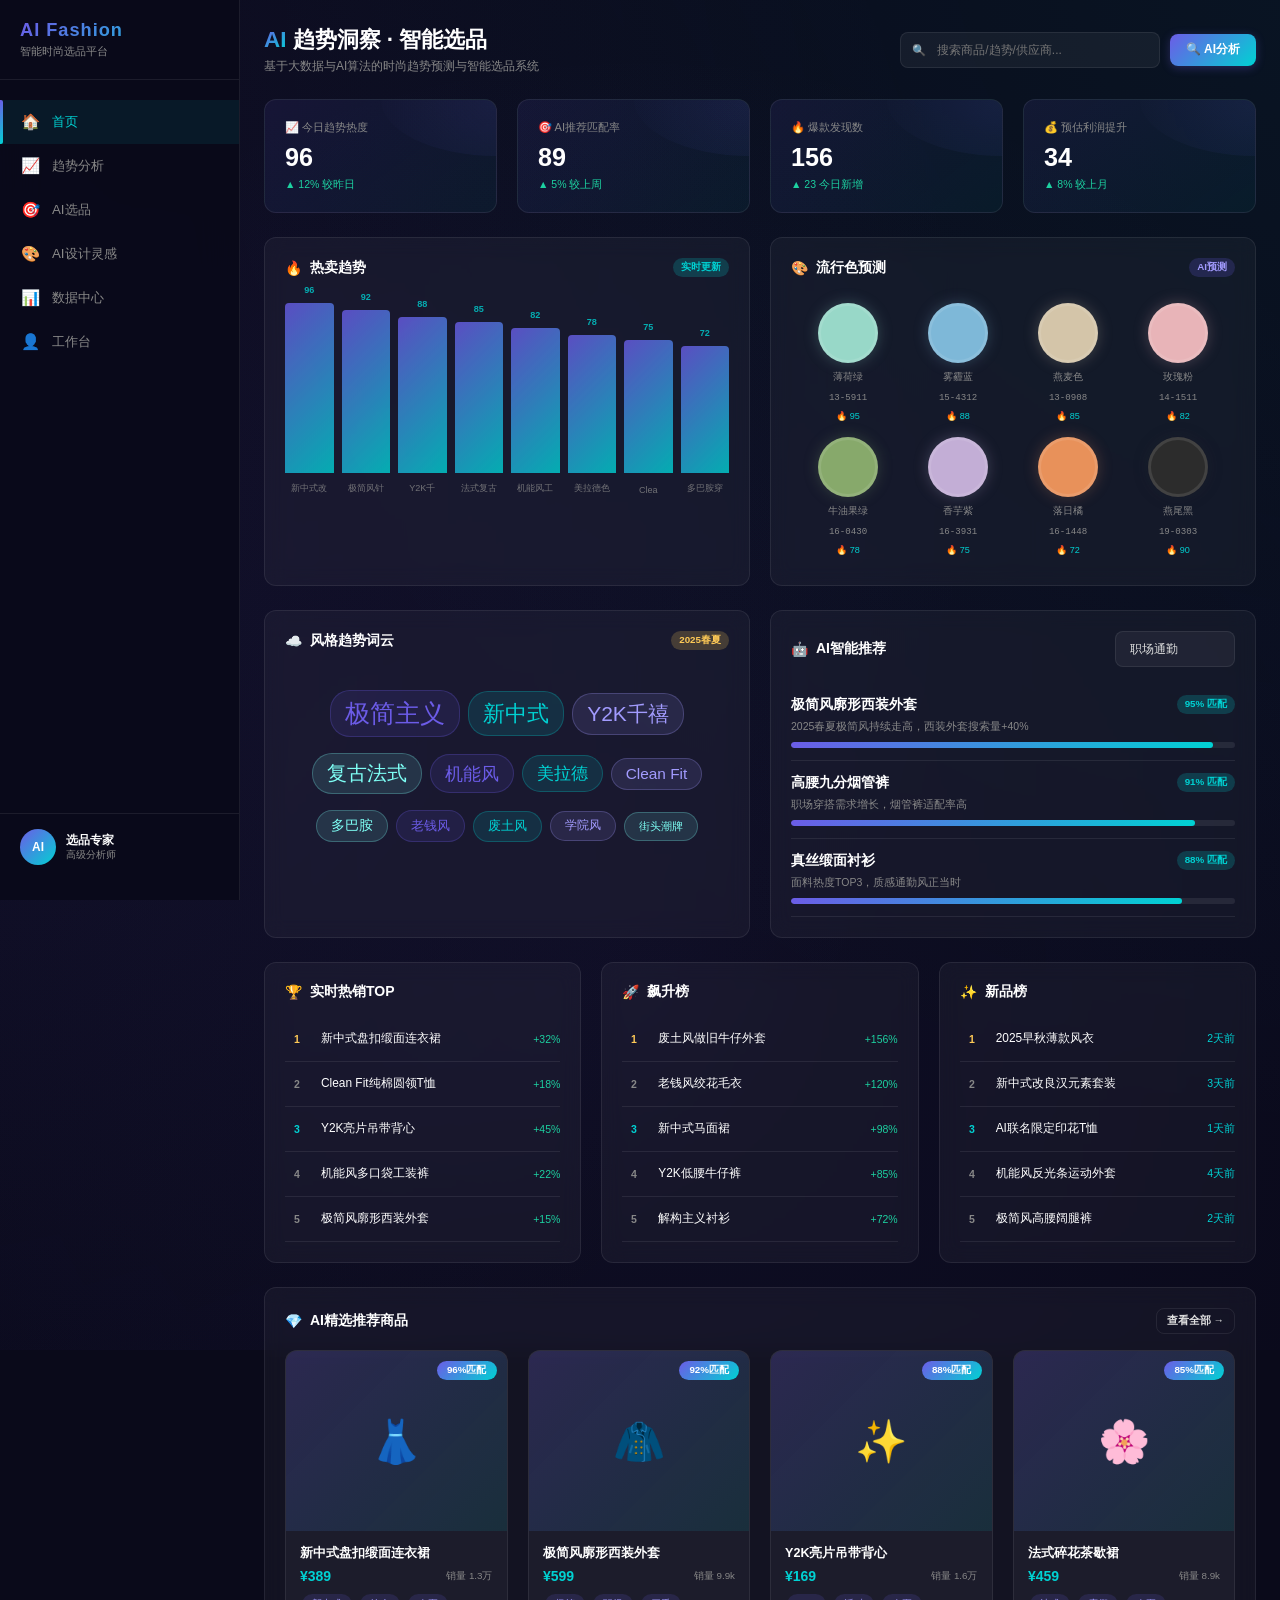
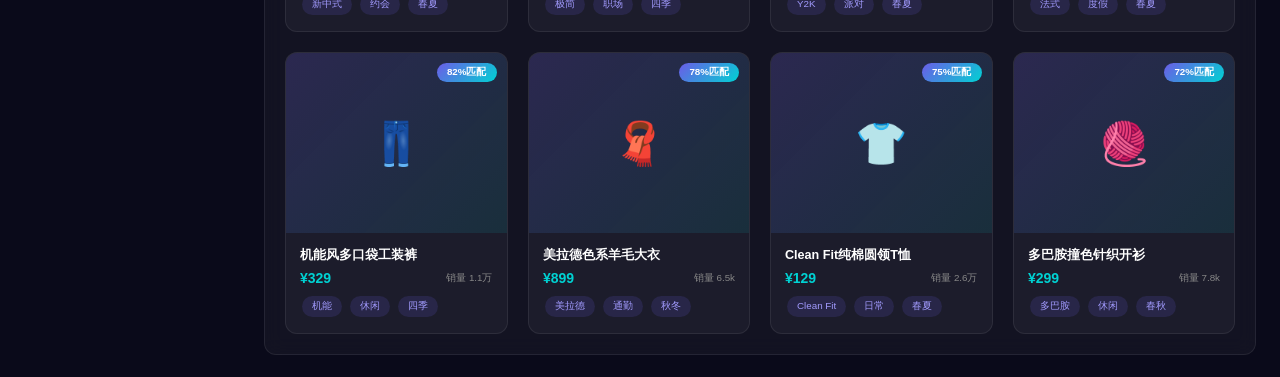
<file: ai-fashion/index.html>
<!DOCTYPE html>
<html lang="zh-CN">
<head>
  <meta charset="UTF-8">
  <meta name="viewport" content="width=device-width, initial-scale=1.0">
  <title>AI Fashion - 智能时尚选品平台</title>
  <link rel="stylesheet" href="css/style.css">
</head>
<body>
  <button class="mobile-toggle">☰</button>
  <div class="overlay"></div>
  <div class="app-layout">
    <aside class="sidebar">
      <div class="sidebar-logo">
        <h1>AI Fashion</h1>
        <p>智能时尚选品平台</p>
      </div>
      <nav class="sidebar-nav" id="nav"></nav>
      <div class="sidebar-footer">
        <div class="avatar">AI</div>
        <div class="user-info">
          <div class="name">选品专家</div>
          <div class="role">高级分析师</div>
        </div>
      </div>
    </aside>

    <main class="main-content">
      <div class="page-header">
        <div>
          <div class="page-title"><span>AI</span> 趋势洞察 · 智能选品</div>
          <div class="page-subtitle">基于大数据与AI算法的时尚趋势预测与智能选品系统</div>
        </div>
        <div class="header-actions">
          <div class="search-box">
            <input class="input" placeholder="搜索商品/趋势/供应商..." style="width:260px">
          </div>
          <button class="btn btn-primary">🔍 AI分析</button>
        </div>
      </div>

      <!-- Stat Cards -->
      <div class="grid grid-4" style="margin-bottom:24px">
        <div class="stat-card fade-in">
          <div class="stat-label">📈 今日趋势热度</div>
          <div class="stat-value" data-count="96">0</div>
          <div class="stat-change up">▲ 12% 较昨日</div>
        </div>
        <div class="stat-card fade-in" style="animation-delay:0.1s">
          <div class="stat-label">🎯 AI推荐匹配率</div>
          <div class="stat-value" data-count="89">0</div>
          <div class="stat-change up">▲ 5% 较上周</div>
        </div>
        <div class="stat-card fade-in" style="animation-delay:0.2s">
          <div class="stat-label">🔥 爆款发现数</div>
          <div class="stat-value" data-count="156">0</div>
          <div class="stat-change up">▲ 23 今日新增</div>
        </div>
        <div class="stat-card fade-in" style="animation-delay:0.3s">
          <div class="stat-label">💰 预估利润提升</div>
          <div class="stat-value" data-count="34">0</div>
          <div class="stat-change up">▲ 8% 较上月</div>
        </div>
      </div>

      <!-- Trend Charts Row -->
      <div class="grid grid-2" style="margin-bottom:24px">
        <!-- Hot Selling Trend -->
        <div class="card">
          <div class="card-header">
            <div class="card-title"><span class="icon">🔥</span> 热卖趋势</div>
            <span class="badge badge-accent">实时更新</span>
          </div>
          <div id="hotTrendChart" class="bar-chart" style="height:180px;margin-bottom:30px"></div>
        </div>

        <!-- Color Prediction -->
        <div class="card">
          <div class="card-header">
            <div class="card-title"><span class="icon">🎨</span> 流行色预测</div>
            <span class="badge badge-primary">AI预测</span>
          </div>
          <div id="colorGrid" style="display:grid;grid-template-columns:repeat(4,1fr);gap:16px;padding:10px"></div>
        </div>
      </div>

      <!-- Style Cloud + Recommendations -->
      <div class="grid grid-2" style="margin-bottom:24px">
        <!-- Style Word Cloud -->
        <div class="card">
          <div class="card-header">
            <div class="card-title"><span class="icon">☁️</span> 风格趋势词云</div>
            <span class="badge badge-warning">2025春夏</span>
          </div>
          <div id="styleCloud" class="tag-cloud" style="min-height:200px"></div>
        </div>

        <!-- AI Recommendations -->
        <div class="card">
          <div class="card-header">
            <div class="card-title"><span class="icon">🤖</span> AI智能推荐</div>
            <select class="select" style="width:120px" id="sceneSelect">
              <option>职场通勤</option>
              <option>度假出游</option>
              <option>日常休闲</option>
            </select>
          </div>
          <div id="recommendations"></div>
        </div>
      </div>

      <!-- Rankings -->
      <div class="grid grid-3" style="margin-bottom:24px">
        <!-- Hot Sales -->
        <div class="card">
          <div class="card-header">
            <div class="card-title"><span class="icon">🏆</span> 实时热销TOP</div>
          </div>
          <div id="hotRanking"></div>
        </div>

        <!-- Rising -->
        <div class="card">
          <div class="card-header">
            <div class="card-title"><span class="icon">🚀</span> 飙升榜</div>
          </div>
          <div id="risingRanking"></div>
        </div>

        <!-- New Arrivals -->
        <div class="card">
          <div class="card-header">
            <div class="card-title"><span class="icon">✨</span> 新品榜</div>
          </div>
          <div id="newArrivalRanking"></div>
        </div>
      </div>

      <!-- Products Grid -->
      <div class="card">
        <div class="card-header">
          <div class="card-title"><span class="icon">💎</span> AI精选推荐商品</div>
          <button class="btn btn-outline btn-sm">查看全部 →</button>
        </div>
        <div class="grid grid-4" id="productGrid"></div>
      </div>
    </main>
  </div>

  <script src="js/common.js"></script>
  <script>
    // Nav
    document.getElementById('nav').innerHTML = getNavHTML('index.html');

    // Animate stat numbers
    document.querySelectorAll('[data-count]').forEach(el => {
      const target = parseInt(el.dataset.count);
      setTimeout(() => Utils.animateNum(el, target), 500);
    });

    // Hot Trend Bar Chart
    (function() {
      const container = document.getElementById('hotTrendChart');
      const data = MOCK_DATA.trends.hotSelling;
      const max = Math.max(...data.map(d => d.score));
      data.forEach(d => {
        const item = document.createElement('div');
        item.className = 'bar-chart-item';
        item.style.height = (d.score / max * 100) + '%';
        item.innerHTML = `<span class="value">${d.score}</span><span class="label">${d.name.slice(0,4)}</span>`;
        container.appendChild(item);
      });
    })();

    // Color Grid
    (function() {
      const grid = document.getElementById('colorGrid');
      MOCK_DATA.trends.colors.slice(0, 8).forEach(c => {
        const swatch = document.createElement('div');
        swatch.className = 'color-swatch';
        swatch.innerHTML = `
          <div class="circle" style="background:${c.hex};box-shadow:0 0 15px ${c.hex}40"></div>
          <div class="name">${c.name}</div>
          <div class="code">${c.pantone}</div>
          <div style="font-size:0.65rem;color:var(--accent)">🔥 ${c.hot}</div>
        `;
        grid.appendChild(swatch);
      });
    })();

    // Style Cloud
    (function() {
      const cloud = document.getElementById('styleCloud');
      MOCK_DATA.trends.styles.forEach(s => {
        const tag = document.createElement('span');
        tag.className = 'tag-cloud-item';
        tag.style.fontSize = s.size + 'rem';
        tag.style.background = s.color + '20';
        tag.style.color = s.color;
        tag.style.borderColor = s.color + '40';
        tag.textContent = s.name;
        cloud.appendChild(tag);
      });
    })();

    // Recommendations
    (function() {
      const container = document.getElementById('recommendations');
      const rec = MOCK_DATA.recommendations[0];
      rec.items.forEach(item => {
        const div = document.createElement('div');
        div.style.cssText = 'padding:12px 0;border-bottom:1px solid var(--border)';
        div.innerHTML = `
          <div style="display:flex;justify-content:space-between;align-items:center;margin-bottom:6px">
            <span style="font-weight:600;color:var(--text-bright)">${item.name}</span>
            <span class="badge badge-accent">${item.match}% 匹配</span>
          </div>
          <div style="font-size:0.75rem;color:var(--text-secondary)">${item.reason}</div>
          <div class="progress-bar" style="margin-top:8px">
            <div class="progress-fill" style="width:${item.match}%"></div>
          </div>
        `;
        container.appendChild(div);
      });
    })();

    // Rankings
    function renderRanking(containerId, data, type) {
      const container = document.getElementById(containerId);
      data.forEach(item => {
        const row = document.createElement('div');
        row.style.cssText = 'display:flex;align-items:center;padding:10px 0;border-bottom:1px solid var(--border);gap:12px';
        const rankColor = item.rank <= 3 ? ['var(--warning)','var(--text-secondary)','var(--accent)'][item.rank-1] : 'var(--text-secondary)';
        row.innerHTML = `
          <span style="width:24px;height:24px;border-radius:50%;background:${rankColor}20;color:${rankColor};display:flex;align-items:center;justify-content:center;font-size:0.75rem;font-weight:700">${item.rank}</span>
          <span style="flex:1;font-size:0.85rem;color:var(--text-bright)">${item.name}</span>
          ${type === 'new' ? `<span style="font-size:0.75rem;color:var(--accent)">${item.days}天前</span>` : `<span style="font-size:0.75rem;color:${item.change.startsWith('+') ? 'var(--success)' : 'var(--danger)'}">${item.change}</span>`}
        `;
        container.appendChild(row);
      });
    }
    renderRanking('hotRanking', MOCK_DATA.rankings.hot);
    renderRanking('risingRanking', MOCK_DATA.rankings.rising);
    renderRanking('newArrivalRanking', MOCK_DATA.rankings.newArrival, 'new');

    // Product Grid
    (function() {
      const grid = document.getElementById('productGrid');
      MOCK_DATA.products.forEach(p => {
        const card = document.createElement('div');
        card.className = 'product-card fade-in';
        card.innerHTML = `
          <div class="image">${p.emoji}<span class="match-badge">${p.match}%匹配</span></div>
          <div class="info">
            <div class="name">${p.name}</div>
            <div class="meta">
              <span class="price">¥${p.price}</span>
              <span style="font-size:0.7rem;color:var(--text-secondary)">销量 ${Utils.formatNum(p.sales)}</span>
            </div>
            <div class="tags">
              <span class="tag">${p.style}</span>
              <span class="tag">${p.scene}</span>
              <span class="tag">${p.season}</span>
            </div>
          </div>
        `;
        grid.appendChild(card);
      });
    })();

    Utils.initSidebar();
  </script>
</body>
</html>
</file>
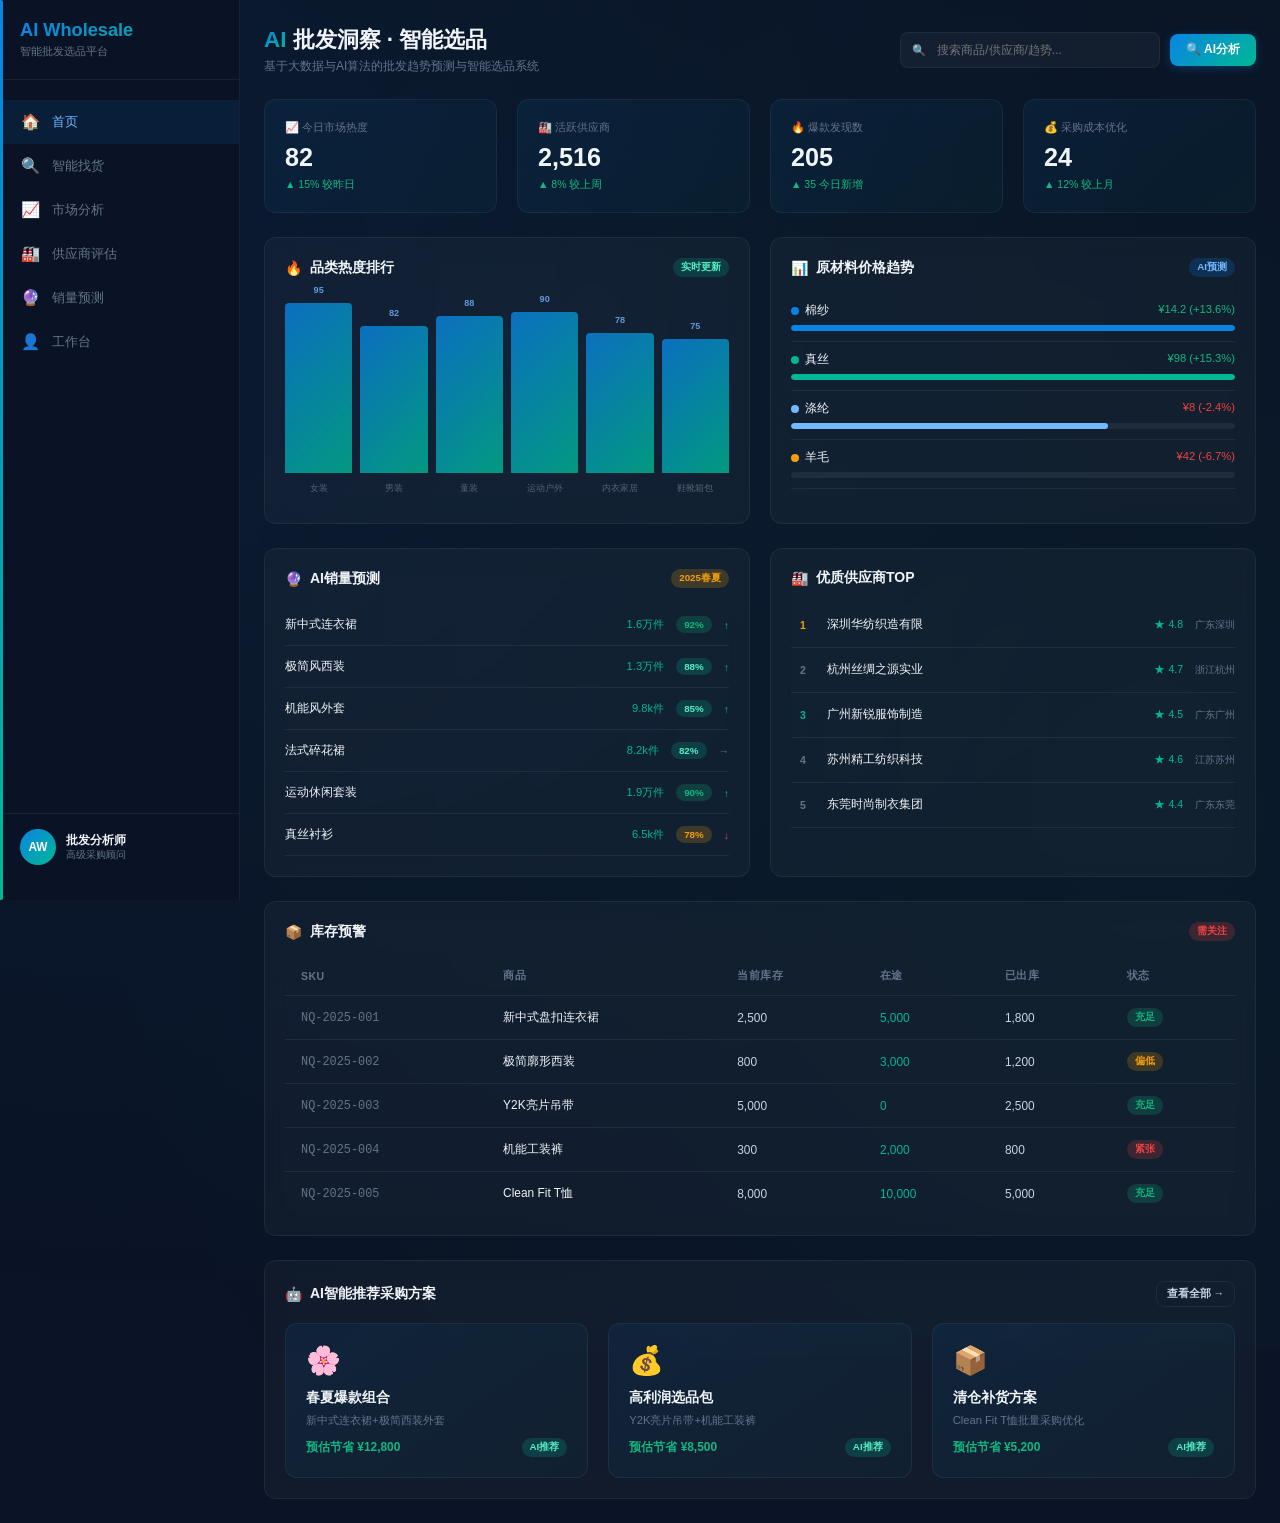
<file: ai-wholesale/index.html>
<!DOCTYPE html>
<html lang="zh-CN">
<head>
  <meta charset="UTF-8">
  <meta name="viewport" content="width=device-width, initial-scale=1.0">
  <title>AI Wholesale - 智能批发选品平台</title>
  <link rel="stylesheet" href="css/style.css">
</head>
<body>
  <button class="mobile-toggle">☰</button>
  <div class="overlay"></div>
  <div class="app-layout">
    <aside class="sidebar">
      <div class="sidebar-logo">
        <h1>AI Wholesale</h1>
        <p>智能批发选品平台</p>
      </div>
      <nav class="sidebar-nav" id="nav"></nav>
      <div class="sidebar-footer">
        <div class="avatar">AW</div>
        <div class="user-info">
          <div class="name">批发分析师</div>
          <div class="role">高级采购顾问</div>
        </div>
      </div>
    </aside>

    <main class="main-content">
      <div class="page-header">
        <div>
          <div class="page-title"><span>AI</span> 批发洞察 · 智能选品</div>
          <div class="page-subtitle">基于大数据与AI算法的批发趋势预测与智能选品系统</div>
        </div>
        <div class="header-actions">
          <div class="search-box">
            <input class="input" placeholder="搜索商品/供应商/趋势..." style="width:260px">
          </div>
          <button class="btn btn-primary">🔍 AI分析</button>
        </div>
      </div>

      <!-- Stat Cards -->
      <div class="grid grid-4" style="margin-bottom:24px">
        <div class="stat-card fade-in">
          <div class="stat-label">📈 今日市场热度</div>
          <div class="stat-value" data-count="94">0</div>
          <div class="stat-change up">▲ 15% 较昨日</div>
        </div>
        <div class="stat-card fade-in" style="animation-delay:0.1s">
          <div class="stat-label">🏭 活跃供应商</div>
          <div class="stat-value" data-count="2860">0</div>
          <div class="stat-change up">▲ 8% 较上周</div>
        </div>
        <div class="stat-card fade-in" style="animation-delay:0.2s">
          <div class="stat-label">🔥 爆款发现数</div>
          <div class="stat-value" data-count="234">0</div>
          <div class="stat-change up">▲ 35 今日新增</div>
        </div>
        <div class="stat-card fade-in" style="animation-delay:0.3s">
          <div class="stat-label">💰 采购成本优化</div>
          <div class="stat-value" data-count="28">0</div>
          <div class="stat-change up">▲ 12% 较上月</div>
        </div>
      </div>

      <!-- Category Heat + Price Trends -->
      <div class="grid grid-2" style="margin-bottom:24px">
        <div class="card">
          <div class="card-header">
            <div class="card-title"><span class="icon">🔥</span> 品类热度排行</div>
            <span class="badge badge-accent">实时更新</span>
          </div>
          <div id="categoryChart" class="bar-chart" style="height:180px;margin-bottom:30px"></div>
        </div>
        <div class="card">
          <div class="card-header">
            <div class="card-title"><span class="icon">📊</span> 原材料价格趋势</div>
            <span class="badge badge-primary">AI预测</span>
          </div>
          <div id="priceTrend"></div>
        </div>
      </div>

      <!-- Forecasts + Supplier Rankings -->
      <div class="grid grid-2" style="margin-bottom:24px">
        <div class="card">
          <div class="card-header">
            <div class="card-title"><span class="icon">🔮</span> AI销量预测</div>
            <span class="badge badge-warning">2025春夏</span>
          </div>
          <div id="forecastList"></div>
        </div>
        <div class="card">
          <div class="card-header">
            <div class="card-title"><span class="icon">🏭</span> 优质供应商TOP</div>
          </div>
          <div id="supplierRanking"></div>
        </div>
      </div>

      <!-- Inventory Alerts -->
      <div class="card" style="margin-bottom:24px">
        <div class="card-header">
          <div class="card-title"><span class="icon">📦</span> 库存预警</div>
          <span class="badge badge-danger">需关注</span>
        </div>
        <div style="overflow-x:auto">
          <table class="data-table" id="inventoryTable">
            <thead><tr><th>SKU</th><th>商品</th><th>当前库存</th><th>在途</th><th>已出库</th><th>状态</th></tr></thead>
            <tbody></tbody>
          </table>
        </div>
      </div>

      <!-- AI Recommendations -->
      <div class="card">
        <div class="card-header">
          <div class="card-title"><span class="icon">🤖</span> AI智能推荐采购方案</div>
          <button class="btn btn-outline btn-sm">查看全部 →</button>
        </div>
        <div class="grid grid-3" id="recommendGrid"></div>
      </div>
    </main>
  </div>

  <script src="js/common.js"></script>
  <script>
    document.getElementById('nav').innerHTML = getNavHTML('index.html');

    // Animate stat numbers
    document.querySelectorAll('[data-count]').forEach(el => {
      const target = parseInt(el.dataset.count);
      setTimeout(() => Utils.animateNum(el, target), 500);
    });

    // Category Chart
    (function() {
      const container = document.getElementById('categoryChart');
      const data = MOCK.categories;
      const max = Math.max(...data.map(d => d.heat));
      data.forEach(d => {
        const item = document.createElement('div');
        item.className = 'bar-chart-item';
        item.style.height = (d.heat / max * 100) + '%';
        item.innerHTML = `<span class="value">${d.heat}</span><span class="label">${d.name.slice(0,4)}</span>`;
        container.appendChild(item);
      });
    })();

    // Price Trend
    (function() {
      const container = document.getElementById('priceTrend');
      const data = MOCK.priceTrends;
      const items = ['cotton', 'silk', 'polyester', 'wool'];
      const labels = { cotton: '棉纱', silk: '真丝', polyester: '涤纶', wool: '羊毛' };
      const colors = ['#0984E3', '#00B894', '#74B9FF', '#F59E0B'];
      items.forEach((key, idx) => {
        const values = data.map(d => d[key]);
        const max = Math.max(...values);
        const min = Math.min(...values);
        const latest = values[values.length - 1];
        const change = ((latest - values[0]) / values[0] * 100).toFixed(1);
        const row = document.createElement('div');
        row.style.cssText = 'padding:10px 0;border-bottom:1px solid var(--border)';
        row.innerHTML = `
          <div style="display:flex;justify-content:space-between;margin-bottom:6px">
            <span style="font-size:0.85rem;color:var(--text-bright);display:flex;align-items:center;gap:6px">
              <span style="width:8px;height:8px;border-radius:50%;background:${colors[idx]}"></span>
              ${labels[key]}
            </span>
            <span style="font-size:0.8rem;color:${change >= 0 ? 'var(--success)' : 'var(--danger)'}">¥${latest} (${change >= 0 ? '+' : ''}${change}%)</span>
          </div>
          <div class="progress-bar"><div class="progress-fill" style="width:${(latest - min) / (max - min) * 100}%;background:${colors[idx]}"></div></div>
        `;
        container.appendChild(row);
      });
    })();

    // Forecasts
    (function() {
      const container = document.getElementById('forecastList');
      MOCK.forecasts.forEach(f => {
        const row = document.createElement('div');
        row.style.cssText = 'display:flex;align-items:center;padding:12px 0;border-bottom:1px solid var(--border);gap:12px';
        row.innerHTML = `
          <span style="flex:1;font-size:0.85rem;color:var(--text-bright)">${f.category}</span>
          <span style="font-size:0.8rem;color:var(--accent)">${Utils.formatNum(f.predicted)}件</span>
          <span class="badge ${f.confidence >= 90 ? 'badge-success' : f.confidence >= 80 ? 'badge-accent' : 'badge-warning'}">${f.confidence}%</span>
          <span style="font-size:0.75rem;color:${f.trend === 'up' ? 'var(--success)' : f.trend === 'down' ? 'var(--danger)' : 'var(--text-secondary)'}">${f.trend === 'up' ? '↑' : f.trend === 'down' ? '↓' : '→'}</span>
        `;
        container.appendChild(row);
      });
    })();

    // Supplier Ranking
    (function() {
      const container = document.getElementById('supplierRanking');
      MOCK.suppliers.slice(0, 5).forEach((s, i) => {
        const row = document.createElement('div');
        row.style.cssText = 'display:flex;align-items:center;padding:10px 0;border-bottom:1px solid var(--border);gap:12px';
        const rankColor = i < 3 ? ['var(--warning)', 'var(--text-secondary)', 'var(--accent)'][i] : 'var(--text-secondary)';
        row.innerHTML = `
          <span style="width:24px;height:24px;border-radius:50%;background:${rankColor}20;color:${rankColor};display:flex;align-items:center;justify-content:center;font-size:0.75rem;font-weight:700">${i+1}</span>
          <span style="flex:1;font-size:0.85rem;color:var(--text-bright)">${s.name.slice(0,8)}</span>
          <span style="font-size:0.75rem;color:var(--accent)">★ ${s.rating}</span>
          <span style="font-size:0.7rem;color:var(--text-secondary)">${s.location}</span>
        `;
        container.appendChild(row);
      });
    })();

    // Inventory Table
    (function() {
      const tbody = document.querySelector('#inventoryTable tbody');
      MOCK.inventory.forEach(item => {
        const statusColor = item.status === '充足' ? 'badge-success' : item.status === '偏低' ? 'badge-warning' : 'badge-danger';
        const tr = document.createElement('tr');
        tr.innerHTML = `
          <td style="font-family:monospace;color:var(--text-secondary)">${item.sku}</td>
          <td style="color:var(--text-bright)">${item.name}</td>
          <td>${item.stock.toLocaleString()}</td>
          <td style="color:var(--accent)">${item.inbound.toLocaleString()}</td>
          <td>${item.outbound.toLocaleString()}</td>
          <td><span class="badge ${statusColor}">${item.status}</span></td>
        `;
        tbody.appendChild(tr);
      });
    })();

    // Recommendations
    (function() {
      const grid = document.getElementById('recommendGrid');
      const recs = [
        { title: '春夏爆款组合', desc: '新中式连衣裙+极简西装外套', saving: '¥12,800', emoji: '🌸' },
        { title: '高利润选品包', desc: 'Y2K亮片吊带+机能工装裤', saving: '¥8,500', emoji: '💰' },
        { title: '清仓补货方案', desc: 'Clean Fit T恤批量采购优化', saving: '¥5,200', emoji: '📦' }
      ];
      recs.forEach(r => {
        const card = document.createElement('div');
        card.style.cssText = 'background:var(--gradient-card);border:1px solid var(--border);border-radius:var(--radius);padding:20px;cursor:pointer;transition:var(--transition)';
        card.innerHTML = `
          <div style="font-size:2rem;margin-bottom:12px">${r.emoji}</div>
          <div style="font-weight:700;color:var(--text-bright);margin-bottom:6px">${r.title}</div>
          <div style="font-size:0.8rem;color:var(--text-secondary);margin-bottom:10px">${r.desc}</div>
          <div style="display:flex;justify-content:space-between;align-items:center">
            <span style="font-size:0.85rem;font-weight:700;color:var(--success)">预估节省 ${r.saving}</span>
            <span class="badge badge-accent">AI推荐</span>
          </div>
        `;
        grid.appendChild(card);
      });
    })();

    Utils.initSidebar();
  </script>
</body>
</html>
</file>
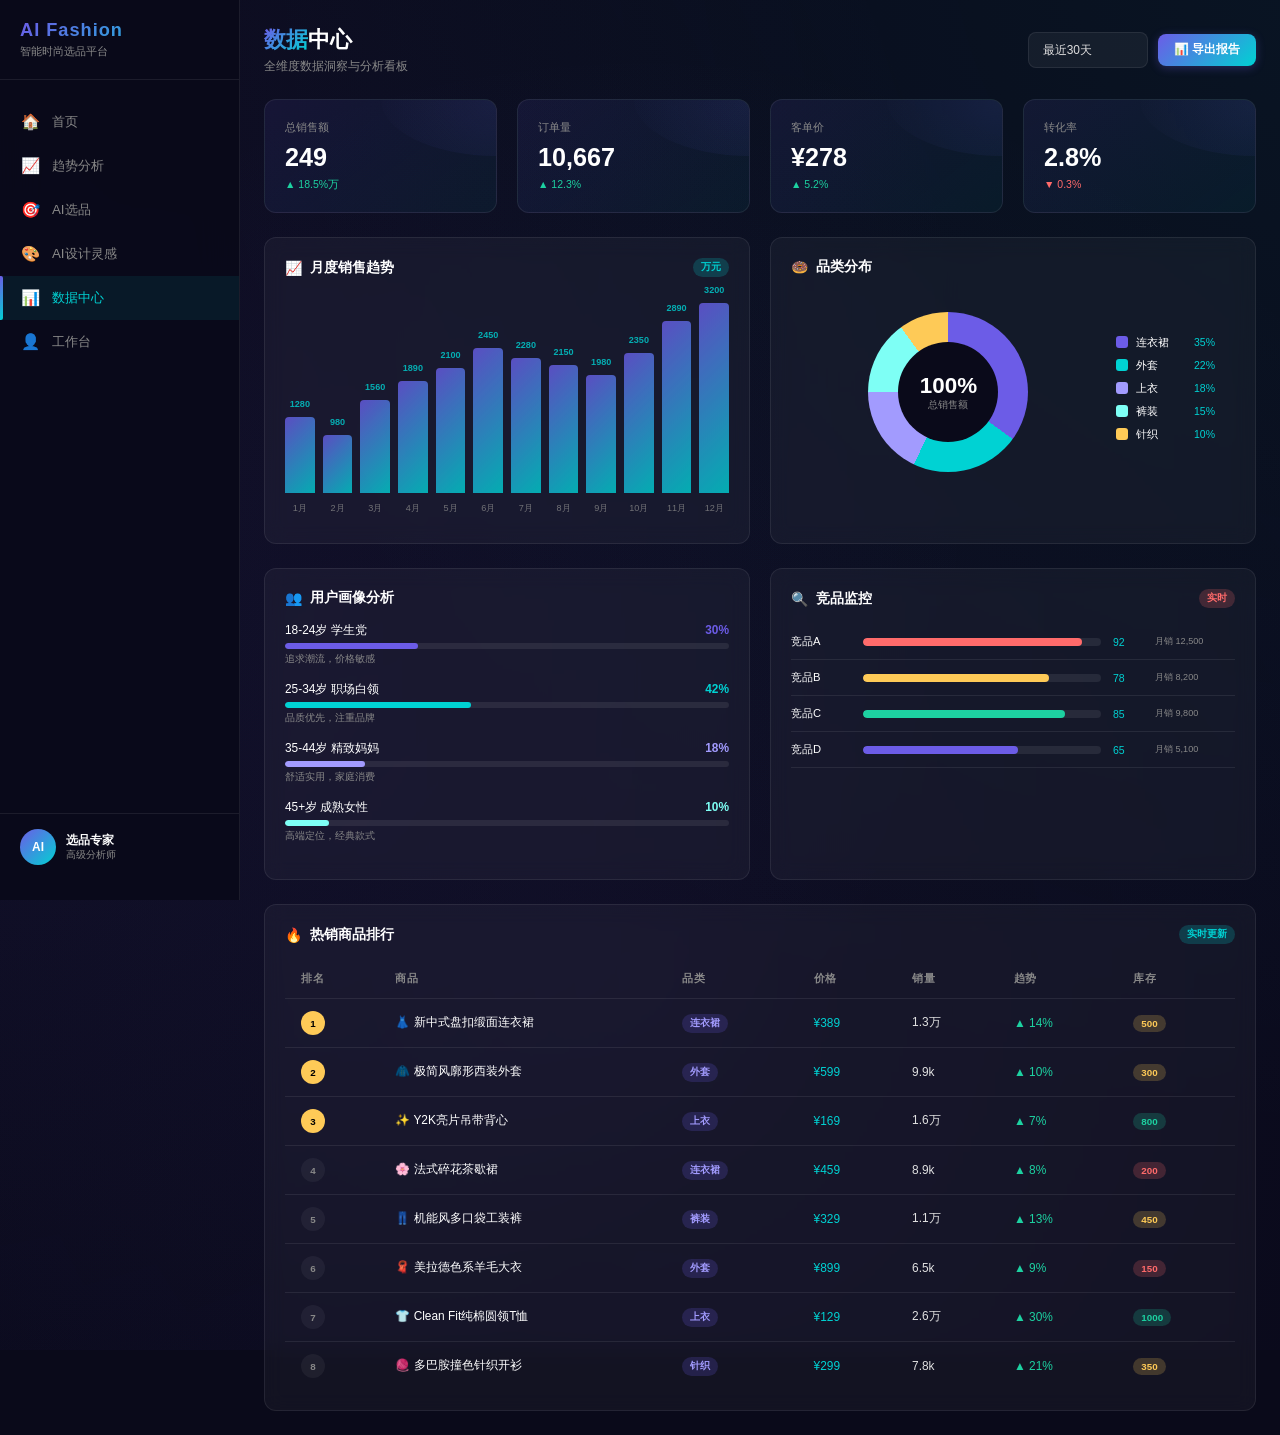
<file: ai-fashion/data.html>
<!DOCTYPE html>
<html lang="zh-CN">
<head>
  <meta charset="UTF-8">
  <meta name="viewport" content="width=device-width, initial-scale=1.0">
  <title>数据中心 - AI Fashion</title>
  <link rel="stylesheet" href="css/style.css">
  <style>
    .chart-container { position:relative; }
    .donut { width:160px;height:160px;border-radius:50%;position:relative;margin:0 auto; }
    .donut-center { position:absolute;inset:30px;background:var(--bg-dark);border-radius:50%;display:flex;align-items:center;justify-content:center;flex-direction:column; }
    .donut-center .val { font-size:1.6rem;font-weight:800;color:var(--text-bright); }
    .donut-center .lbl { font-size:0.7rem;color:var(--text-secondary); }
    .competitor-bar { display:flex;align-items:center;gap:12px;padding:10px 0;border-bottom:1px solid var(--border); }
    .competitor-bar .bar-bg { flex:1;height:8px;background:rgba(255,255,255,0.08);border-radius:4px;overflow:hidden; }
    .competitor-bar .bar-fill { height:100%;border-radius:4px;transition:width 1s ease; }
  </style>
</head>
<body>
  <button class="mobile-toggle">☰</button>
  <div class="overlay"></div>
  <div class="app-layout">
    <aside class="sidebar">
      <div class="sidebar-logo"><h1>AI Fashion</h1><p>智能时尚选品平台</p></div>
      <nav class="sidebar-nav" id="nav"></nav>
      <div class="sidebar-footer">
        <div class="avatar">AI</div>
        <div class="user-info"><div class="name">选品专家</div><div class="role">高级分析师</div></div>
      </div>
    </aside>

    <main class="main-content">
      <div class="page-header">
        <div>
          <div class="page-title"><span>数据</span>中心</div>
          <div class="page-subtitle">全维度数据洞察与分析看板</div>
        </div>
        <div class="header-actions">
          <select class="select" style="width:120px">
            <option>最近7天</option>
            <option selected>最近30天</option>
            <option>最近90天</option>
          </select>
          <button class="btn btn-primary">📊 导出报告</button>
        </div>
      </div>

      <!-- Stats Row -->
      <div class="grid grid-4" style="margin-bottom:24px">
        <div class="stat-card"><div class="stat-label">总销售额</div><div class="stat-value" data-count="289">0</div><div class="stat-change up">▲ 18.5%万</div></div>
        <div class="stat-card"><div class="stat-label">订单量</div><div class="stat-value" data-count="12580">0</div><div class="stat-change up">▲ 12.3%</div></div>
        <div class="stat-card"><div class="stat-label">客单价</div><div class="stat-value">¥<span data-count="328">0</span></div><div class="stat-change up">▲ 5.2%</div></div>
        <div class="stat-card"><div class="stat-label">转化率</div><div class="stat-value"><span data-count="3">0</span>.8%</div><div class="stat-change down">▼ 0.3%</div></div>
      </div>

      <!-- Charts Row -->
      <div class="grid grid-2" style="margin-bottom:24px">
        <!-- Monthly Sales Chart -->
        <div class="card">
          <div class="card-header">
            <div class="card-title"><span class="icon">📈</span> 月度销售趋势</div>
            <span class="badge badge-accent">万元</span>
          </div>
          <div id="monthlyChart" class="bar-chart" style="height:200px;margin-bottom:30px"></div>
        </div>

        <!-- Category Donut -->
        <div class="card">
          <div class="card-header">
            <div class="card-title"><span class="icon">🍩</span> 品类分布</div>
          </div>
          <div style="display:flex;align-items:center;gap:30px;justify-content:center;padding:20px">
            <div id="categoryDonut" class="donut" style="background:conic-gradient(#6C5CE7 0% 35%, #00D2D3 35% 57%, #a29bfe 57% 75%, #7efff5 75% 90%, #feca57 90% 100%)">
              <div class="donut-center">
                <div class="val">100%</div>
                <div class="lbl">总销售额</div>
              </div>
            </div>
            <div id="categoryLegend"></div>
          </div>
        </div>
      </div>

      <!-- User Profile + Competitor -->
      <div class="grid grid-2" style="margin-bottom:24px">
        <!-- User Profile -->
        <div class="card">
          <div class="card-header">
            <div class="card-title"><span class="icon">👥</span> 用户画像分析</div>
          </div>
          <div id="userProfile"></div>
        </div>

        <!-- Competitor Monitor -->
        <div class="card">
          <div class="card-header">
            <div class="card-title"><span class="icon">🔍</span> 竞品监控</div>
            <span class="badge badge-danger">实时</span>
          </div>
          <div id="competitorMonitor"></div>
        </div>
      </div>

      <!-- Hot Products Table -->
      <div class="card">
        <div class="card-header">
          <div class="card-title"><span class="icon">🔥</span> 热销商品排行</div>
          <div style="display:flex;gap:6px">
            <span class="badge badge-accent">实时更新</span>
          </div>
        </div>
        <div style="overflow-x:auto">
          <table class="data-table" id="hotTable">
            <thead>
              <tr><th>排名</th><th>商品</th><th>品类</th><th>价格</th><th>销量</th><th>趋势</th><th>库存</th></tr>
            </thead>
            <tbody></tbody>
          </table>
        </div>
      </div>
    </main>
  </div>

  <script src="js/common.js"></script>
  <script>
    document.getElementById('nav').innerHTML = getNavHTML('data.html');

    // Animate numbers
    document.querySelectorAll('[data-count]').forEach(el => {
      const target = parseInt(el.dataset.count);
      setTimeout(() => Utils.animateNum(el, target), 500);
    });

    // Monthly Chart
    (function() {
      const container = document.getElementById('monthlyChart');
      const data = MOCK_DATA.salesData.monthly;
      const max = Math.max(...data.map(d => d.value));
      data.forEach(d => {
        const item = document.createElement('div');
        item.className = 'bar-chart-item';
        item.style.height = (d.value / max * 100) + '%';
        item.innerHTML = `<span class="value">${d.value}</span><span class="label">${d.month}</span>`;
        container.appendChild(item);
      });
    })();

    // Category Legend
    (function() {
      const container = document.getElementById('categoryLegend');
      const colors = ['#6C5CE7','#00D2D3','#a29bfe','#7efff5','#feca57'];
      MOCK_DATA.salesData.categories.forEach((c, i) => {
        const row = document.createElement('div');
        row.style.cssText = 'display:flex;align-items:center;gap:8px;margin-bottom:8px';
        row.innerHTML = `
          <div style="width:12px;height:12px;border-radius:3px;background:${colors[i]}"></div>
          <span style="font-size:0.8rem;color:var(--text-bright);min-width:50px">${c.name}</span>
          <span style="font-size:0.75rem;color:var(--accent)">${c.value}%</span>
        `;
        container.appendChild(row);
      });
    })();

    // User Profile
    (function() {
      const container = document.getElementById('userProfile');
      const profiles = [
        { label: '18-24岁 学生党', value: 30, color: '#6C5CE7', desc: '追求潮流，价格敏感' },
        { label: '25-34岁 职场白领', value: 42, color: '#00D2D3', desc: '品质优先，注重品牌' },
        { label: '35-44岁 精致妈妈', value: 18, color: '#a29bfe', desc: '舒适实用，家庭消费' },
        { label: '45+岁 成熟女性', value: 10, color: '#7efff5', desc: '高端定位，经典款式' }
      ];
      profiles.forEach(p => {
        const row = document.createElement('div');
        row.style.cssText = 'margin-bottom:16px';
        row.innerHTML = `
          <div style="display:flex;justify-content:space-between;margin-bottom:4px">
            <span style="font-size:0.85rem;color:var(--text-bright)">${p.label}</span>
            <span style="font-size:0.85rem;font-weight:700;color:${p.color}">${p.value}%</span>
          </div>
          <div class="progress-bar" style="margin-bottom:4px">
            <div class="progress-fill" style="width:${p.value}%;background:${p.color}"></div>
          </div>
          <div style="font-size:0.7rem;color:var(--text-secondary)">${p.desc}</div>
        `;
        container.appendChild(row);
      });
    })();

    // Competitor Monitor
    (function() {
      const container = document.getElementById('competitorMonitor');
      const comps = [
        { name: '竞品A', score: 92, color: '#ff6b6b', metric: '月销 12,500' },
        { name: '竞品B', score: 78, color: '#feca57', metric: '月销 8,200' },
        { name: '竞品C', score: 85, color: '#1dd1a1', metric: '月销 9,800' },
        { name: '竞品D', score: 65, color: '#6C5CE7', metric: '月销 5,100' }
      ];
      comps.forEach(c => {
        const row = document.createElement('div');
        row.className = 'competitor-bar';
        row.innerHTML = `
          <span style="min-width:60px;font-size:0.8rem;color:var(--text-bright)">${c.name}</span>
          <div class="bar-bg"><div class="bar-fill" style="width:${c.score}%;background:${c.color}"></div></div>
          <span style="font-size:0.75rem;color:var(--accent);min-width:30px">${c.score}</span>
          <span style="font-size:0.65rem;color:var(--text-secondary);min-width:80px">${c.metric}</span>
        `;
        container.appendChild(row);
      });
    })();

    // Hot Table
    (function() {
      const tbody = document.querySelector('#hotTable tbody');
      MOCK_DATA.products.forEach((p, i) => {
        const tr = document.createElement('tr');
        tr.innerHTML = `
          <td><span style="width:24px;height:24px;border-radius:50%;background:${i<3?'var(--warning)':'rgba(255,255,255,0.05)'};color:${i<3?'#000':'var(--text-secondary)'};display:inline-flex;align-items:center;justify-content:center;font-size:0.7rem;font-weight:700">${i+1}</span></td>
          <td style="color:var(--text-bright)">${p.emoji} ${p.name}</td>
          <td><span class="badge badge-primary">${p.category}</span></td>
          <td style="color:var(--accent)">¥${p.price}</td>
          <td>${Utils.formatNum(p.sales)}</td>
          <td><span style="color:var(--success)">▲ ${Utils.rand(5,30)}%</span></td>
          <td><span class="badge ${p.stock>500?'badge-success':p.stock>200?'badge-warning':'badge-danger'}">${p.stock}</span></td>
        `;
        tbody.appendChild(tr);
      });
    })();

    Utils.initSidebar();
  </script>
</body>
</html>
</file>
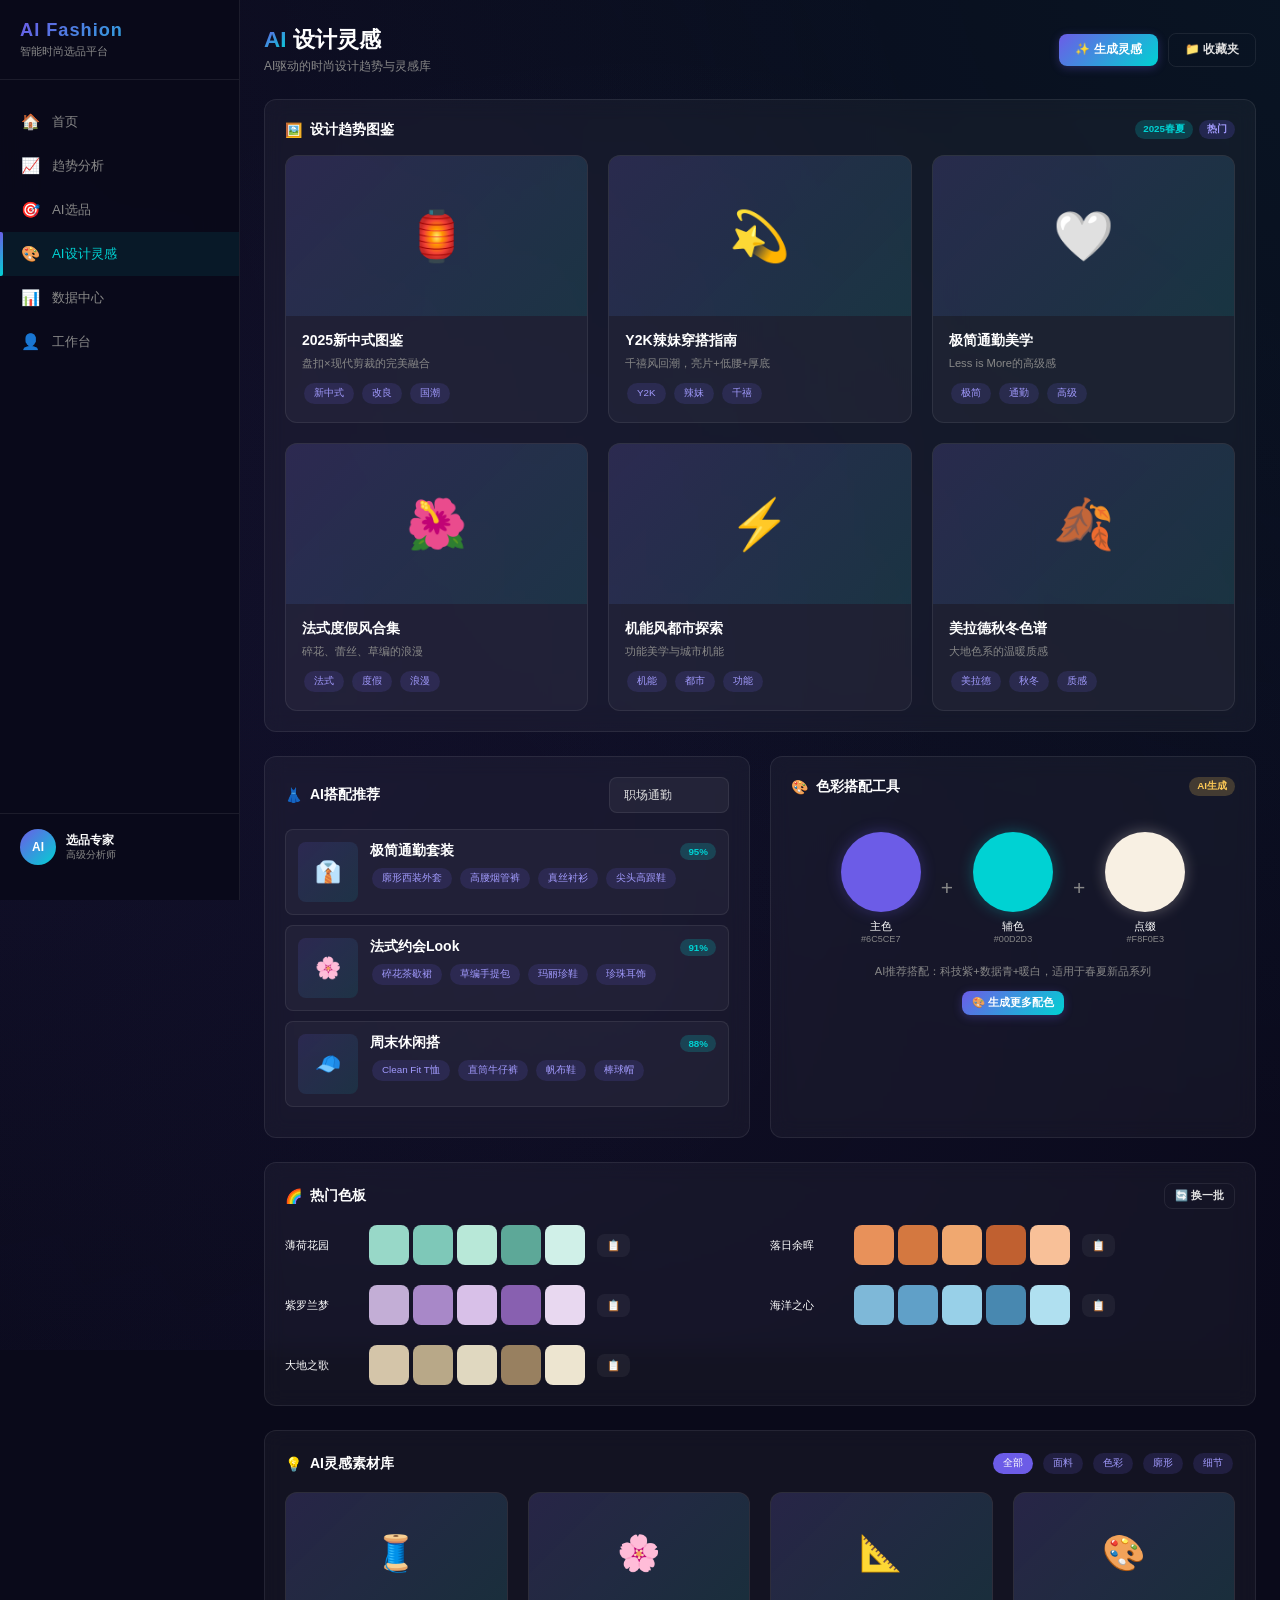
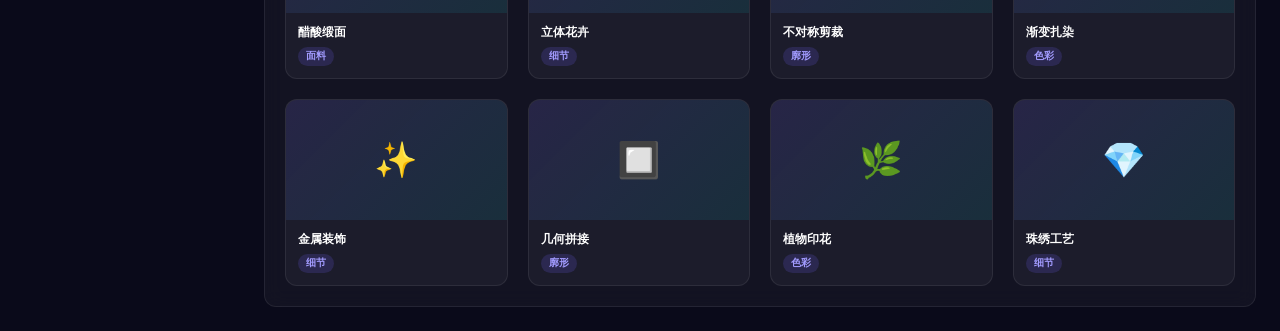
<file: ai-fashion/design.html>
<!DOCTYPE html>
<html lang="zh-CN">
<head>
  <meta charset="UTF-8">
  <meta name="viewport" content="width=device-width, initial-scale=1.0">
  <title>AI设计灵感 - AI Fashion</title>
  <link rel="stylesheet" href="css/style.css">
  <style>
    .design-card { background:var(--bg-card);border:1px solid var(--border);border-radius:var(--radius);overflow:hidden;transition:var(--transition);cursor:pointer; }
    .design-card:hover { transform:translateY(-4px);box-shadow:var(--shadow);border-color:rgba(108,92,231,0.3); }
    .design-card .visual { height:160px;background:linear-gradient(135deg,rgba(108,92,231,0.15),rgba(0,210,211,0.1));display:flex;align-items:center;justify-content:center;font-size:3.5rem;position:relative; }
    .design-card .body { padding:16px; }
    .design-card .title { font-weight:700;color:var(--text-bright);margin-bottom:6px; }
    .design-card .desc { font-size:0.8rem;color:var(--text-secondary);margin-bottom:10px; }
    .color-wheel { width:200px;height:200px;border-radius:50%;background:conic-gradient(#ff6b6b,#feca57,#1dd1a1,#00D2D3,#6C5CE7,#a29bfe,#ff6b6b);position:relative;margin:0 auto;cursor:pointer; }
    .color-wheel-inner { position:absolute;inset:40px;background:var(--bg-dark);border-radius:50%;display:flex;align-items:center;justify-content:center;flex-direction:column; }
    .palette-row { display:flex;gap:4px;margin-bottom:12px;align-items:center; }
    .palette-swatch { width:40px;height:40px;border-radius:8px;cursor:pointer;transition:var(--transition);border:2px solid transparent; }
    .palette-swatch:hover { transform:scale(1.15);border-color:#fff; }
    .match-item { display:flex;gap:12px;padding:12px;background:var(--bg-card);border:1px solid var(--border);border-radius:var(--radius-sm);margin-bottom:10px; }
    .match-item .preview { width:60px;height:60px;border-radius:8px;display:flex;align-items:center;justify-content:center;font-size:1.5rem;flex-shrink:0; }
  </style>
</head>
<body>
  <button class="mobile-toggle">☰</button>
  <div class="overlay"></div>
  <div class="app-layout">
    <aside class="sidebar">
      <div class="sidebar-logo"><h1>AI Fashion</h1><p>智能时尚选品平台</p></div>
      <nav class="sidebar-nav" id="nav"></nav>
      <div class="sidebar-footer">
        <div class="avatar">AI</div>
        <div class="user-info"><div class="name">选品专家</div><div class="role">高级分析师</div></div>
      </div>
    </aside>

    <main class="main-content">
      <div class="page-header">
        <div>
          <div class="page-title"><span>AI</span> 设计灵感</div>
          <div class="page-subtitle">AI驱动的时尚设计趋势与灵感库</div>
        </div>
        <div class="header-actions">
          <button class="btn btn-primary">✨ 生成灵感</button>
          <button class="btn btn-outline">📁 收藏夹</button>
        </div>
      </div>

      <!-- Design Trend Cards -->
      <div class="card" style="margin-bottom:24px">
        <div class="card-header">
          <div class="card-title"><span class="icon">🖼️</span> 设计趋势图鉴</div>
          <div style="display:flex;gap:6px">
            <span class="badge badge-accent">2025春夏</span>
            <span class="badge badge-primary">热门</span>
          </div>
        </div>
        <div class="grid grid-3" id="designGrid"></div>
      </div>

      <!-- AI Mix & Match -->
      <div class="grid grid-2" style="margin-bottom:24px">
        <div class="card">
          <div class="card-header">
            <div class="card-title"><span class="icon">👗</span> AI搭配推荐</div>
            <select class="select" style="width:120px">
              <option>职场通勤</option>
              <option>约会出行</option>
              <option>休闲日常</option>
              <option>度假旅游</option>
            </select>
          </div>
          <div id="mixMatch"></div>
        </div>

        <div class="card">
          <div class="card-header">
            <div class="card-title"><span class="icon">🎨</span> 色彩搭配工具</div>
            <span class="badge badge-warning">AI生成</span>
          </div>
          <div id="colorTool"></div>
        </div>
      </div>

      <!-- Color Palettes -->
      <div class="card" style="margin-bottom:24px">
        <div class="card-header">
          <div class="card-title"><span class="icon">🌈</span> 热门色板</div>
          <button class="btn btn-outline btn-sm">🔄 换一批</button>
        </div>
        <div class="grid grid-2" id="paletteGrid"></div>
      </div>

      <!-- Inspiration Gallery -->
      <div class="card">
        <div class="card-header">
          <div class="card-title"><span class="icon">💡</span> AI灵感素材库</div>
          <div style="display:flex;gap:6px">
            <span class="tag active">全部</span>
            <span class="tag">面料</span>
            <span class="tag">色彩</span>
            <span class="tag">廓形</span>
            <span class="tag">细节</span>
          </div>
        </div>
        <div class="grid grid-4" id="inspirationGrid"></div>
      </div>
    </main>
  </div>

  <script src="js/common.js"></script>
  <script>
    document.getElementById('nav').innerHTML = getNavHTML('design.html');

    // Design Cards
    (function() {
      const grid = document.getElementById('designGrid');
      MOCK_DATA.designs.forEach(d => {
        const card = document.createElement('div');
        card.className = 'design-card fade-in';
        card.innerHTML = `
          <div class="visual">${d.emoji}</div>
          <div class="body">
            <div class="title">${d.title}</div>
            <div class="desc">${d.desc}</div>
            <div style="display:flex;gap:4px;flex-wrap:wrap">
              ${d.tags.map(t => `<span class="tag">${t}</span>`).join('')}
            </div>
          </div>
        `;
        grid.appendChild(card);
      });
    })();

    // Mix & Match
    (function() {
      const container = document.getElementById('mixMatch');
      const outfits = [
        { name: '极简通勤套装', items: ['廓形西装外套','高腰烟管裤','真丝衬衫','尖头高跟鞋'], emoji: '👔', match: 95 },
        { name: '法式约会Look', items: ['碎花茶歇裙','草编手提包','玛丽珍鞋','珍珠耳饰'], emoji: '🌸', match: 91 },
        { name: '周末休闲搭', items: ['Clean Fit T恤','直筒牛仔裤','帆布鞋','棒球帽'], emoji: '🧢', match: 88 }
      ];
      outfits.forEach(o => {
        const div = document.createElement('div');
        div.className = 'match-item';
        div.innerHTML = `
          <div class="preview" style="background:linear-gradient(135deg,rgba(108,92,231,0.15),rgba(0,210,211,0.1))">${o.emoji}</div>
          <div style="flex:1">
            <div style="display:flex;justify-content:space-between;align-items:center;margin-bottom:6px">
              <span style="font-weight:600;color:var(--text-bright)">${o.name}</span>
              <span class="badge badge-accent">${o.match}%</span>
            </div>
            <div style="display:flex;gap:4px;flex-wrap:wrap">
              ${o.items.map(i => `<span class="tag">${i}</span>`).join('')}
            </div>
          </div>
        `;
        container.appendChild(div);
      });
    })();

    // Color Tool
    (function() {
      const container = document.getElementById('colorTool');
      container.innerHTML = `
        <div style="display:flex;gap:20px;align-items:center;flex-wrap:wrap;justify-content:center;padding:20px">
          <div style="text-align:center">
            <div style="width:80px;height:80px;border-radius:50%;background:#6C5CE7;margin:0 auto 8px;box-shadow:0 0 15px #6C5CE750"></div>
            <div style="font-size:0.75rem;color:var(--text-bright)">主色</div>
            <div style="font-size:0.65rem;color:var(--text-secondary)">#6C5CE7</div>
          </div>
          <div style="font-size:1.5rem;color:var(--text-secondary)">+</div>
          <div style="text-align:center">
            <div style="width:80px;height:80px;border-radius:50%;background:#00D2D3;margin:0 auto 8px;box-shadow:0 0 15px #00D2D350"></div>
            <div style="font-size:0.75rem;color:var(--text-bright)">辅色</div>
            <div style="font-size:0.65rem;color:var(--text-secondary)">#00D2D3</div>
          </div>
          <div style="font-size:1.5rem;color:var(--text-secondary)">+</div>
          <div style="text-align:center">
            <div style="width:80px;height:80px;border-radius:50%;background:#F8F0E3;margin:0 auto 8px;box-shadow:0 0 15px #F8F0E350"></div>
            <div style="font-size:0.75rem;color:var(--text-bright)">点缀</div>
            <div style="font-size:0.65rem;color:var(--text-secondary)">#F8F0E3</div>
          </div>
        </div>
        <div style="text-align:center;padding:0 20px 10px">
          <p style="font-size:0.8rem;color:var(--text-secondary);margin-bottom:12px">AI推荐搭配：科技紫+数据青+暖白，适用于春夏新品系列</p>
          <button class="btn btn-primary btn-sm">🎨 生成更多配色</button>
        </div>
      `;
    })();

    // Color Palettes
    (function() {
      const grid = document.getElementById('paletteGrid');
      MOCK_DATA.palettes.forEach(p => {
        const row = document.createElement('div');
        row.className = 'palette-row';
        row.style.marginBottom = '0';
        row.innerHTML = `
          <span style="min-width:80px;font-size:0.8rem;color:var(--text-bright)">${p.name}</span>
          ${p.colors.map(c => `<div class="palette-swatch" style="background:${c}" title="${c}"></div>`).join('')}
          <button class="btn btn-ghost btn-sm" style="margin-left:8px">📋</button>
        `;
        grid.appendChild(row);
      });
    })();

    // Inspiration Grid
    (function() {
      const grid = document.getElementById('inspirationGrid');
      const items = [
        { emoji: '🧵', label: '醋酸缎面', category: '面料' },
        { emoji: '🌸', label: '立体花卉', category: '细节' },
        { emoji: '📐', label: '不对称剪裁', category: '廓形' },
        { emoji: '🎨', label: '渐变扎染', category: '色彩' },
        { emoji: '✨', label: '金属装饰', category: '细节' },
        { emoji: '🔲', label: '几何拼接', category: '廓形' },
        { emoji: '🌿', label: '植物印花', category: '色彩' },
        { emoji: '💎', label: '珠绣工艺', category: '细节' }
      ];
      items.forEach(item => {
        const card = document.createElement('div');
        card.className = 'design-card';
        card.innerHTML = `
          <div class="visual" style="height:120px;font-size:2.5rem">${item.emoji}</div>
          <div class="body" style="padding:12px">
            <div style="font-weight:600;color:var(--text-bright);font-size:0.85rem">${item.label}</div>
            <span class="badge badge-primary" style="margin-top:6px">${item.category}</span>
          </div>
        `;
        grid.appendChild(card);
      });
    })();

    // Tag toggle
    document.querySelectorAll('.tag').forEach(tag => {
      tag.addEventListener('click', function() {
        const siblings = this.parentElement.querySelectorAll('.tag');
        siblings.forEach(t => t.classList.remove('active'));
        this.classList.add('active');
      });
    });

    Utils.initSidebar();
  </script>
</body>
</html>
</file>
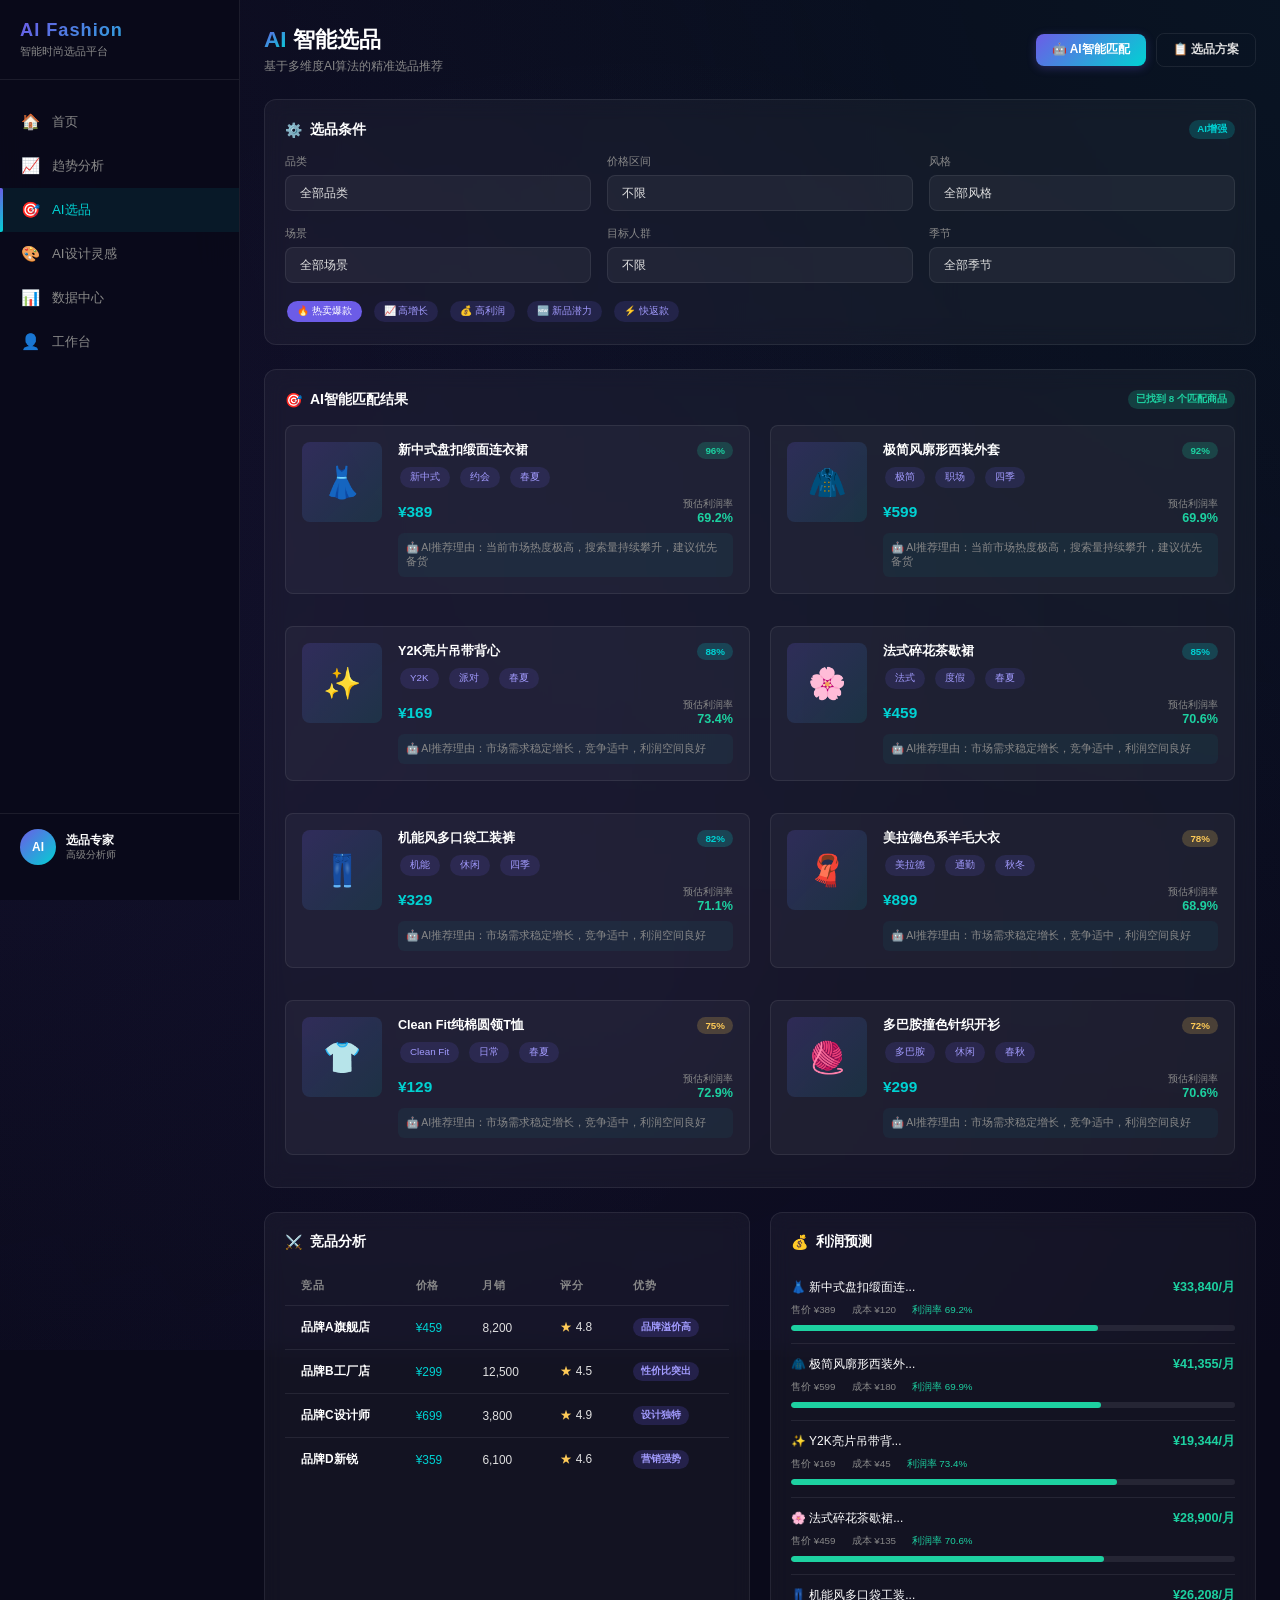
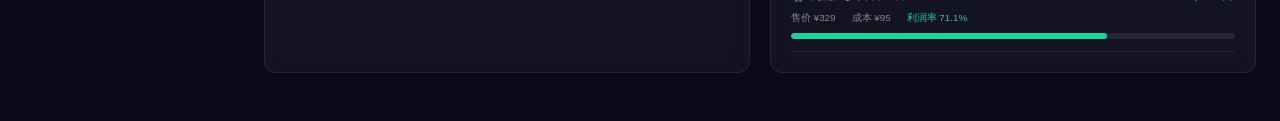
<file: ai-fashion/selection.html>
<!DOCTYPE html>
<html lang="zh-CN">
<head>
  <meta charset="UTF-8">
  <meta name="viewport" content="width=device-width, initial-scale=1.0">
  <title>AI选品 - AI Fashion</title>
  <link rel="stylesheet" href="css/style.css">
</head>
<body>
  <button class="mobile-toggle">☰</button>
  <div class="overlay"></div>
  <div class="app-layout">
    <aside class="sidebar">
      <div class="sidebar-logo"><h1>AI Fashion</h1><p>智能时尚选品平台</p></div>
      <nav class="sidebar-nav" id="nav"></nav>
      <div class="sidebar-footer">
        <div class="avatar">AI</div>
        <div class="user-info"><div class="name">选品专家</div><div class="role">高级分析师</div></div>
      </div>
    </aside>

    <main class="main-content">
      <div class="page-header">
        <div>
          <div class="page-title"><span>AI</span> 智能选品</div>
          <div class="page-subtitle">基于多维度AI算法的精准选品推荐</div>
        </div>
        <div class="header-actions">
          <button class="btn btn-primary" onclick="runAISelection()">🤖 AI智能匹配</button>
          <button class="btn btn-outline">📋 选品方案</button>
        </div>
      </div>

      <!-- Selection Filters -->
      <div class="card" style="margin-bottom:24px">
        <div class="card-header">
          <div class="card-title"><span class="icon">⚙️</span> 选品条件</div>
          <span class="badge badge-accent">AI增强</span>
        </div>
        <div class="grid grid-3" style="gap:16px">
          <div>
            <label style="font-size:0.75rem;color:var(--text-secondary);display:block;margin-bottom:6px">品类</label>
            <select class="select" id="filterCategory">
              <option value="">全部品类</option>
              <option>连衣裙</option>
              <option>外套</option>
              <option>上衣</option>
              <option>裤装</option>
              <option>针织</option>
            </select>
          </div>
          <div>
            <label style="font-size:0.75rem;color:var(--text-secondary);display:block;margin-bottom:6px">价格区间</label>
            <select class="select" id="filterPrice">
              <option value="">不限</option>
              <option value="0-200">¥0-200</option>
              <option value="200-500">¥200-500</option>
              <option value="500-1000">¥500-1000</option>
              <option value="1000+">¥1000+</option>
            </select>
          </div>
          <div>
            <label style="font-size:0.75rem;color:var(--text-secondary);display:block;margin-bottom:6px">风格</label>
            <select class="select" id="filterStyle">
              <option value="">全部风格</option>
              <option>新中式</option>
              <option>极简</option>
              <option>Y2K</option>
              <option>法式</option>
              <option>机能</option>
              <option>Clean Fit</option>
            </select>
          </div>
          <div>
            <label style="font-size:0.75rem;color:var(--text-secondary);display:block;margin-bottom:6px">场景</label>
            <select class="select" id="filterScene">
              <option value="">全部场景</option>
              <option>职场</option>
              <option>约会</option>
              <option>度假</option>
              <option>休闲</option>
              <option>派对</option>
            </select>
          </div>
          <div>
            <label style="font-size:0.75rem;color:var(--text-secondary);display:block;margin-bottom:6px">目标人群</label>
            <select class="select" id="filterAge">
              <option value="">不限</option>
              <option>18-24岁</option>
              <option>25-34岁</option>
              <option>35-44岁</option>
              <option>45+</option>
            </select>
          </div>
          <div>
            <label style="font-size:0.75rem;color:var(--text-secondary);display:block;margin-bottom:6px">季节</label>
            <select class="select" id="filterSeason">
              <option value="">全部季节</option>
              <option>春夏</option>
              <option>秋冬</option>
              <option>四季</option>
            </select>
          </div>
        </div>
        <div style="margin-top:16px;display:flex;gap:8px;flex-wrap:wrap">
          <span class="tag active">🔥 热卖爆款</span>
          <span class="tag">📈 高增长</span>
          <span class="tag">💰 高利润</span>
          <span class="tag">🆕 新品潜力</span>
          <span class="tag">⚡ 快返款</span>
        </div>
      </div>

      <!-- AI Results -->
      <div id="aiResults">
        <!-- AI Match Results -->
        <div class="card" style="margin-bottom:24px">
          <div class="card-header">
            <div class="card-title"><span class="icon">🎯</span> AI智能匹配结果</div>
            <span class="badge badge-success">已找到 8 个匹配商品</span>
          </div>
          <div class="grid grid-2" id="matchResults"></div>
        </div>

        <!-- Competitor Analysis -->
        <div class="grid grid-2" style="margin-bottom:24px">
          <div class="card">
            <div class="card-header">
              <div class="card-title"><span class="icon">⚔️</span> 竞品分析</div>
            </div>
            <div id="competitorAnalysis"></div>
          </div>

          <!-- Profit Prediction -->
          <div class="card">
            <div class="card-header">
              <div class="card-title"><span class="icon">💰</span> 利润预测</div>
            </div>
            <div id="profitPrediction"></div>
          </div>
        </div>
      </div>
    </main>
  </div>

  <script src="js/common.js"></script>
  <script>
    document.getElementById('nav').innerHTML = getNavHTML('selection.html');

    // Render match results
    function renderMatchResults() {
      const container = document.getElementById('matchResults');
      container.innerHTML = '';
      const products = MOCK_DATA.products;
      products.forEach(p => {
        const profit = ((p.price - p.cost) / p.price * 100).toFixed(1);
        const card = document.createElement('div');
        card.style.cssText = 'display:flex;gap:16px;padding:16px;background:var(--bg-card);border:1px solid var(--border);border-radius:var(--radius-sm);margin-bottom:12px;transition:var(--transition)';
        card.innerHTML = `
          <div style="width:80px;height:80px;border-radius:var(--radius-sm);background:linear-gradient(135deg,rgba(108,92,231,0.2),rgba(0,210,211,0.1));display:flex;align-items:center;justify-content:center;font-size:2.2rem;flex-shrink:0">${p.emoji}</div>
          <div style="flex:1;min-width:0">
            <div style="display:flex;justify-content:space-between;align-items:flex-start;margin-bottom:6px">
              <div style="font-weight:600;color:var(--text-bright);font-size:0.9rem">${p.name}</div>
              <span class="badge ${p.match>=90?'badge-success':p.match>=80?'badge-accent':'badge-warning'}">${p.match}%</span>
            </div>
            <div style="display:flex;gap:6px;margin-bottom:8px;flex-wrap:wrap">
              <span class="tag">${p.style}</span>
              <span class="tag">${p.scene}</span>
              <span class="tag">${p.season}</span>
            </div>
            <div style="display:flex;justify-content:space-between;align-items:center">
              <span style="color:var(--accent);font-weight:700;font-size:1.1rem">¥${p.price}</span>
              <div style="text-align:right">
                <div style="font-size:0.7rem;color:var(--text-secondary)">预估利润率</div>
                <div style="font-size:0.9rem;font-weight:700;color:${profit>60?'var(--success)':profit>40?'var(--warning)':'var(--danger)'}">${profit}%</div>
              </div>
            </div>
            <div style="margin-top:8px;font-size:0.75rem;color:var(--text-secondary);background:rgba(0,210,211,0.05);padding:8px;border-radius:6px">
              🤖 AI推荐理由：${p.match>=90?'当前市场热度极高，搜索量持续攀升，建议优先备货':'市场需求稳定增长，竞争适中，利润空间良好'}
            </div>
          </div>
        `;
        card.addEventListener('mouseenter', () => card.style.borderColor = 'rgba(108,92,231,0.3)');
        card.addEventListener('mouseleave', () => card.style.borderColor = 'var(--border)');
        container.appendChild(card);
      });
    }
    renderMatchResults();

    // Competitor Analysis
    (function() {
      const container = document.getElementById('competitorAnalysis');
      const competitors = [
        { name: '品牌A旗舰店', price: 459, sales: '8,200', rating: 4.8, advantage: '品牌溢价高' },
        { name: '品牌B工厂店', price: 299, sales: '12,500', rating: 4.5, advantage: '性价比突出' },
        { name: '品牌C设计师', price: 699, sales: '3,800', rating: 4.9, advantage: '设计独特' },
        { name: '品牌D新锐', price: 359, sales: '6,100', rating: 4.6, advantage: '营销强势' }
      ];
      container.innerHTML = `
        <table class="data-table">
          <thead><tr><th>竞品</th><th>价格</th><th>月销</th><th>评分</th><th>优势</th></tr></thead>
          <tbody>${competitors.map(c => `
            <tr>
              <td style="font-weight:600;color:var(--text-bright)">${c.name}</td>
              <td style="color:var(--accent)">¥${c.price}</td>
              <td>${c.sales}</td>
              <td><span style="color:var(--warning)">★</span> ${c.rating}</td>
              <td><span class="badge badge-primary">${c.advantage}</span></td>
            </tr>
          `).join('')}</tbody>
        </table>
      `;
    })();

    // Profit Prediction
    (function() {
      const container = document.getElementById('profitPrediction');
      const items = MOCK_DATA.products.slice(0, 5);
      items.forEach(p => {
        const profit = ((p.price - p.cost) / p.price * 100).toFixed(1);
        const monthlyProfit = Math.floor((p.price - p.cost) * p.sales * 0.01);
        const row = document.createElement('div');
        row.style.cssText = 'padding:12px 0;border-bottom:1px solid var(--border)';
        row.innerHTML = `
          <div style="display:flex;justify-content:space-between;align-items:center;margin-bottom:8px">
            <span style="font-size:0.85rem;color:var(--text-bright)">${p.emoji} ${p.name.slice(0,8)}...</span>
            <span style="font-size:0.9rem;font-weight:700;color:var(--success)">¥${monthlyProfit.toLocaleString()}/月</span>
          </div>
          <div style="display:flex;gap:16px;font-size:0.7rem;color:var(--text-secondary)">
            <span>售价 ¥${p.price}</span>
            <span>成本 ¥${p.cost}</span>
            <span style="color:${profit>60?'var(--success)':profit>40?'var(--warning)':'var(--danger)'}">利润率 ${profit}%</span>
          </div>
          <div class="progress-bar" style="margin-top:8px">
            <div class="progress-fill" style="width:${profit}%;background:${profit>60?'var(--success)':profit>40?'var(--warning)':'var(--danger)'}"></div>
          </div>
        `;
        container.appendChild(row);
      });
    })();

    // AI Selection button
    function runAISelection() {
      const btn = event.target;
      btn.textContent = '⏳ AI分析中...';
      btn.disabled = true;
      setTimeout(() => {
        btn.textContent = '🤖 AI智能匹配';
        btn.disabled = false;
        document.getElementById('aiResults').style.opacity = '0';
        setTimeout(() => {
          document.getElementById('aiResults').style.opacity = '1';
          document.getElementById('aiResults').style.transition = 'opacity 0.5s';
        }, 100);
      }, 1500);
    }

    // Tag toggle
    document.querySelectorAll('.card .tag').forEach(tag => {
      tag.addEventListener('click', () => {
        document.querySelectorAll('.card .tag').forEach(t => t.classList.remove('active'));
        tag.classList.add('active');
      });
    });

    Utils.initSidebar();
  </script>
</body>
</html>
</file>
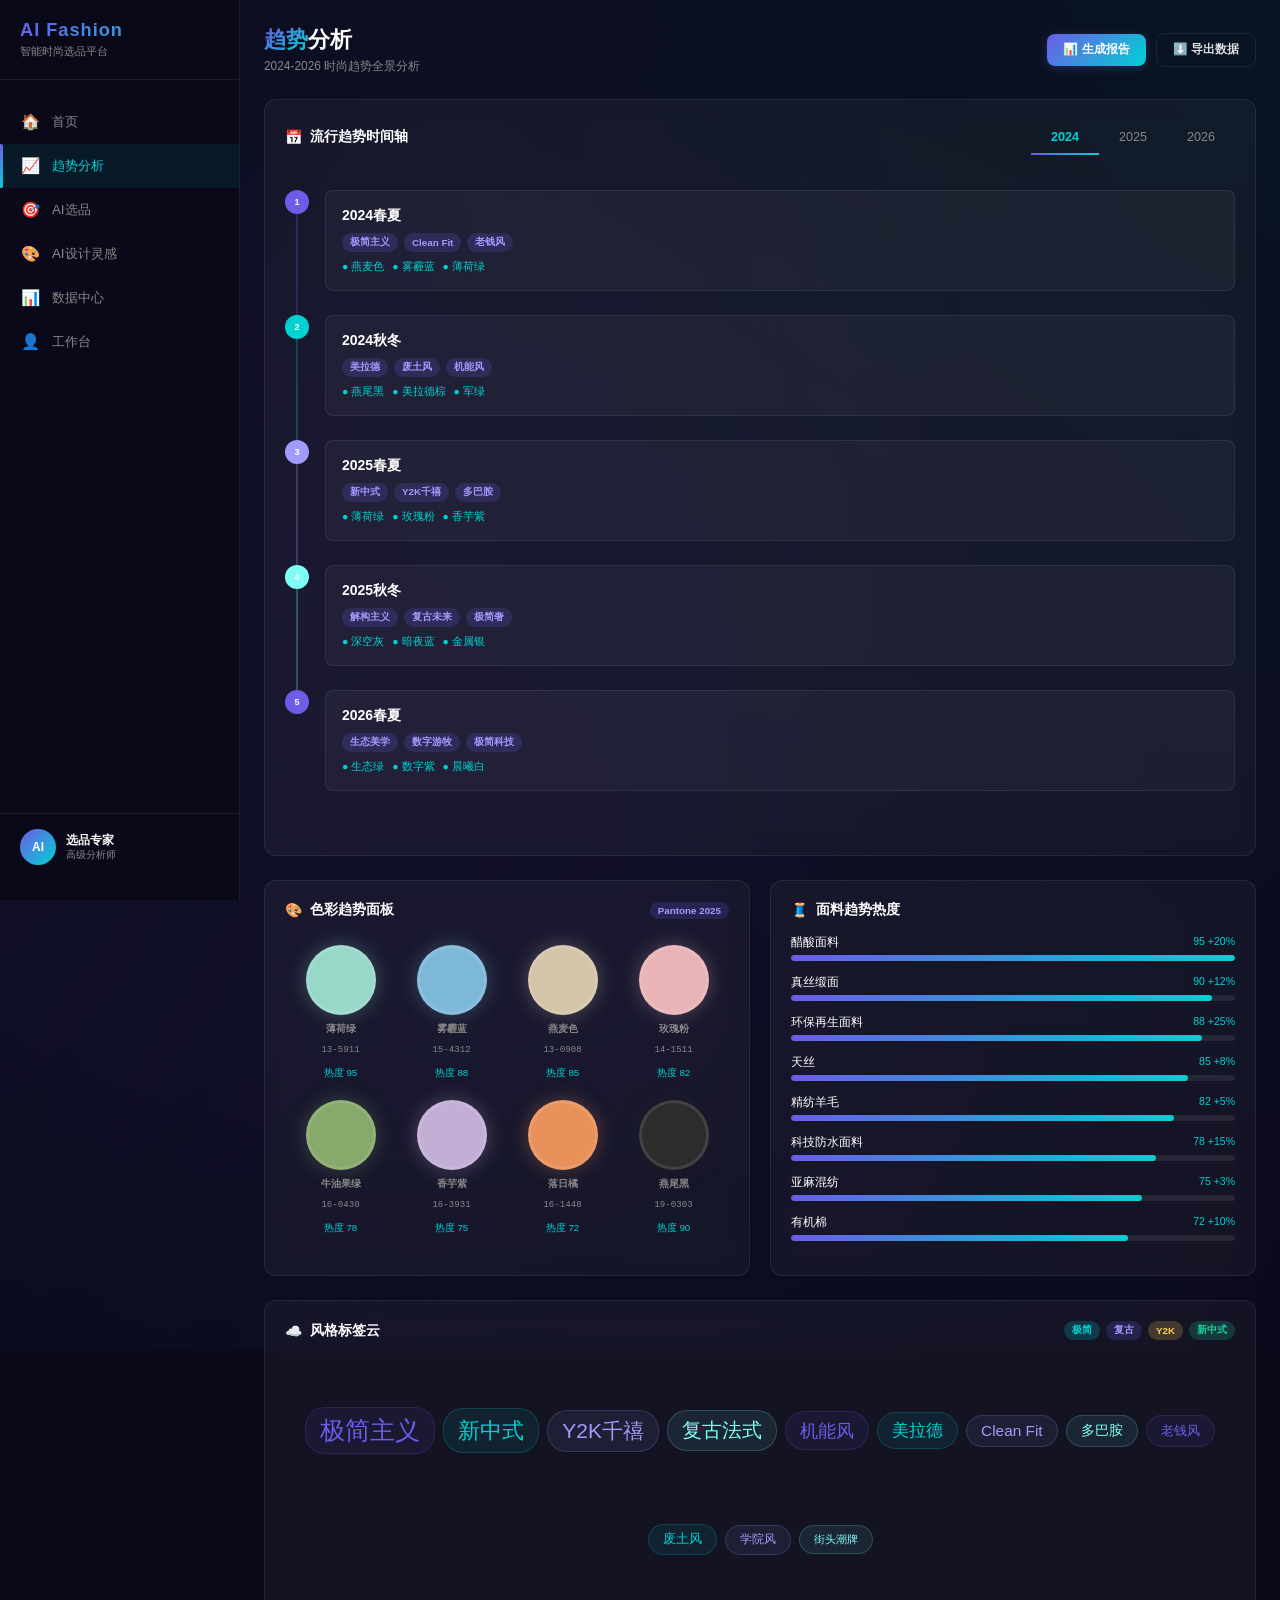
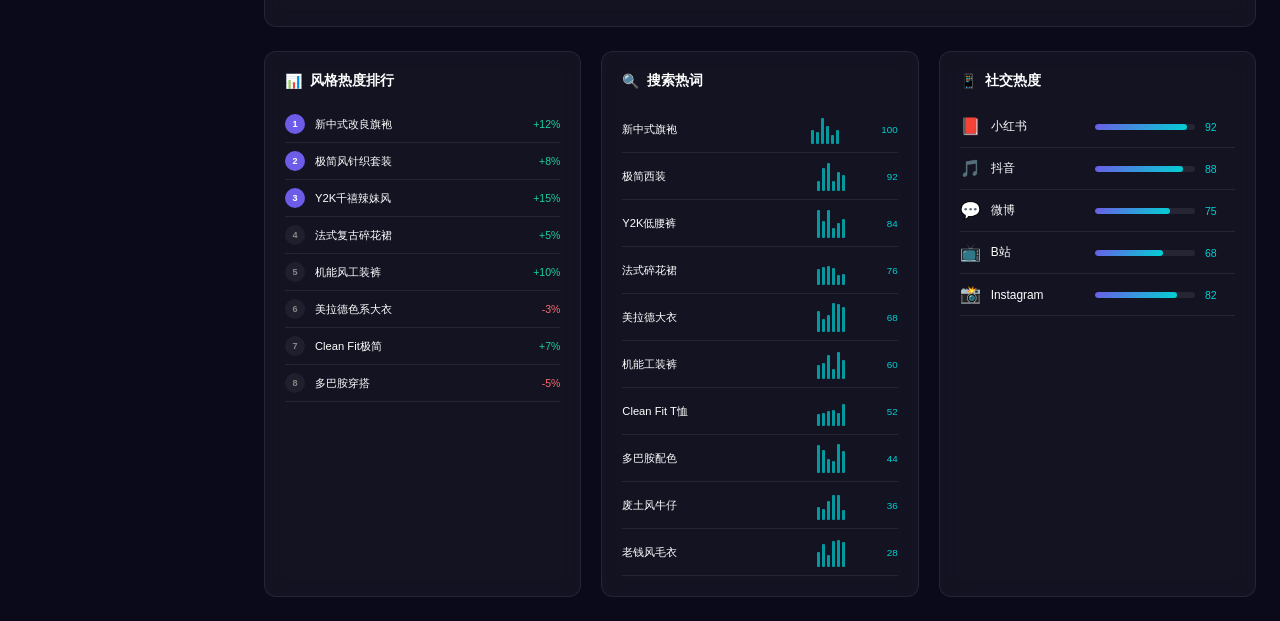
<file: ai-fashion/trend.html>
<!DOCTYPE html>
<html lang="zh-CN">
<head>
  <meta charset="UTF-8">
  <meta name="viewport" content="width=device-width, initial-scale=1.0">
  <title>趋势分析 - AI Fashion</title>
  <link rel="stylesheet" href="css/style.css">
</head>
<body>
  <button class="mobile-toggle">☰</button>
  <div class="overlay"></div>
  <div class="app-layout">
    <aside class="sidebar">
      <div class="sidebar-logo"><h1>AI Fashion</h1><p>智能时尚选品平台</p></div>
      <nav class="sidebar-nav" id="nav"></nav>
      <div class="sidebar-footer">
        <div class="avatar">AI</div>
        <div class="user-info"><div class="name">选品专家</div><div class="role">高级分析师</div></div>
      </div>
    </aside>

    <main class="main-content">
      <div class="page-header">
        <div>
          <div class="page-title"><span>趋势</span>分析</div>
          <div class="page-subtitle">2024-2026 时尚趋势全景分析</div>
        </div>
        <div class="header-actions">
          <button class="btn btn-primary">📊 生成报告</button>
          <button class="btn btn-outline">⬇️ 导出数据</button>
        </div>
      </div>

      <!-- Timeline -->
      <div class="card" style="margin-bottom:24px">
        <div class="card-header">
          <div class="card-title"><span class="icon">📅</span> 流行趋势时间轴</div>
          <div class="tabs" style="border:none;margin:0">
            <div class="tab active">2024</div>
            <div class="tab">2025</div>
            <div class="tab">2026</div>
          </div>
        </div>
        <div id="timeline" style="position:relative;padding:20px 0"></div>
      </div>

      <!-- Color Trends -->
      <div class="grid grid-2" style="margin-bottom:24px">
        <div class="card">
          <div class="card-header">
            <div class="card-title"><span class="icon">🎨</span> 色彩趋势面板</div>
            <span class="badge badge-primary">Pantone 2025</span>
          </div>
          <div id="colorPanel" style="display:grid;grid-template-columns:repeat(4,1fr);gap:20px;padding:10px"></div>
        </div>

        <div class="card">
          <div class="card-header">
            <div class="card-title"><span class="icon">🧵</span> 面料趋势热度</div>
          </div>
          <div id="fabricChart"></div>
        </div>
      </div>

      <!-- Style Tag Cloud -->
      <div class="card" style="margin-bottom:24px">
        <div class="card-header">
          <div class="card-title"><span class="icon">☁️</span> 风格标签云</div>
          <div style="display:flex;gap:6px">
            <span class="badge badge-accent">极简</span>
            <span class="badge badge-primary">复古</span>
            <span class="badge badge-warning">Y2K</span>
            <span class="badge badge-success">新中式</span>
          </div>
        </div>
        <div id="styleCloud" class="tag-cloud" style="min-height:250px"></div>
      </div>

      <!-- Trend Details Grid -->
      <div class="grid grid-3">
        <div class="card">
          <div class="card-header">
            <div class="card-title"><span class="icon">📊</span> 风格热度排行</div>
          </div>
          <div id="styleRanking"></div>
        </div>
        <div class="card">
          <div class="card-header">
            <div class="card-title"><span class="icon">🔍</span> 搜索热词</div>
          </div>
          <div id="hotKeywords"></div>
        </div>
        <div class="card">
          <div class="card-header">
            <div class="card-title"><span class="icon">📱</span> 社交热度</div>
          </div>
          <div id="socialHeat"></div>
        </div>
      </div>
    </main>
  </div>

  <script src="js/common.js"></script>
  <script>
    document.getElementById('nav').innerHTML = getNavHTML('trend.html');

    // Timeline
    (function() {
      const container = document.getElementById('timeline');
      const colors = ['#6C5CE7','#00D2D3','#a29bfe','#7efff5','#6C5CE7'];
      MOCK_DATA.timeline.forEach((t, i) => {
        const item = document.createElement('div');
        item.style.cssText = `display:flex;align-items:flex-start;margin-bottom:24px;position:relative;padding-left:40px`;
        item.innerHTML = `
          <div style="position:absolute;left:0;top:0;width:24px;height:24px;border-radius:50%;background:${colors[i]};display:flex;align-items:center;justify-content:center;font-size:0.65rem;color:#fff;font-weight:700;z-index:2">${i+1}</div>
          ${i < MOCK_DATA.timeline.length - 1 ? `<div style="position:absolute;left:11px;top:24px;width:2px;height:calc(100%);background:${colors[i]}40"></div>` : ''}
          <div style="flex:1;background:var(--bg-card);border:1px solid var(--border);border-radius:var(--radius-sm);padding:16px">
            <div style="font-weight:700;color:var(--text-bright);margin-bottom:8px;font-size:1rem">${t.season}</div>
            <div style="display:flex;gap:6px;flex-wrap:wrap;margin-bottom:8px">
              ${t.styles.map(s => `<span class="badge badge-primary">${s}</span>`).join('')}
            </div>
            <div style="display:flex;gap:8px;flex-wrap:wrap">
              ${t.colors.map(c => `<span style="font-size:0.75rem;color:var(--accent)">● ${c}</span>`).join('')}
            </div>
          </div>
        `;
        container.appendChild(item);
      });
    })();

    // Color Panel
    (function() {
      const panel = document.getElementById('colorPanel');
      MOCK_DATA.trends.colors.forEach(c => {
        const swatch = document.createElement('div');
        swatch.className = 'color-swatch';
        swatch.innerHTML = `
          <div class="circle" style="background:${c.hex};box-shadow:0 0 20px ${c.hex}50;width:70px;height:70px"></div>
          <div class="name" style="font-weight:600">${c.name}</div>
          <div class="code">${c.pantone}</div>
          <div style="margin-top:4px;font-size:0.7rem;color:var(--accent)">热度 ${c.hot}</div>
        `;
        panel.appendChild(swatch);
      });
    })();

    // Fabric Chart
    (function() {
      const container = document.getElementById('fabricChart');
      const max = Math.max(...MOCK_DATA.trends.fabrics.map(f => f.heat));
      MOCK_DATA.trends.fabrics.forEach(f => {
        const row = document.createElement('div');
        row.style.cssText = 'margin-bottom:14px';
        row.innerHTML = `
          <div style="display:flex;justify-content:space-between;margin-bottom:4px">
            <span style="font-size:0.85rem;color:var(--text-bright)">${f.name}</span>
            <span style="font-size:0.75rem;color:var(--accent)">${f.heat} ${f.change}</span>
          </div>
          <div class="progress-bar">
            <div class="progress-fill" style="width:${f.heat/max*100}%;transition:width 1.5s ease"></div>
          </div>
        `;
        container.appendChild(row);
      });
    })();

    // Style Cloud
    (function() {
      const cloud = document.getElementById('styleCloud');
      MOCK_DATA.trends.styles.forEach(s => {
        const tag = document.createElement('span');
        tag.className = 'tag-cloud-item';
        tag.style.fontSize = s.size + 'rem';
        tag.style.background = s.color + '15';
        tag.style.color = s.color;
        tag.style.borderColor = s.color + '30';
        tag.textContent = s.name;
        cloud.appendChild(tag);
      });
    })();

    // Style Ranking
    (function() {
      const container = document.getElementById('styleRanking');
      MOCK_DATA.trends.hotSelling.forEach((s, i) => {
        const row = document.createElement('div');
        row.style.cssText = 'display:flex;align-items:center;padding:8px 0;border-bottom:1px solid var(--border);gap:10px';
        row.innerHTML = `
          <span style="width:20px;height:20px;border-radius:50%;background:${i<3?'var(--primary)':'rgba(255,255,255,0.05)'};color:${i<3?'#fff':'var(--text-secondary)'};display:flex;align-items:center;justify-content:center;font-size:0.65rem;font-weight:700">${i+1}</span>
          <span style="flex:1;font-size:0.8rem;color:var(--text-bright)">${s.name}</span>
          <span style="font-size:0.75rem;color:${s.trend==='up'?'var(--success)':'var(--danger)'}">${s.change}</span>
        `;
        container.appendChild(row);
      });
    })();

    // Hot Keywords
    (function() {
      const container = document.getElementById('hotKeywords');
      const keywords = ['新中式旗袍','极简西装','Y2K低腰裤','法式碎花裙','美拉德大衣','机能工装裤','Clean Fit T恤','多巴胺配色','废土风牛仔','老钱风毛衣'];
      keywords.forEach((k, i) => {
        const row = document.createElement('div');
        row.style.cssText = 'display:flex;align-items:center;padding:8px 0;border-bottom:1px solid var(--border);gap:10px';
        const heat = 100 - i * 8;
        row.innerHTML = `
          <span style="font-size:0.8rem;color:var(--text-bright);flex:1">${k}</span>
          <div class="sparkline" style="width:60px">${Array.from({length:6},() => `<div class="sparkline-bar" style="height:${Utils.rand(30,100)}%;width:3px;background:var(--accent);border-radius:1px"></div>`).join('')}</div>
          <span style="font-size:0.7rem;color:var(--accent)">${heat}</span>
        `;
        container.appendChild(row);
      });
    })();

    // Social Heat
    (function() {
      const container = document.getElementById('socialHeat');
      const platforms = [
        { name: '小红书', heat: 92, emoji: '📕' },
        { name: '抖音', heat: 88, emoji: '🎵' },
        { name: '微博', heat: 75, emoji: '💬' },
        { name: 'B站', heat: 68, emoji: '📺' },
        { name: 'Instagram', heat: 82, emoji: '📸' }
      ];
      platforms.forEach(p => {
        const row = document.createElement('div');
        row.style.cssText = 'display:flex;align-items:center;padding:10px 0;border-bottom:1px solid var(--border);gap:10px';
        row.innerHTML = `
          <span style="font-size:1.2rem">${p.emoji}</span>
          <span style="flex:1;font-size:0.85rem;color:var(--text-bright)">${p.name}</span>
          <div class="progress-bar" style="width:100px">
            <div class="progress-fill" style="width:${p.heat}%"></div>
          </div>
          <span style="font-size:0.75rem;color:var(--accent);min-width:30px">${p.heat}</span>
        `;
        container.appendChild(row);
      });
    })();

    Utils.initSidebar();
  </script>
</body>
</html>
</file>
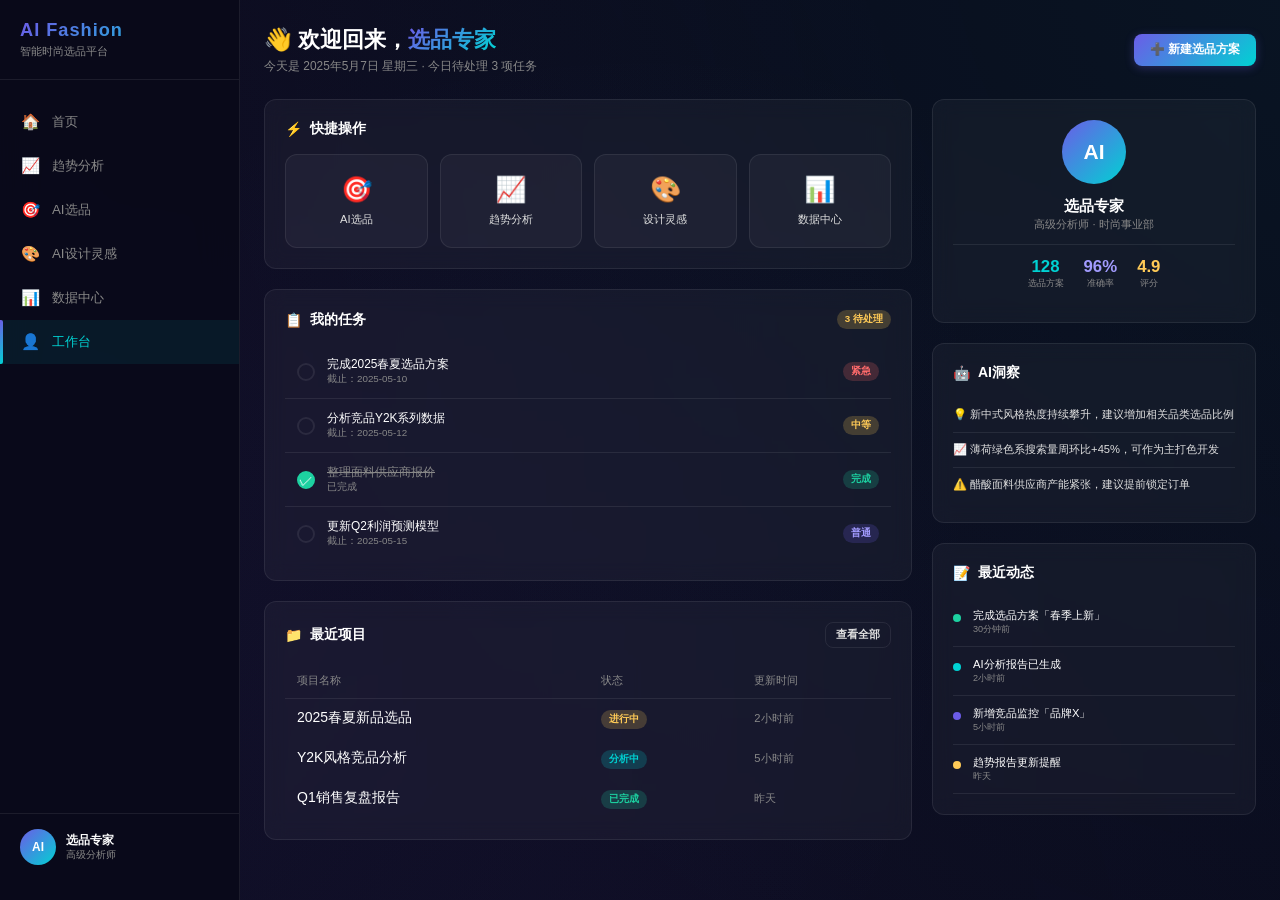
<file: ai-fashion/user.html>
<!DOCTYPE html>
<html lang="zh-CN">
<head>
  <meta charset="UTF-8">
  <meta name="viewport" content="width=device-width, initial-scale=1.0">
  <title>工作台 - AI Fashion</title>
  <link rel="stylesheet" href="css/style.css">
  <style>
    .workspace-grid { display:grid;grid-template-columns:2fr 1fr;gap:20px; }
    .task-item { display:flex;align-items:center;gap:12px;padding:12px;border-bottom:1px solid var(--border); }
    .task-item:last-child { border-bottom:none; }
    .task-check { width:18px;height:18px;border-radius:50%;border:2px solid var(--border);cursor:pointer;display:flex;align-items:center;justify-content:center;transition:var(--transition);flex-shrink:0; }
    .task-check.done { background:var(--success);border-color:var(--success);color:#fff; }
    .quick-action { display:flex;flex-direction:column;align-items:center;gap:8px;padding:20px;background:var(--bg-card);border:1px solid var(--border);border-radius:var(--radius);cursor:pointer;transition:var(--transition);text-align:center; }
    .quick-action:hover { border-color:var(--primary);transform:translateY(-2px);box-shadow:var(--shadow-glow); }
    .quick-action .icon { font-size:1.8rem; }
    .quick-action .label { font-size:0.8rem;color:var(--text); }
    .activity-item { display:flex;gap:12px;padding:10px 0;border-bottom:1px solid var(--border); }
    .activity-dot { width:8px;height:8px;border-radius:50%;margin-top:6px;flex-shrink:0; }
  </style>
</head>
<body>
  <button class="mobile-toggle">☰</button>
  <div class="overlay"></div>
  <div class="app-layout">
    <aside class="sidebar">
      <div class="sidebar-logo"><h1>AI Fashion</h1><p>智能时尚选品平台</p></div>
      <nav class="sidebar-nav" id="nav"></nav>
      <div class="sidebar-footer">
        <div class="avatar">AI</div>
        <div class="user-info"><div class="name">选品专家</div><div class="role">高级分析师</div></div>
      </div>
    </aside>

    <main class="main-content">
      <div class="page-header">
        <div>
          <div class="page-title">👋 欢迎回来，<span>选品专家</span></div>
          <div class="page-subtitle">今天是 2025年5月7日 星期三 · 今日待处理 3 项任务</div>
        </div>
        <div class="header-actions">
          <button class="btn btn-primary">➕ 新建选品方案</button>
        </div>
      </div>

      <div class="workspace-grid">
        <div>
          <!-- Quick Actions -->
          <div class="card" style="margin-bottom:20px">
            <div class="card-header">
              <div class="card-title"><span class="icon">⚡</span> 快捷操作</div>
            </div>
            <div class="grid grid-4" style="gap:12px">
              <div class="quick-action" onclick="location.href='selection.html'">
                <div class="icon">🎯</div>
                <div class="label">AI选品</div>
              </div>
              <div class="quick-action" onclick="location.href='trend.html'">
                <div class="icon">📈</div>
                <div class="label">趋势分析</div>
              </div>
              <div class="quick-action" onclick="location.href='design.html'">
                <div class="icon">🎨</div>
                <div class="label">设计灵感</div>
              </div>
              <div class="quick-action" onclick="location.href='data.html'">
                <div class="icon">📊</div>
                <div class="label">数据中心</div>
              </div>
            </div>
          </div>

          <!-- My Tasks -->
          <div class="card" style="margin-bottom:20px">
            <div class="card-header">
              <div class="card-title"><span class="icon">📋</span> 我的任务</div>
              <span class="badge badge-warning">3 待处理</span>
            </div>
            <div id="taskList">
              <div class="task-item">
                <div class="task-check" onclick="this.classList.toggle('done')"></div>
                <div style="flex:1">
                  <div style="font-size:0.85rem;color:var(--text-bright)">完成2025春夏选品方案</div>
                  <div style="font-size:0.7rem;color:var(--text-secondary)">截止：2025-05-10</div>
                </div>
                <span class="badge badge-danger">紧急</span>
              </div>
              <div class="task-item">
                <div class="task-check" onclick="this.classList.toggle('done')"></div>
                <div style="flex:1">
                  <div style="font-size:0.85rem;color:var(--text-bright)">分析竞品Y2K系列数据</div>
                  <div style="font-size:0.7rem;color:var(--text-secondary)">截止：2025-05-12</div>
                </div>
                <span class="badge badge-warning">中等</span>
              </div>
              <div class="task-item">
                <div class="task-check done" onclick="this.classList.toggle('done')">✓</div>
                <div style="flex:1">
                  <div style="font-size:0.85rem;color:var(--text-secondary);text-decoration:line-through">整理面料供应商报价</div>
                  <div style="font-size:0.7rem;color:var(--text-secondary)">已完成</div>
                </div>
                <span class="badge badge-success">完成</span>
              </div>
              <div class="task-item">
                <div class="task-check" onclick="this.classList.toggle('done')"></div>
                <div style="flex:1">
                  <div style="font-size:0.85rem;color:var(--text-bright)">更新Q2利润预测模型</div>
                  <div style="font-size:0.7rem;color:var(--text-secondary)">截止：2025-05-15</div>
                </div>
                <span class="badge badge-primary">普通</span>
              </div>
            </div>
          </div>

          <!-- Recent Projects -->
          <div class="card">
            <div class="card-header">
              <div class="card-title"><span class="icon">📁</span> 最近项目</div>
              <button class="btn btn-outline btn-sm">查看全部</button>
            </div>
            <div class="data-table" style="display:table;width:100%">
              <div style="display:table-row">
                <div style="display:table-cell;padding:10px 12px;font-size:0.75rem;color:var(--text-secondary);border-bottom:1px solid var(--border)">项目名称</div>
                <div style="display:table-cell;padding:10px 12px;font-size:0.75rem;color:var(--text-secondary);border-bottom:1px solid var(--border)">状态</div>
                <div style="display:table-cell;padding:10px 12px;font-size:0.75rem;color:var(--text-secondary);border-bottom:1px solid var(--border)">更新时间</div>
              </div>
              <div style="display:table-row">
                <div style="display:table-cell;padding:10px 12px;color:var(--text-bright)">2025春夏新品选品</div>
                <div style="display:table-cell;padding:10px 12px"><span class="badge badge-warning">进行中</span></div>
                <div style="display:table-cell;padding:10px 12px;font-size:0.8rem;color:var(--text-secondary)">2小时前</div>
              </div>
              <div style="display:table-row">
                <div style="display:table-cell;padding:10px 12px;color:var(--text-bright)">Y2K风格竞品分析</div>
                <div style="display:table-cell;padding:10px 12px"><span class="badge badge-accent">分析中</span></div>
                <div style="display:table-cell;padding:10px 12px;font-size:0.8rem;color:var(--text-secondary)">5小时前</div>
              </div>
              <div style="display:table-row">
                <div style="display:table-cell;padding:10px 12px;color:var(--text-bright)">Q1销售复盘报告</div>
                <div style="display:table-cell;padding:10px 12px"><span class="badge badge-success">已完成</span></div>
                <div style="display:table-cell;padding:10px 12px;font-size:0.8rem;color:var(--text-secondary)">昨天</div>
              </div>
            </div>
          </div>
        </div>

        <!-- Right Sidebar -->
        <div>
          <!-- User Profile Card -->
          <div class="card" style="margin-bottom:20px;text-align:center">
            <div class="avatar" style="width:64px;height:64px;font-size:1.5rem;margin:0 auto 12px">AI</div>
            <div style="font-size:1.1rem;font-weight:700;color:var(--text-bright)">选品专家</div>
            <div style="font-size:0.8rem;color:var(--text-secondary);margin-bottom:12px">高级分析师 · 时尚事业部</div>
            <div style="display:flex;justify-content:center;gap:20px;padding:12px 0;border-top:1px solid var(--border)">
              <div style="text-align:center">
                <div style="font-size:1.2rem;font-weight:800;color:var(--accent)">128</div>
                <div style="font-size:0.65rem;color:var(--text-secondary)">选品方案</div>
              </div>
              <div style="text-align:center">
                <div style="font-size:1.2rem;font-weight:800;color:var(--primary-light)">96%</div>
                <div style="font-size:0.65rem;color:var(--text-secondary)">准确率</div>
              </div>
              <div style="text-align:center">
                <div style="font-size:1.2rem;font-weight:800;color:var(--warning)">4.9</div>
                <div style="font-size:0.65rem;color:var(--text-secondary)">评分</div>
              </div>
            </div>
          </div>

          <!-- AI Insights -->
          <div class="card" style="margin-bottom:20px">
            <div class="card-header">
              <div class="card-title"><span class="icon">🤖</span> AI洞察</div>
            </div>
            <div style="font-size:0.8rem;color:var(--text);line-height:1.6;padding:8px 0;border-bottom:1px solid var(--border)">
              💡 新中式风格热度持续攀升，建议增加相关品类选品比例
            </div>
            <div style="font-size:0.8rem;color:var(--text);line-height:1.6;padding:8px 0;border-bottom:1px solid var(--border)">
              📈 薄荷绿色系搜索量周环比+45%，可作为主打色开发
            </div>
            <div style="font-size:0.8rem;color:var(--text);line-height:1.6;padding:8px 0">
              ⚠️ 醋酸面料供应商产能紧张，建议提前锁定订单
            </div>
          </div>

          <!-- Activity Log -->
          <div class="card">
            <div class="card-header">
              <div class="card-title"><span class="icon">📝</span> 最近动态</div>
            </div>
            <div>
              <div class="activity-item">
                <div class="activity-dot" style="background:var(--success)"></div>
                <div>
                  <div style="font-size:0.8rem;color:var(--text-bright)">完成选品方案「春季上新」</div>
                  <div style="font-size:0.65rem;color:var(--text-secondary)">30分钟前</div>
                </div>
              </div>
              <div class="activity-item">
                <div class="activity-dot" style="background:var(--accent)"></div>
                <div>
                  <div style="font-size:0.8rem;color:var(--text-bright)">AI分析报告已生成</div>
                  <div style="font-size:0.65rem;color:var(--text-secondary)">2小时前</div>
                </div>
              </div>
              <div class="activity-item">
                <div class="activity-dot" style="background:var(--primary)"></div>
                <div>
                  <div style="font-size:0.8rem;color:var(--text-bright)">新增竞品监控「品牌X」</div>
                  <div style="font-size:0.65rem;color:var(--text-secondary)">5小时前</div>
                </div>
              </div>
              <div class="activity-item">
                <div class="activity-dot" style="background:var(--warning)"></div>
                <div>
                  <div style="font-size:0.8rem;color:var(--text-bright)">趋势报告更新提醒</div>
                  <div style="font-size:0.65rem;color:var(--text-secondary)">昨天</div>
                </div>
              </div>
            </div>
          </div>
        </div>
      </div>
    </main>
  </div>

  <script src="js/common.js"></script>
  <script>
    document.getElementById('nav').innerHTML = getNavHTML('user.html');
    Utils.initSidebar();
  </script>
</body>
</html>
</file>
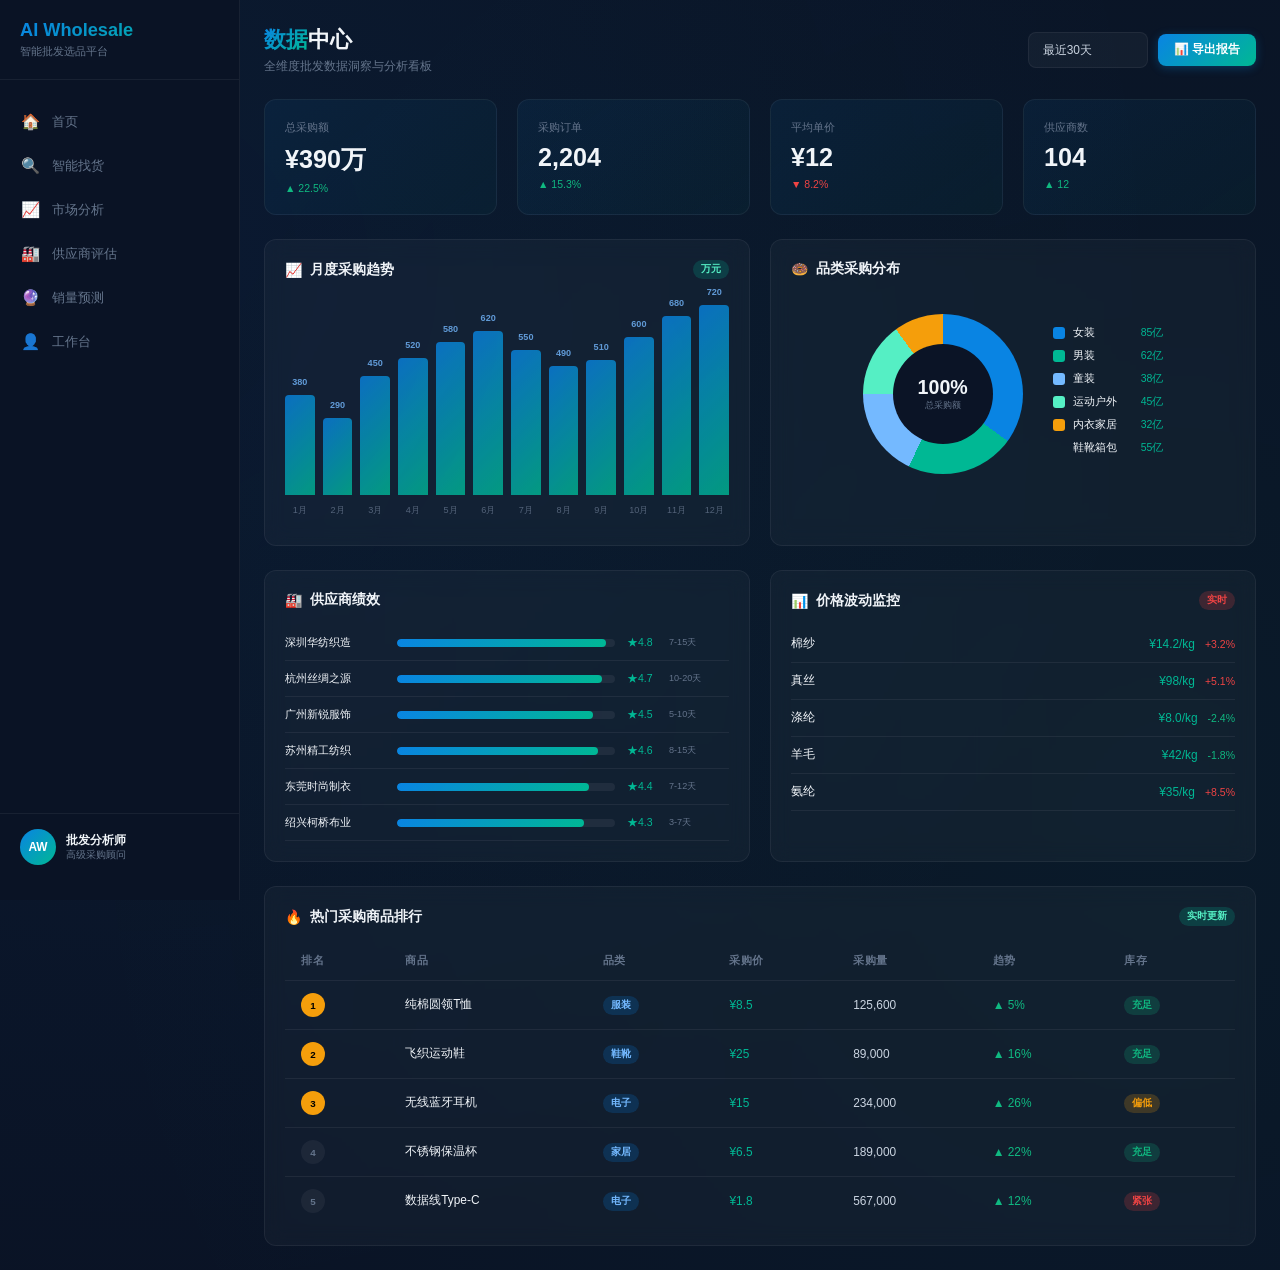
<file: ai-wholesale/data.html>
<!DOCTYPE html>
<html lang="zh-CN">
<head>
  <meta charset="UTF-8">
  <meta name="viewport" content="width=device-width, initial-scale=1.0">
  <title>数据分析 - AI Wholesale</title>
  <link rel="stylesheet" href="css/style.css">
</head>
<body>
  <button class="mobile-toggle">☰</button>
  <div class="overlay"></div>
  <div class="app-layout">
    <aside class="sidebar">
      <div class="sidebar-logo"><h1>AI Wholesale</h1><p>智能批发选品平台</p></div>
      <nav class="sidebar-nav" id="nav"></nav>
      <div class="sidebar-footer">
        <div class="avatar">AW</div>
        <div class="user-info"><div class="name">批发分析师</div><div class="role">高级采购顾问</div></div>
      </div>
    </aside>

    <main class="main-content">
      <div class="page-header">
        <div>
          <div class="page-title"><span>数据</span>中心</div>
          <div class="page-subtitle">全维度批发数据洞察与分析看板</div>
        </div>
        <div class="header-actions">
          <select class="select" style="width:120px">
            <option>最近7天</option><option selected>最近30天</option><option>最近90天</option>
          </select>
          <button class="btn btn-primary">📊 导出报告</button>
        </div>
      </div>

      <div class="grid grid-4" style="margin-bottom:24px">
        <div class="stat-card"><div class="stat-label">总采购额</div><div class="stat-value">¥<span data-count="568">0</span>万</div><div class="stat-change up">▲ 22.5%</div></div>
        <div class="stat-card"><div class="stat-label">采购订单</div><div class="stat-value" data-count="3280">0</div><div class="stat-change up">▲ 15.3%</div></div>
        <div class="stat-card"><div class="stat-label">平均单价</div><div class="stat-value">¥<span data-count="18">0</span></div><div class="stat-change down">▼ 8.2%</div></div>
        <div class="stat-card"><div class="stat-label">供应商数</div><div class="stat-value" data-count="156">0</div><div class="stat-change up">▲ 12</div></div>
      </div>

      <div class="grid grid-2" style="margin-bottom:24px">
        <div class="card">
          <div class="card-header"><div class="card-title"><span class="icon">📈</span> 月度采购趋势</div><span class="badge badge-accent">万元</span></div>
          <div id="monthlyChart" class="bar-chart" style="height:200px;margin-bottom:30px"></div>
        </div>
        <div class="card">
          <div class="card-header"><div class="card-title"><span class="icon">🍩</span> 品类采购分布</div></div>
          <div style="display:flex;align-items:center;gap:30px;justify-content:center;padding:20px">
            <div style="width:160px;height:160px;border-radius:50%;background:conic-gradient(#0984E3 0% 35%, #00B894 35% 57%, #74B9FF 57% 75%, #55EFC4 75% 90%, #F59E0B 90% 100%);position:relative">
              <div style="position:absolute;inset:30px;background:var(--bg-dark);border-radius:50%;display:flex;align-items:center;justify-content:center;flex-direction:column">
                <div style="font-size:1.4rem;font-weight:800;color:var(--text-bright)">100%</div>
                <div style="font-size:0.65rem;color:var(--text-secondary)">总采购额</div>
              </div>
            </div>
            <div id="categoryLegend"></div>
          </div>
        </div>
      </div>

      <div class="grid grid-2" style="margin-bottom:24px">
        <div class="card">
          <div class="card-header"><div class="card-title"><span class="icon">🏭</span> 供应商绩效</div></div>
          <div id="supplierPerformance"></div>
        </div>
        <div class="card">
          <div class="card-header"><div class="card-title"><span class="icon">📊</span> 价格波动监控</div><span class="badge badge-danger">实时</span></div>
          <div id="priceMonitor"></div>
        </div>
      </div>

      <div class="card">
        <div class="card-header"><div class="card-title"><span class="icon">🔥</span> 热门采购商品排行</div><span class="badge badge-accent">实时更新</span></div>
        <div style="overflow-x:auto">
          <table class="data-table" id="hotTable">
            <thead><tr><th>排名</th><th>商品</th><th>品类</th><th>采购价</th><th>采购量</th><th>趋势</th><th>库存</th></tr></thead>
            <tbody></tbody>
          </table>
        </div>
      </div>
    </main>
  </div>

  <script src="js/common.js"></script>
  <script>
    document.getElementById('nav').innerHTML = getNavHTML('data.html');

    document.querySelectorAll('[data-count]').forEach(el => {
      const target = parseInt(el.dataset.count);
      setTimeout(() => Utils.animateNum(el, target), 500);
    });

    // Monthly Chart
    (function() {
      const container = document.getElementById('monthlyChart');
      const data = [
        { month:'1月', value:380 }, { month:'2月', value:290 }, { month:'3月', value:450 },
        { month:'4月', value:520 }, { month:'5月', value:580 }, { month:'6月', value:620 },
        { month:'7月', value:550 }, { month:'8月', value:490 }, { month:'9月', value:510 },
        { month:'10月', value:600 }, { month:'11月', value:680 }, { month:'12月', value:720 }
      ];
      const max = Math.max(...data.map(d => d.value));
      data.forEach(d => {
        const item = document.createElement('div');
        item.className = 'bar-chart-item';
        item.style.height = (d.value / max * 100) + '%';
        item.innerHTML = `<span class="value">${d.value}</span><span class="label">${d.month}</span>`;
        container.appendChild(item);
      });
    })();

    // Category Legend
    (function() {
      const container = document.getElementById('categoryLegend');
      const colors = ['#0984E3','#00B894','#74B9FF','#55EFC4','#F59E0B'];
      MOCK.categories.forEach((c, i) => {
        const row = document.createElement('div');
        row.style.cssText = 'display:flex;align-items:center;gap:8px;margin-bottom:8px';
        row.innerHTML = `<div style="width:12px;height:12px;border-radius:3px;background:${colors[i]}"></div><span style="font-size:0.8rem;color:var(--text-bright);min-width:60px">${c.name}</span><span style="font-size:0.75rem;color:var(--accent)">${c.revenue}</span>`;
        container.appendChild(row);
      });
    })();

    // Supplier Performance
    (function() {
      const container = document.getElementById('supplierPerformance');
      MOCK.suppliers.forEach(s => {
        const row = document.createElement('div');
        row.style.cssText = 'display:flex;align-items:center;gap:12px;padding:10px 0;border-bottom:1px solid var(--border)';
        row.innerHTML = `
          <span style="min-width:100px;font-size:0.8rem;color:var(--text-bright)">${s.name.slice(0,6)}</span>
          <div style="flex:1;height:8px;background:rgba(255,255,255,0.06);border-radius:4px;overflow:hidden"><div style="height:100%;width:${s.rating/5*100}%;background:var(--gradient-primary);border-radius:4px"></div></div>
          <span style="font-size:0.75rem;color:var(--accent);min-width:30px">★${s.rating}</span>
          <span style="font-size:0.65rem;color:var(--text-secondary);min-width:60px">${s.delivery}</span>
        `;
        container.appendChild(row);
      });
    })();

    // Price Monitor
    (function() {
      const container = document.getElementById('priceMonitor');
      const items = [
        { name: '棉纱', price: '¥14.2', change: '+3.2%', up: true },
        { name: '真丝', price: '¥98', change: '+5.1%', up: true },
        { name: '涤纶', price: '¥8.0', change: '-2.4%', up: false },
        { name: '羊毛', price: '¥42', change: '-1.8%', up: false },
        { name: '氨纶', price: '¥35', change: '+8.5%', up: true }
      ];
      items.forEach(i => {
        const row = document.createElement('div');
        row.style.cssText = 'display:flex;align-items:center;padding:10px 0;border-bottom:1px solid var(--border);gap:10px';
        row.innerHTML = `
          <span style="flex:1;font-size:0.85rem;color:var(--text-bright)">${i.name}</span>
          <span style="font-size:0.85rem;color:var(--accent)">${i.price}/kg</span>
          <span style="font-size:0.75rem;color:${i.up ? 'var(--danger)' : 'var(--success)'}">${i.change}</span>
        `;
        container.appendChild(row);
      });
    })();

    // Hot Table
    (function() {
      const tbody = document.querySelector('#hotTable tbody');
      const products = [
        { name: '纯棉圆领T恤', cat: '服装', price: '¥8.5', qty: '125,600', stock: '充足' },
        { name: '飞织运动鞋', cat: '鞋靴', price: '¥25', qty: '89,000', stock: '充足' },
        { name: '无线蓝牙耳机', cat: '电子', price: '¥15', qty: '234,000', stock: '偏低' },
        { name: '不锈钢保温杯', cat: '家居', price: '¥6.5', qty: '189,000', stock: '充足' },
        { name: '数据线Type-C', cat: '电子', price: '¥1.8', qty: '567,000', stock: '紧张' }
      ];
      products.forEach((p, i) => {
        const tr = document.createElement('tr');
        tr.innerHTML = `
          <td><span style="width:24px;height:24px;border-radius:50%;background:${i<3?'var(--warning)':'rgba(255,255,255,0.05)'};color:${i<3?'#000':'var(--text-secondary)'};display:inline-flex;align-items:center;justify-content:center;font-size:0.7rem;font-weight:700">${i+1}</span></td>
          <td style="color:var(--text-bright)">${p.name}</td>
          <td><span class="badge badge-primary">${p.cat}</span></td>
          <td style="color:var(--accent)">${p.price}</td>
          <td>${p.qty}</td>
          <td><span style="color:var(--success)">▲ ${Utils.rand(5,30)}%</span></td>
          <td><span class="badge ${p.stock==='充足'?'badge-success':p.stock==='偏低'?'badge-warning':'badge-danger'}">${p.stock}</span></td>
        `;
        tbody.appendChild(tr);
      });
    })();

    Utils.initSidebar();
  </script>
</body>
</html>
</file>
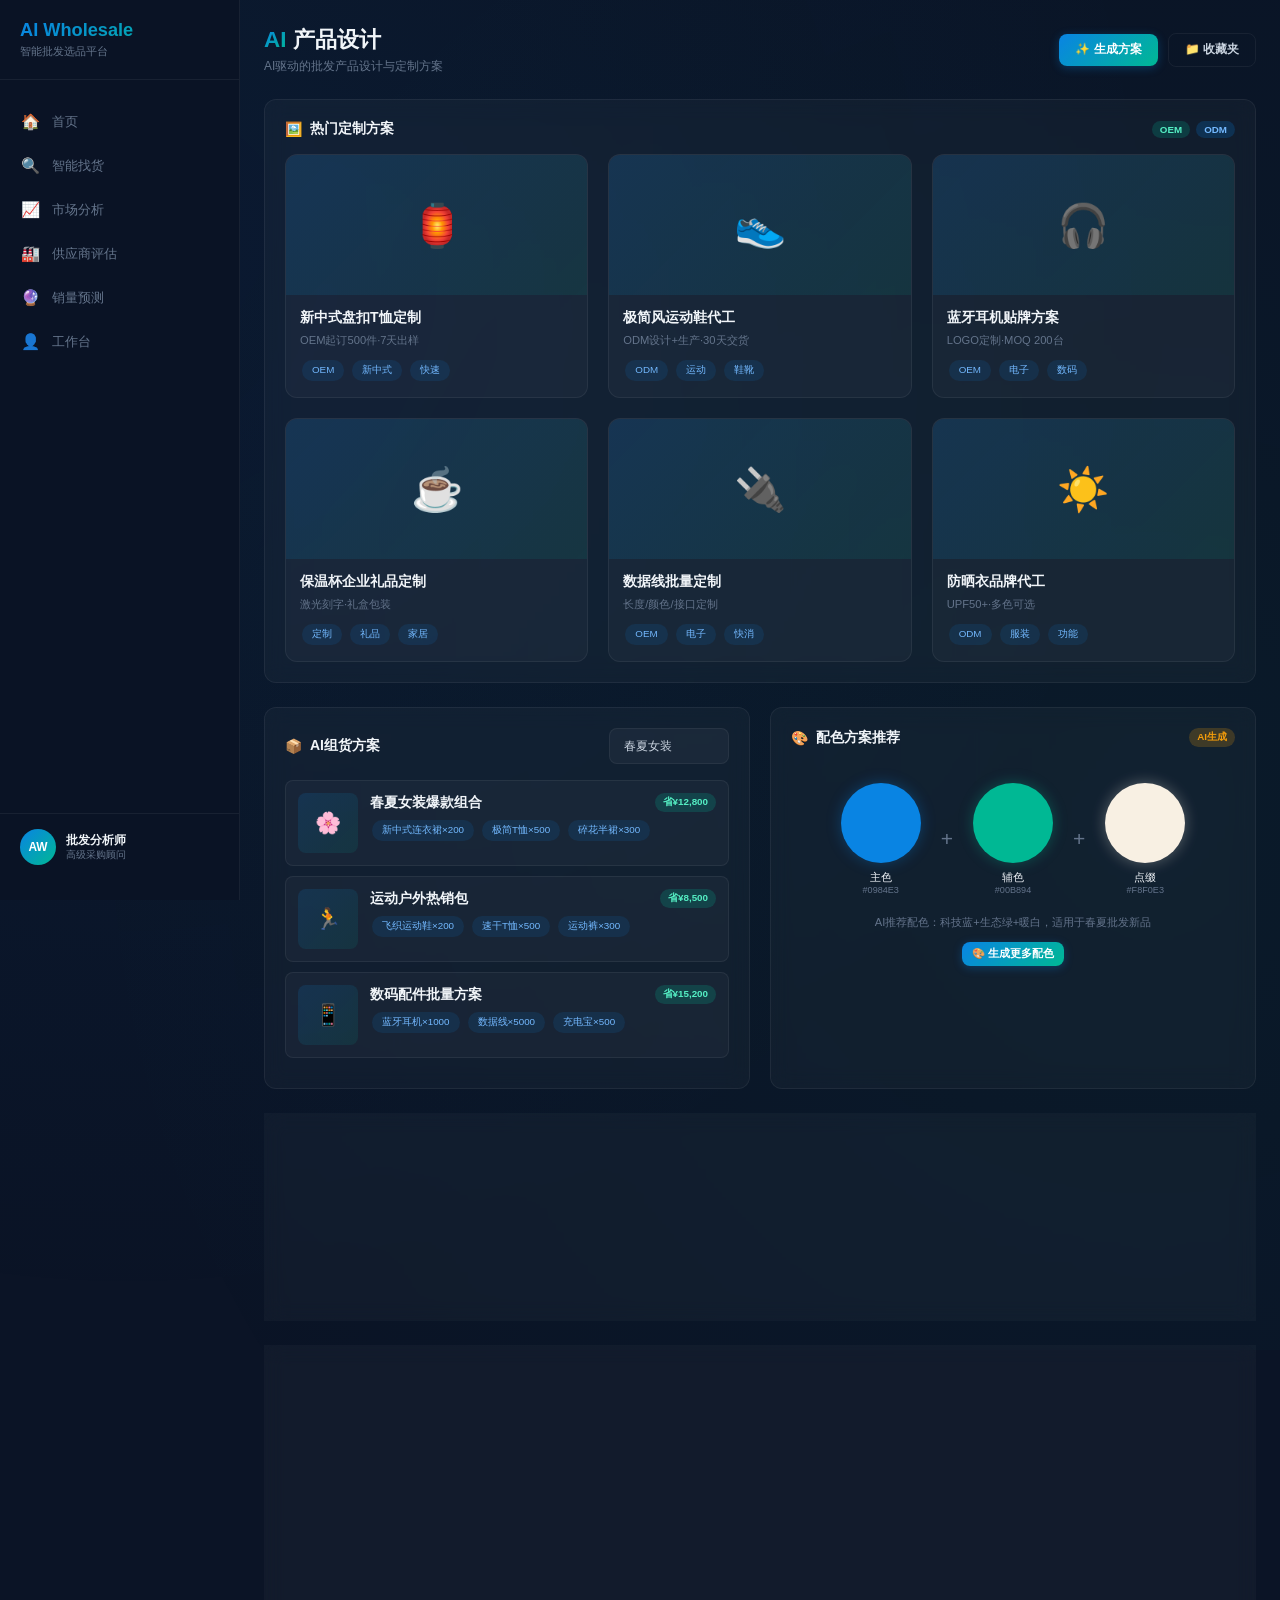
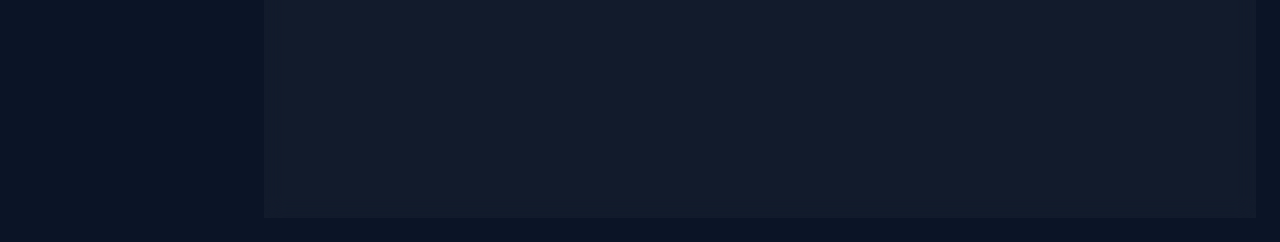
<file: ai-wholesale/design.html>
<!DOCTYPE html>
<html lang="zh-CN">
<head>
  <meta charset="UTF-8">
  <meta name="viewport" content="width=device-width, initial-scale=1.0">
  <title>设计页 - AI Wholesale</title>
  <link rel="stylesheet" href="css/style.css">
</head>
<body>
  <button class="mobile-toggle">☰</button>
  <div class="overlay"></div>
  <div class="app-layout">
    <aside class="sidebar">
      <div class="sidebar-logo"><h1>AI Wholesale</h1><p>智能批发选品平台</p></div>
      <nav class="sidebar-nav" id="nav"></nav>
      <div class="sidebar-footer">
        <div class="avatar">AW</div>
        <div class="user-info"><div class="name">批发分析师</div><div class="role">高级采购顾问</div></div>
      </div>
    </aside>

    <main class="main-content">
      <div class="page-header">
        <div>
          <div class="page-title"><span>AI</span> 产品设计</div>
          <div class="page-subtitle">AI驱动的批发产品设计与定制方案</div>
        </div>
        <div class="header-actions">
          <button class="btn btn-primary">✨ 生成方案</button>
          <button class="btn btn-outline">📁 收藏夹</button>
        </div>
      </div>

      <!-- OEM/ODM Design Templates -->
      <div class="card" style="margin-bottom:24px">
        <div class="card-header">
          <div class="card-title"><span class="icon">🖼️</span> 热门定制方案</div>
          <div style="display:flex;gap:6px">
            <span class="badge badge-accent">OEM</span>
            <span class="badge badge-primary">ODM</span>
          </div>
        </div>
        <div class="grid grid-3" id="designGrid"></div>
      </div>

      <!-- AI Mix & Match for Wholesale -->
      <div class="grid grid-2" style="margin-bottom:24px">
        <div class="card">
          <div class="card-header">
            <div class="card-title"><span class="icon">📦</span> AI组货方案</div>
            <select class="select" style="width:120px">
              <option>春夏女装</option><option>秋冬男装</option><option>运动户外</option><option>童装</option>
            </select>
          </div>
          <div id="mixMatch"></div>
        </div>
        <div class="card">
          <div class="card-header"><div class="card-title"><span class="icon">🎨</span> 配色方案推荐</div><span class="badge badge-warning">AI生成</span></div>
          <div id="colorTool"></div>
        </div>
      </div>

      <!-- Color Palettes -->
      <div class="card" style="margin-bottom:24px">
        <div class="card-header">
          <div class="card-title"><span class="icon">🌈</span> 批发热门色板</div>
          <button class="btn btn-outline btn-sm">🔄 换一批</button>
        </div>
        <div class="grid grid-2" id="paletteGrid"></div>
      </div>

      <!-- Material Library -->
      <div class="card">
        <div class="card-header">
          <div class="card-title"><span class="icon">🧵</span> 面料素材库</div>
          <div style="display:flex;gap:6px">
            <span class="tag active">全部</span><span class="tag">棉</span><span class="tag">丝</span><span class="tag">化纤</span><span class="tag">功能性</span>
          </div>
        </div>
        <div class="grid grid-4" id="materialGrid"></div>
      </div>
    </main>
  </div>

  <script src="js/common.js"></script>
  <script>
    document.getElementById('nav').innerHTML = getNavHTML('design.html');

    // Design Cards
    (function() {
      const grid = document.getElementById('designGrid');
      const designs = [
        { title: '新中式盘扣T恤定制', desc: 'OEM起订500件·7天出样', tags: ['OEM', '新中式', '快速'], emoji: '🏮' },
        { title: '极简风运动鞋代工', desc: 'ODM设计+生产·30天交货', tags: ['ODM', '运动', '鞋靴'], emoji: '👟' },
        { title: '蓝牙耳机贴牌方案', desc: 'LOGO定制·MOQ 200台', tags: ['OEM', '电子', '数码'], emoji: '🎧' },
        { title: '保温杯企业礼品定制', desc: '激光刻字·礼盒包装', tags: ['定制', '礼品', '家居'], emoji: '☕' },
        { title: '数据线批量定制', desc: '长度/颜色/接口定制', tags: ['OEM', '电子', '快消'], emoji: '🔌' },
        { title: '防晒衣品牌代工', desc: 'UPF50+·多色可选', tags: ['ODM', '服装', '功能'], emoji: '☀️' }
      ];
      designs.forEach(d => {
        const card = document.createElement('div');
        card.className = 'fade-in';
        card.style.cssText = 'background:var(--bg-card);border:1px solid var(--border);border-radius:var(--radius);overflow:hidden;transition:var(--transition);cursor:pointer';
        card.innerHTML = `
          <div style="height:140px;background:linear-gradient(135deg,rgba(9,132,227,0.15),rgba(0,184,148,0.1));display:flex;align-items:center;justify-content:center;font-size:3rem">${d.emoji}</div>
          <div style="padding:14px">
            <div style="font-weight:700;color:var(--text-bright);margin-bottom:6px">${d.title}</div>
            <div style="font-size:0.8rem;color:var(--text-secondary);margin-bottom:10px">${d.desc}</div>
            <div style="display:flex;gap:4px;flex-wrap:wrap">${d.tags.map(t => `<span class="tag">${t}</span>`).join('')}</div>
          </div>
        `;
        grid.appendChild(card);
      });
    })();

    // Mix & Match
    (function() {
      const container = document.getElementById('mixMatch');
      const combos = [
        { name: '春夏女装爆款组合', items: ['新中式连衣裙×200', '极简T恤×500', '碎花半裙×300'], emoji: '🌸', saving: '¥12,800' },
        { name: '运动户外热销包', items: ['飞织运动鞋×200', '速干T恤×500', '运动裤×300'], emoji: '🏃', saving: '¥8,500' },
        { name: '数码配件批量方案', items: ['蓝牙耳机×1000', '数据线×5000', '充电宝×500'], emoji: '📱', saving: '¥15,200' }
      ];
      combos.forEach(c => {
        const div = document.createElement('div');
        div.style.cssText = 'display:flex;gap:12px;padding:12px;background:var(--bg-card);border:1px solid var(--border);border-radius:var(--radius-sm);margin-bottom:10px';
        div.innerHTML = `
          <div style="width:60px;height:60px;border-radius:8px;background:linear-gradient(135deg,rgba(9,132,227,0.15),rgba(0,184,148,0.1));display:flex;align-items:center;justify-content:center;font-size:1.5rem;flex-shrink:0">${c.emoji}</div>
          <div style="flex:1">
            <div style="display:flex;justify-content:space-between;align-items:center;margin-bottom:6px">
              <span style="font-weight:600;color:var(--text-bright)">${c.name}</span>
              <span class="badge badge-accent">省${c.saving}</span>
            </div>
            <div style="display:flex;gap:4px;flex-wrap:wrap">${c.items.map(i => `<span class="tag">${i}</span>`).join('')}</div>
          </div>
        `;
        container.appendChild(div);
      });
    })();

    // Color Tool
    (function() {
      const container = document.getElementById('colorTool');
      container.innerHTML = `
        <div style="display:flex;gap:20px;align-items:center;flex-wrap:wrap;justify-content:center;padding:20px">
          <div style="text-align:center"><div style="width:80px;height:80px;border-radius:50%;background:#0984E3;margin:0 auto 8px;box-shadow:0 0 15px #0984E350"></div><div style="font-size:0.75rem;color:var(--text-bright)">主色</div><div style="font-size:0.65rem;color:var(--text-secondary)">#0984E3</div></div>
          <div style="font-size:1.5rem;color:var(--text-secondary)">+</div>
          <div style="text-align:center"><div style="width:80px;height:80px;border-radius:50%;background:#00B894;margin:0 auto 8px;box-shadow:0 0 15px #00B89450"></div><div style="font-size:0.75rem;color:var(--text-bright)">辅色</div><div style="font-size:0.65rem;color:var(--text-secondary)">#00B894</div></div>
          <div style="font-size:1.5rem;color:var(--text-secondary)">+</div>
          <div style="text-align:center"><div style="width:80px;height:80px;border-radius:50%;background:#F8F0E3;margin:0 auto 8px;box-shadow:0 0 15px #F8F0E350"></div><div style="font-size:0.75rem;color:var(--text-bright)">点缀</div><div style="font-size:0.65rem;color:var(--text-secondary)">#F8F0E3</div></div>
        </div>
        <div style="text-align:center;padding:0 20px 10px">
          <p style="font-size:0.8rem;color:var(--text-secondary);margin-bottom:12px">AI推荐配色：科技蓝+生态绿+暖白，适用于春夏批发新品</p>
          <button class="btn btn-primary btn-sm">🎨 生成更多配色</button>
        </div>
      `;
    })();

    // Palettes
    (function() {
      const grid = document.getElementById('paletteGrid');
      const palettes = [
        { name: '科技蓝绿', colors: ['#0984E3', '#74B9FF', '#00B894', '#55EFC4', '#E8F8F5'] },
        { name: '暖阳大地', colors: ['#E17055', '#FDCB6E', '#F8C291', '#E55039', '#FBEAA5'] },
        { name: '极简黑白', colors: ['#2C3E50', '#7F8C8D', '#BDC3C7', '#ECF0F1', '#FFFFFF'] },
        { name: '活力撞色', colors: ['#FF6B6B', '#4ECDC4', '#45B7D1', '#96CEB4', '#FFEAA7'] }
      ];
      palettes.forEach(p => {
        const row = document.createElement('div');
        row.style.cssText = 'display:flex;gap:4px;margin-bottom:12px;align-items:center';
        row.innerHTML = `<span style="min-width:80px;font-size:0.8rem;color:var(--text-bright)">${p.name}</span>${p.colors.map(c => `<div style="width:40px;height:40px;border-radius:8px;background:${c};cursor:pointer;transition:var(--transition);border:2px solid transparent" onmouseover="this.style.borderColor='#fff';this.style.transform='scale(1.15)'" onmouseout="this.style.borderColor='transparent';this.style.transform='scale(1)'"></div>`).join('')}<button class="btn btn-ghost btn-sm" style="margin-left:8px">📋</button>`;
        grid.appendChild(row);
      });
    })();

    // Material Library
    (function() {
      const grid = document.getElementById('materialGrid');
      const materials = [
        { emoji: '🧵', label: '纯棉面料', price: '¥12-18/米', category: '棉' },
        { emoji: '✨', label: '真丝缎面', price: '¥85-120/米', category: '丝' },
        { emoji: '🌊', label: '速干涤纶', price: '¥8-15/米', category: '化纤' },
        { emoji: '❄️', label: '冰丝凉感', price: '¥15-25/米', category: '功能' },
        { emoji: '🌿', label: '有机棉', price: '¥18-28/米', category: '棉' },
        { emoji: '🛡️', label: '防水面料', price: '¥20-35/米', category: '功能' },
        { emoji: '🔥', label: '摇粒绒', price: '¥15-22/米', category: '化纤' },
        { emoji: '💎', label: '醋酸面料', price: '¥45-65/米', category: '丝' }
      ];
      materials.forEach(m => {
        const card = document.createElement('div');
        card.style.cssText = 'background:var(--bg-card);border:1px solid var(--border);border-radius:var(--radius);overflow:hidden;transition:var(--transition);cursor:pointer';
        card.innerHTML = `
          <div style="height:100px;background:linear-gradient(135deg,rgba(9,132,227,0.1),rgba(0,184,148,0.08));display:flex;align-items:center;justify-content:center;font-size:2.5rem">${m.emoji}</div>
          <div style="padding:12px">
            <div style="font-weight:600;color:var(--text-bright);font-size:0.85rem">${m.label}</div>
            <div style="font-size:0.75rem;color:var(--accent);margin-top:4px">${m.price}</div>
            <span class="badge badge-primary" style="margin-top:6px">${m.category}</span>
          </div>
        `;
        grid.appendChild(card);
      });
    })();

    document.querySelectorAll('.tag').forEach(tag => {
      tag.addEventListener('click', function() {
        const siblings = this.parentElement.querySelectorAll('.tag');
        siblings.forEach(t => t.classList.remove('active'));
        this.classList.add('active');
      });
    });

    Utils.initSidebar();
  </script>
</body>
</html>
</file>
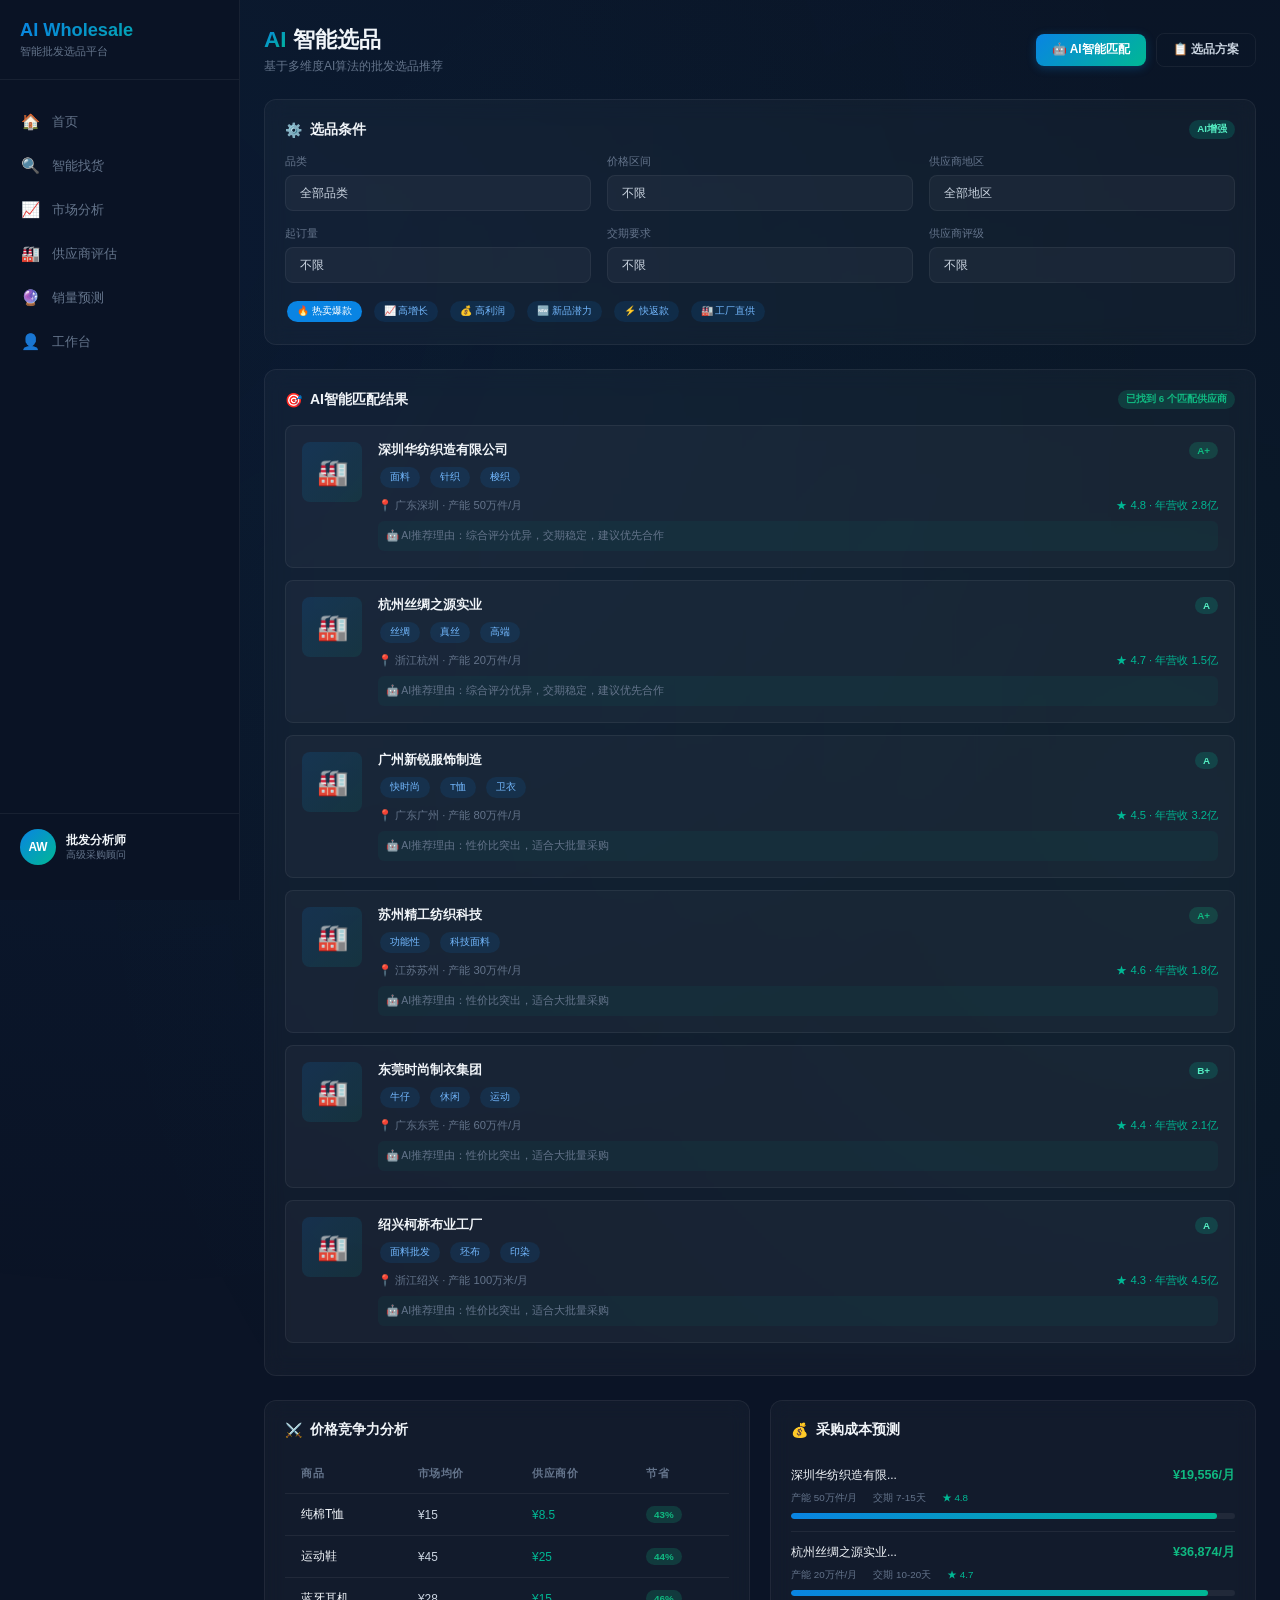
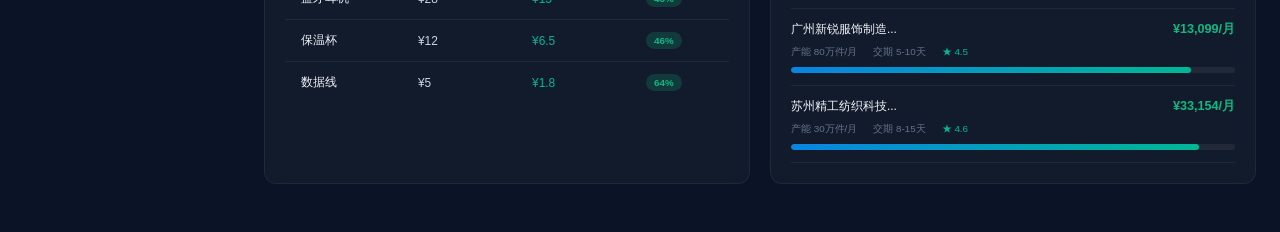
<file: ai-wholesale/selection.html>
<!DOCTYPE html>
<html lang="zh-CN">
<head>
  <meta charset="UTF-8">
  <meta name="viewport" content="width=device-width, initial-scale=1.0">
  <title>AI选品 - AI Wholesale</title>
  <link rel="stylesheet" href="css/style.css">
</head>
<body>
  <button class="mobile-toggle">☰</button>
  <div class="overlay"></div>
  <div class="app-layout">
    <aside class="sidebar">
      <div class="sidebar-logo"><h1>AI Wholesale</h1><p>智能批发选品平台</p></div>
      <nav class="sidebar-nav" id="nav"></nav>
      <div class="sidebar-footer">
        <div class="avatar">AW</div>
        <div class="user-info"><div class="name">批发分析师</div><div class="role">高级采购顾问</div></div>
      </div>
    </aside>

    <main class="main-content">
      <div class="page-header">
        <div>
          <div class="page-title"><span>AI</span> 智能选品</div>
          <div class="page-subtitle">基于多维度AI算法的批发选品推荐</div>
        </div>
        <div class="header-actions">
          <button class="btn btn-primary" onclick="runAISelection()">🤖 AI智能匹配</button>
          <button class="btn btn-outline">📋 选品方案</button>
        </div>
      </div>

      <!-- Selection Filters -->
      <div class="card" style="margin-bottom:24px">
        <div class="card-header">
          <div class="card-title"><span class="icon">⚙️</span> 选品条件</div>
          <span class="badge badge-accent">AI增强</span>
        </div>
        <div class="grid grid-3" style="gap:16px">
          <div>
            <label style="font-size:0.75rem;color:var(--text-secondary);display:block;margin-bottom:6px">品类</label>
            <select class="select" id="filterCategory">
              <option value="">全部品类</option>
              <option>女装</option><option>男装</option><option>童装</option><option>运动户外</option><option>内衣家居</option><option>鞋靴箱包</option>
            </select>
          </div>
          <div>
            <label style="font-size:0.75rem;color:var(--text-secondary);display:block;margin-bottom:6px">价格区间</label>
            <select class="select" id="filterPrice">
              <option value="">不限</option>
              <option value="0-50">¥0-50</option>
              <option value="50-200">¥50-200</option>
              <option value="200-500">¥200-500</option>
              <option value="500+">¥500+</option>
            </select>
          </div>
          <div>
            <label style="font-size:0.75rem;color:var(--text-secondary);display:block;margin-bottom:6px">供应商地区</label>
            <select class="select" id="filterRegion">
              <option value="">全部地区</option>
              <option>广东</option><option>浙江</option><option>江苏</option><option>福建</option>
            </select>
          </div>
          <div>
            <label style="font-size:0.75rem;color:var(--text-secondary);display:block;margin-bottom:6px">起订量</label>
            <select class="select" id="filterMOQ">
              <option value="">不限</option>
              <option>50件以下</option><option>50-200件</option><option>200-1000件</option><option>1000件以上</option>
            </select>
          </div>
          <div>
            <label style="font-size:0.75rem;color:var(--text-secondary);display:block;margin-bottom:6px">交期要求</label>
            <select class="select" id="filterDelivery">
              <option value="">不限</option>
              <option>3天内</option><option>7天内</option><option>15天内</option><option>30天内</option>
            </select>
          </div>
          <div>
            <label style="font-size:0.75rem;color:var(--text-secondary);display:block;margin-bottom:6px">供应商评级</label>
            <select class="select" id="filterCredit">
              <option value="">不限</option>
              <option>A+</option><option>A</option><option>B+</option>
            </select>
          </div>
        </div>
        <div style="margin-top:16px;display:flex;gap:8px;flex-wrap:wrap">
          <span class="tag active">🔥 热卖爆款</span>
          <span class="tag">📈 高增长</span>
          <span class="tag">💰 高利润</span>
          <span class="tag">🆕 新品潜力</span>
          <span class="tag">⚡ 快返款</span>
          <span class="tag">🏭 工厂直供</span>
        </div>
      </div>

      <!-- AI Results -->
      <div id="aiResults">
        <div class="card" style="margin-bottom:24px">
          <div class="card-header">
            <div class="card-title"><span class="icon">🎯</span> AI智能匹配结果</div>
            <span class="badge badge-success">已找到 6 个匹配供应商</span>
          </div>
          <div id="matchResults"></div>
        </div>

        <div class="grid grid-2" style="margin-bottom:24px">
          <div class="card">
            <div class="card-header"><div class="card-title"><span class="icon">⚔️</span> 价格竞争力分析</div></div>
            <div id="priceAnalysis"></div>
          </div>
          <div class="card">
            <div class="card-header"><div class="card-title"><span class="icon">💰</span> 采购成本预测</div></div>
            <div id="costPrediction"></div>
          </div>
        </div>
      </div>
    </main>
  </div>

  <script src="js/common.js"></script>
  <script>
    document.getElementById('nav').innerHTML = getNavHTML('selection.html');

    // Render match results
    (function() {
      const container = document.getElementById('matchResults');
      MOCK.suppliers.forEach(s => {
        const card = document.createElement('div');
        card.style.cssText = 'display:flex;gap:16px;padding:16px;background:var(--bg-card);border:1px solid var(--border);border-radius:var(--radius-sm);margin-bottom:12px;transition:var(--transition)';
        card.innerHTML = `
          <div style="width:60px;height:60px;border-radius:var(--radius-sm);background:linear-gradient(135deg,rgba(9,132,227,0.15),rgba(0,184,148,0.1));display:flex;align-items:center;justify-content:center;font-size:1.8rem;flex-shrink:0">🏭</div>
          <div style="flex:1;min-width:0">
            <div style="display:flex;justify-content:space-between;align-items:flex-start;margin-bottom:6px">
              <div style="font-weight:600;color:var(--text-bright);font-size:0.9rem">${s.name}</div>
              <span class="badge ${s.credit === 'A+' ? 'badge-success' : 'badge-accent'}">${s.credit}</span>
            </div>
            <div style="display:flex;gap:6px;margin-bottom:8px;flex-wrap:wrap">
              ${s.tags.map(t => `<span class="tag">${t}</span>`).join('')}
            </div>
            <div style="display:flex;justify-content:space-between;align-items:center;font-size:0.8rem">
              <span style="color:var(--text-secondary)">📍 ${s.location} · 产能 ${s.capacity}</span>
              <span style="color:var(--accent)">★ ${s.rating} · 年营收 ${s.revenue}</span>
            </div>
            <div style="margin-top:8px;font-size:0.75rem;color:var(--text-secondary);background:rgba(0,184,148,0.05);padding:8px;border-radius:6px">
              🤖 AI推荐理由：${s.rating >= 4.7 ? '综合评分优异，交期稳定，建议优先合作' : '性价比突出，适合大批量采购'}
            </div>
          </div>
        `;
        container.appendChild(card);
      });
    })();

    // Price Analysis
    (function() {
      const container = document.getElementById('priceAnalysis');
      const items = [
        { name: '纯棉T恤', market: 15, supplier: 8.5, saving: '43%' },
        { name: '运动鞋', market: 45, supplier: 25, saving: '44%' },
        { name: '蓝牙耳机', market: 28, supplier: 15, saving: '46%' },
        { name: '保温杯', market: 12, supplier: 6.5, saving: '46%' },
        { name: '数据线', market: 5, supplier: 1.8, saving: '64%' }
      ];
      container.innerHTML = `
        <table class="data-table">
          <thead><tr><th>商品</th><th>市场均价</th><th>供应商价</th><th>节省</th></tr></thead>
          <tbody>${items.map(i => `
            <tr>
              <td style="color:var(--text-bright)">${i.name}</td>
              <td>¥${i.market}</td>
              <td style="color:var(--accent)">¥${i.supplier}</td>
              <td><span class="badge badge-success">${i.saving}</span></td>
            </tr>
          `).join('')}</tbody>
        </table>
      `;
    })();

    // Cost Prediction
    (function() {
      const container = document.getElementById('costPrediction');
      MOCK.suppliers.slice(0, 4).forEach(s => {
        const monthlyCost = Math.floor(Math.random() * 50000 + 10000);
        const row = document.createElement('div');
        row.style.cssText = 'padding:12px 0;border-bottom:1px solid var(--border)';
        row.innerHTML = `
          <div style="display:flex;justify-content:space-between;align-items:center;margin-bottom:8px">
            <span style="font-size:0.85rem;color:var(--text-bright)">${s.name.slice(0,8)}...</span>
            <span style="font-size:0.9rem;font-weight:700;color:var(--success)">¥${monthlyCost.toLocaleString()}/月</span>
          </div>
          <div style="display:flex;gap:16px;font-size:0.7rem;color:var(--text-secondary)">
            <span>产能 ${s.capacity}</span>
            <span>交期 ${s.delivery}</span>
            <span style="color:var(--accent)">★ ${s.rating}</span>
          </div>
          <div class="progress-bar" style="margin-top:8px">
            <div class="progress-fill" style="width:${s.rating / 5 * 100}%"></div>
          </div>
        `;
        container.appendChild(row);
      });
    })();

    function runAISelection() {
      const btn = event.target;
      btn.textContent = '⏳ AI分析中...';
      btn.disabled = true;
      setTimeout(() => {
        btn.textContent = '🤖 AI智能匹配';
        btn.disabled = false;
        document.getElementById('aiResults').style.opacity = '0';
        setTimeout(() => { document.getElementById('aiResults').style.opacity = '1'; document.getElementById('aiResults').style.transition = 'opacity 0.5s'; }, 100);
      }, 1500);
    }

    document.querySelectorAll('.card .tag').forEach(tag => {
      tag.addEventListener('click', () => {
        document.querySelectorAll('.card .tag').forEach(t => t.classList.remove('active'));
        tag.classList.add('active');
      });
    });

    Utils.initSidebar();
  </script>
</body>
</html>
</file>
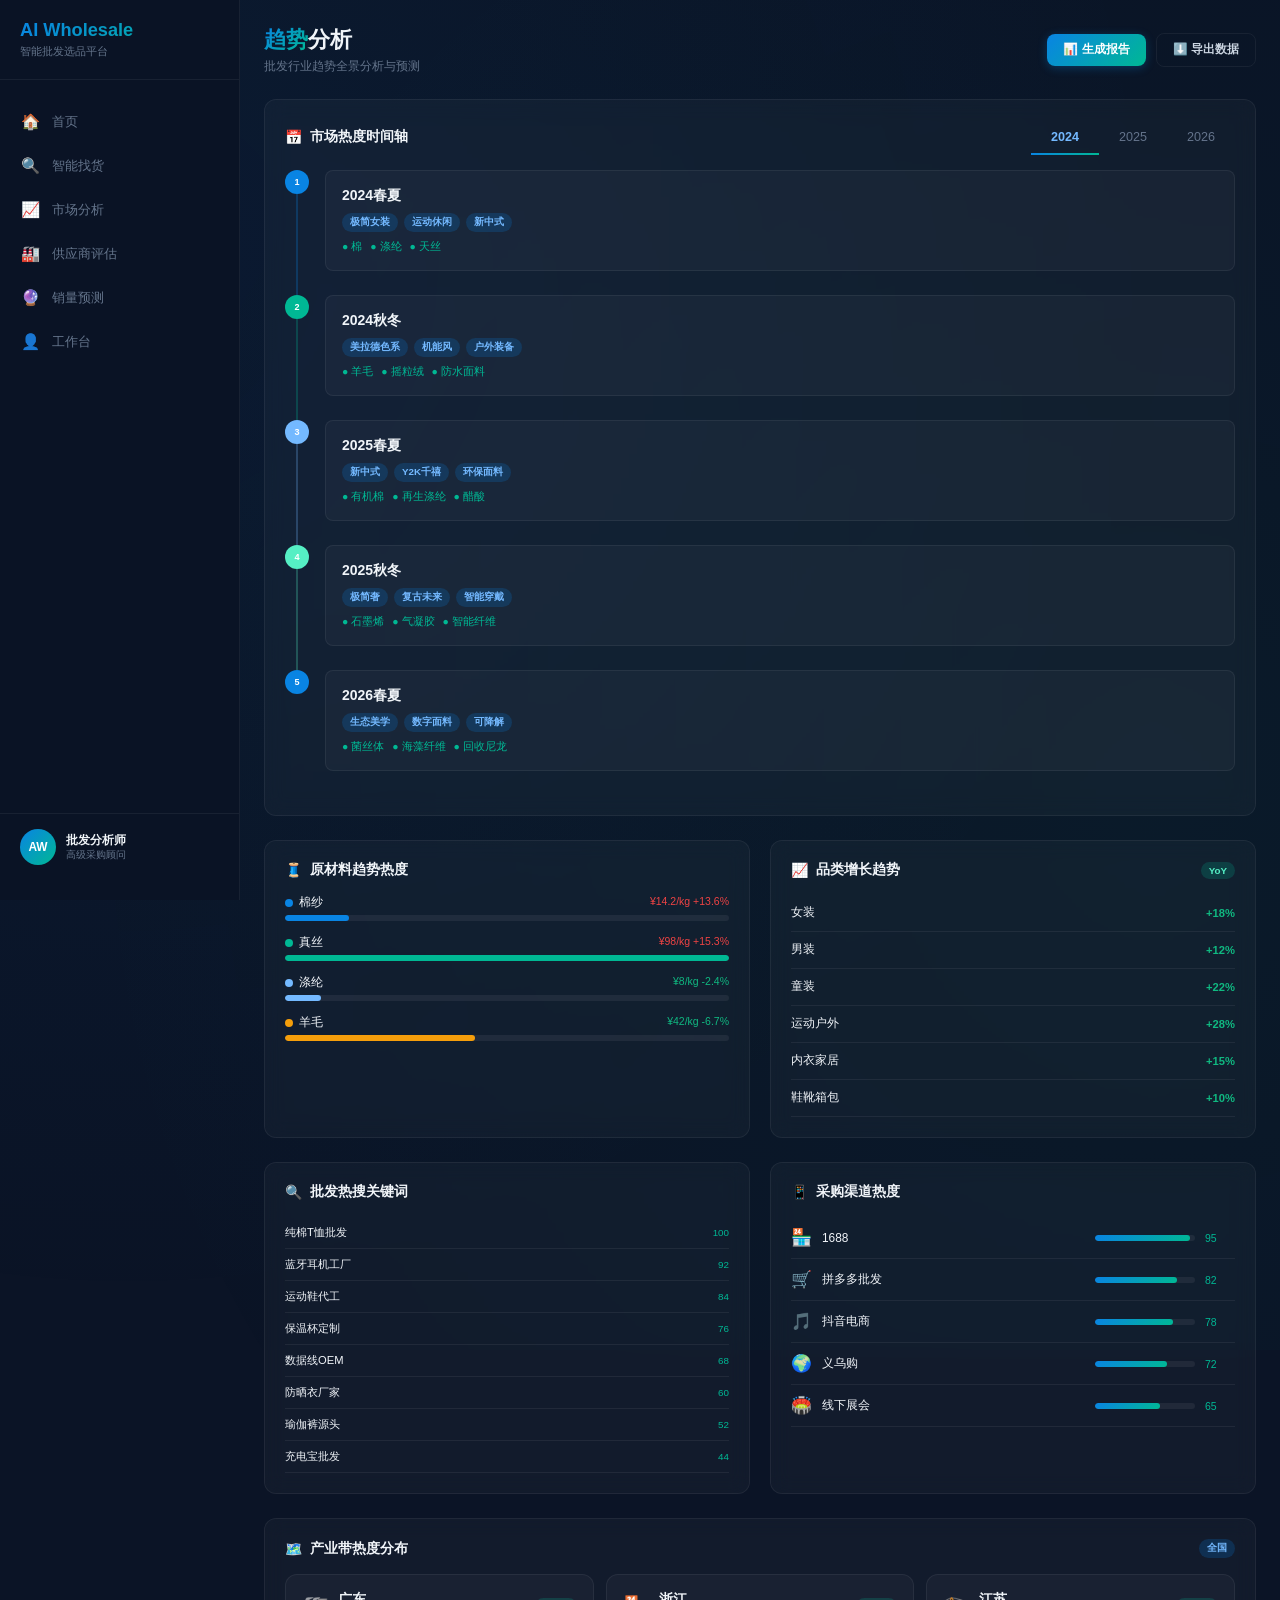
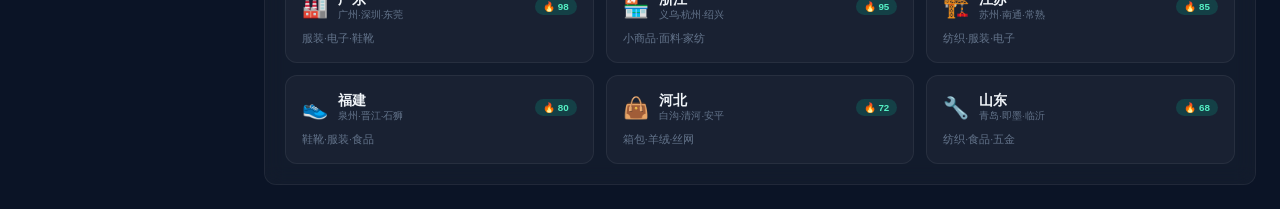
<file: ai-wholesale/trend.html>
<!DOCTYPE html>
<html lang="zh-CN">
<head>
  <meta charset="UTF-8">
  <meta name="viewport" content="width=device-width, initial-scale=1.0">
  <title>趋势分析 - AI Wholesale</title>
  <link rel="stylesheet" href="css/style.css">
</head>
<body>
  <button class="mobile-toggle">☰</button>
  <div class="overlay"></div>
  <div class="app-layout">
    <aside class="sidebar">
      <div class="sidebar-logo"><h1>AI Wholesale</h1><p>智能批发选品平台</p></div>
      <nav class="sidebar-nav" id="nav"></nav>
      <div class="sidebar-footer">
        <div class="avatar">AW</div>
        <div class="user-info"><div class="name">批发分析师</div><div class="role">高级采购顾问</div></div>
      </div>
    </aside>

    <main class="main-content">
      <div class="page-header">
        <div>
          <div class="page-title"><span>趋势</span>分析</div>
          <div class="page-subtitle">批发行业趋势全景分析与预测</div>
        </div>
        <div class="header-actions">
          <button class="btn btn-primary">📊 生成报告</button>
          <button class="btn btn-outline">⬇️ 导出数据</button>
        </div>
      </div>

      <!-- Market Heat Timeline -->
      <div class="card" style="margin-bottom:24px">
        <div class="card-header">
          <div class="card-title"><span class="icon">📅</span> 市场热度时间轴</div>
          <div class="tabs" style="border:none;margin:0">
            <div class="tab active">2024</div><div class="tab">2025</div><div class="tab">2026</div>
          </div>
        </div>
        <div id="timeline"></div>
      </div>

      <!-- Material Trends + Category Growth -->
      <div class="grid grid-2" style="margin-bottom:24px">
        <div class="card">
          <div class="card-header"><div class="card-title"><span class="icon">🧵</span> 原材料趋势热度</div></div>
          <div id="materialChart"></div>
        </div>
        <div class="card">
          <div class="card-header"><div class="card-title"><span class="icon">📈</span> 品类增长趋势</div><span class="badge badge-accent">YoY</span></div>
          <div id="categoryGrowth"></div>
        </div>
      </div>

      <!-- Hot Keywords + Social Heat -->
      <div class="grid grid-2" style="margin-bottom:24px">
        <div class="card">
          <div class="card-header"><div class="card-title"><span class="icon">🔍</span> 批发热搜关键词</div></div>
          <div id="hotKeywords"></div>
        </div>
        <div class="card">
          <div class="card-header"><div class="card-title"><span class="icon">📱</span> 采购渠道热度</div></div>
          <div id="channelHeat"></div>
        </div>
      </div>

      <!-- Regional Analysis -->
      <div class="card">
        <div class="card-header"><div class="card-title"><span class="icon">🗺️</span> 产业带热度分布</div><span class="badge badge-primary">全国</span></div>
        <div class="grid grid-3" id="regionGrid" style="gap:12px"></div>
      </div>
    </main>
  </div>

  <script src="js/common.js"></script>
  <script>
    document.getElementById('nav').innerHTML = getNavHTML('trend.html');

    // Timeline
    (function() {
      const container = document.getElementById('timeline');
      const timeline = [
        { season: '2024春夏', trends: ['极简女装', '运动休闲', '新中式'], materials: ['棉', '涤纶', '天丝'] },
        { season: '2024秋冬', trends: ['美拉德色系', '机能风', '户外装备'], materials: ['羊毛', '摇粒绒', '防水面料'] },
        { season: '2025春夏', trends: ['新中式', 'Y2K千禧', '环保面料'], materials: ['有机棉', '再生涤纶', '醋酸'] },
        { season: '2025秋冬', trends: ['极简奢', '复古未来', '智能穿戴'], materials: ['石墨烯', '气凝胶', '智能纤维'] },
        { season: '2026春夏', trends: ['生态美学', '数字面料', '可降解'], materials: ['菌丝体', '海藻纤维', '回收尼龙'] }
      ];
      const colors = ['#0984E3','#00B894','#74B9FF','#55EFC4','#0984E3'];
      timeline.forEach((t, i) => {
        const item = document.createElement('div');
        item.style.cssText = 'display:flex;align-items:flex-start;margin-bottom:24px;position:relative;padding-left:40px';
        item.innerHTML = `
          <div style="position:absolute;left:0;top:0;width:24px;height:24px;border-radius:50%;background:${colors[i]};display:flex;align-items:center;justify-content:center;font-size:0.65rem;color:#fff;font-weight:700;z-index:2">${i+1}</div>
          ${i < timeline.length - 1 ? `<div style="position:absolute;left:11px;top:24px;width:2px;height:calc(100%);background:${colors[i]}40"></div>` : ''}
          <div style="flex:1;background:var(--bg-card);border:1px solid var(--border);border-radius:var(--radius-sm);padding:16px">
            <div style="font-weight:700;color:var(--text-bright);margin-bottom:8px;font-size:1rem">${t.season}</div>
            <div style="display:flex;gap:6px;flex-wrap:wrap;margin-bottom:8px">
              ${t.trends.map(tr => `<span class="badge badge-primary">${tr}</span>`).join('')}
            </div>
            <div style="display:flex;gap:8px;flex-wrap:wrap">
              ${t.materials.map(m => `<span style="font-size:0.75rem;color:var(--accent)">● ${m}</span>`).join('')}
            </div>
          </div>
        `;
        container.appendChild(item);
      });
    })();

    // Material Chart
    (function() {
      const container = document.getElementById('materialChart');
      const max = Math.max(...MOCK.priceTrends.map(d => Math.max(d.cotton, d.silk, d.polyester, d.wool)));
      ['cotton', 'silk', 'polyester', 'wool'].forEach((key, idx) => {
        const labels = { cotton: '棉纱', silk: '真丝', polyester: '涤纶', wool: '羊毛' };
        const colors = ['#0984E3', '#00B894', '#74B9FF', '#F59E0B'];
        const values = MOCK.priceTrends.map(d => d[key]);
        const latest = values[values.length - 1];
        const change = ((latest - values[0]) / values[0] * 100).toFixed(1);
        const row = document.createElement('div');
        row.style.cssText = 'margin-bottom:14px';
        row.innerHTML = `
          <div style="display:flex;justify-content:space-between;margin-bottom:4px">
            <span style="font-size:0.85rem;color:var(--text-bright);display:flex;align-items:center;gap:6px">
              <span style="width:8px;height:8px;border-radius:50%;background:${colors[idx]}"></span>${labels[key]}
            </span>
            <span style="font-size:0.75rem;color:${change >= 0 ? 'var(--danger)' : 'var(--success)'}">¥${latest}/kg ${change >= 0 ? '+' : ''}${change}%</span>
          </div>
          <div class="progress-bar"><div class="progress-fill" style="width:${latest/max*100}%;background:${colors[idx]}"></div></div>
        `;
        container.appendChild(row);
      });
    })();

    // Category Growth
    (function() {
      const container = document.getElementById('categoryGrowth');
      MOCK.categories.forEach(c => {
        const row = document.createElement('div');
        row.style.cssText = 'display:flex;align-items:center;padding:10px 0;border-bottom:1px solid var(--border);gap:12px';
        row.innerHTML = `
          <span style="flex:1;font-size:0.85rem;color:var(--text-bright)">${c.name}</span>
          <div class="sparkline" style="width:60px">${Array.from({length:6},() => `<div class="sparkline-bar" style="height:${Utils.rand(30,100)}%;width:3px;background:var(--accent);border-radius:1px"></div>`).join('')}</div>
          <span style="font-size:0.8rem;font-weight:700;color:var(--success)">${c.growth}</span>
        `;
        container.appendChild(row);
      });
    })();

    // Hot Keywords
    (function() {
      const container = document.getElementById('hotKeywords');
      const keywords = ['纯棉T恤批发','蓝牙耳机工厂','运动鞋代工','保温杯定制','数据线OEM','防晒衣厂家','瑜伽裤源头','充电宝批发'];
      keywords.forEach((k, i) => {
        const row = document.createElement('div');
        row.style.cssText = 'display:flex;align-items:center;padding:8px 0;border-bottom:1px solid var(--border);gap:10px';
        const heat = 100 - i * 8;
        row.innerHTML = `
          <span style="font-size:0.8rem;color:var(--text-bright);flex:1">${k}</span>
          <div class="sparkline" style="width:60px">${Array.from({length:6},() => `<div class="sparkline-bar" style="height:${Utils.rand(30,100)}%;width:3px;background:var(--accent);border-radius:1px"></div>`).join('')}</div>
          <span style="font-size:0.7rem;color:var(--accent)">${heat}</span>
        `;
        container.appendChild(row);
      });
    })();

    // Channel Heat
    (function() {
      const container = document.getElementById('channelHeat');
      const channels = [
        { name: '1688', heat: 95, emoji: '🏪' },
        { name: '拼多多批发', heat: 82, emoji: '🛒' },
        { name: '抖音电商', heat: 78, emoji: '🎵' },
        { name: '义乌购', heat: 72, emoji: '🌍' },
        { name: '线下展会', heat: 65, emoji: '🏟️' }
      ];
      channels.forEach(c => {
        const row = document.createElement('div');
        row.style.cssText = 'display:flex;align-items:center;padding:10px 0;border-bottom:1px solid var(--border);gap:10px';
        row.innerHTML = `
          <span style="font-size:1.2rem">${c.emoji}</span>
          <span style="flex:1;font-size:0.85rem;color:var(--text-bright)">${c.name}</span>
          <div class="progress-bar" style="width:100px"><div class="progress-fill" style="width:${c.heat}%"></div></div>
          <span style="font-size:0.75rem;color:var(--accent);min-width:30px">${c.heat}</span>
        `;
        container.appendChild(row);
      });
    })();

    // Regional Analysis
    (function() {
      const grid = document.getElementById('regionGrid');
      const regions = [
        { name: '广东', cities: '广州·深圳·东莞', heat: 98, products: '服装·电子·鞋靴', emoji: '🏭' },
        { name: '浙江', cities: '义乌·杭州·绍兴', heat: 95, products: '小商品·面料·家纺', emoji: '🏪' },
        { name: '江苏', cities: '苏州·南通·常熟', heat: 85, products: '纺织·服装·电子', emoji: '🏗️' },
        { name: '福建', cities: '泉州·晋江·石狮', heat: 80, products: '鞋靴·服装·食品', emoji: '👟' },
        { name: '河北', cities: '白沟·清河·安平', heat: 72, products: '箱包·羊绒·丝网', emoji: '👜' },
        { name: '山东', cities: '青岛·即墨·临沂', heat: 68, products: '纺织·食品·五金', emoji: '🔧' }
      ];
      regions.forEach(r => {
        const card = document.createElement('div');
        card.style.cssText = 'background:var(--bg-card);border:1px solid var(--border);border-radius:var(--radius);padding:16px;transition:var(--transition)';
        card.innerHTML = `
          <div style="display:flex;align-items:center;gap:10px;margin-bottom:10px">
            <span style="font-size:1.5rem">${r.emoji}</span>
            <div>
              <div style="font-weight:700;color:var(--text-bright)">${r.name}</div>
              <div style="font-size:0.7rem;color:var(--text-secondary)">${r.cities}</div>
            </div>
            <span class="badge badge-accent" style="margin-left:auto">🔥 ${r.heat}</span>
          </div>
          <div style="font-size:0.75rem;color:var(--text-secondary)">${r.products}</div>
        `;
        grid.appendChild(card);
      });
    })();

    Utils.initSidebar();
  </script>
</body>
</html>
</file>
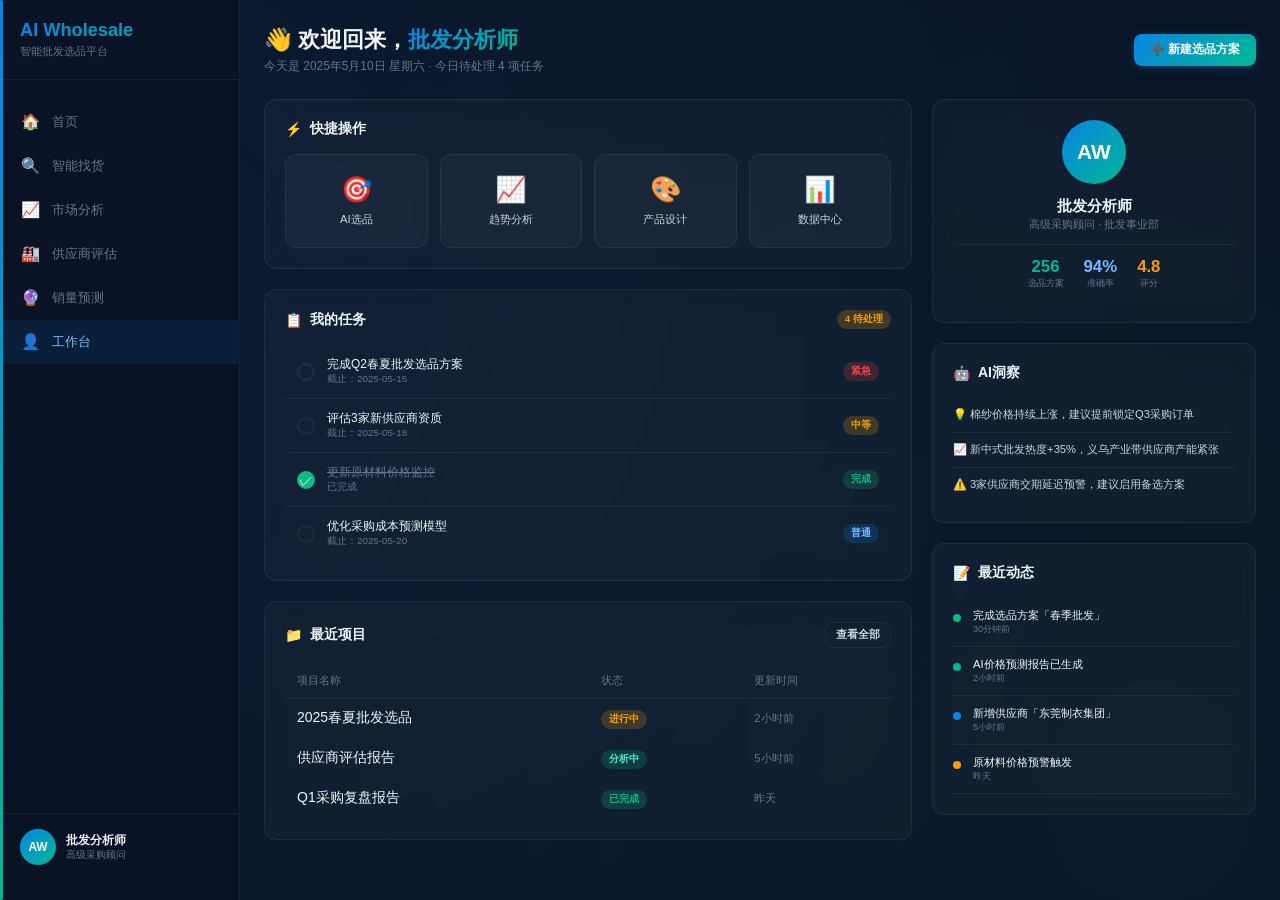
<file: ai-wholesale/user.html>
<!DOCTYPE html>
<html lang="zh-CN">
<head>
  <meta charset="UTF-8">
  <meta name="viewport" content="width=device-width, initial-scale=1.0">
  <title>工作台 - AI Wholesale</title>
  <link rel="stylesheet" href="css/style.css">
  <style>
    .workspace-grid { display:grid; grid-template-columns:2fr 1fr; gap:20px; }
    .task-item { display:flex; align-items:center; gap:12px; padding:12px; border-bottom:1px solid var(--border); }
    .task-item:last-child { border-bottom:none; }
    .task-check { width:18px; height:18px; border-radius:50%; border:2px solid var(--border); cursor:pointer; display:flex; align-items:center; justify-content:center; transition:var(--transition); flex-shrink:0; }
    .task-check.done { background:var(--success); border-color:var(--success); color:#fff; }
    .quick-action { display:flex; flex-direction:column; align-items:center; gap:8px; padding:20px; background:var(--bg-card); border:1px solid var(--border); border-radius:var(--radius); cursor:pointer; transition:var(--transition); text-align:center; }
    .quick-action:hover { border-color:var(--primary); transform:translateY(-2px); box-shadow:var(--shadow-glow); }
    .quick-action .icon { font-size:1.8rem; }
    .quick-action .label { font-size:0.8rem; color:var(--text); }
    .activity-item { display:flex; gap:12px; padding:10px 0; border-bottom:1px solid var(--border); }
    .activity-dot { width:8px; height:8px; border-radius:50%; margin-top:6px; flex-shrink:0; }
  </style>
</head>
<body>
  <button class="mobile-toggle">☰</button>
  <div class="overlay"></div>
  <div class="app-layout">
    <aside class="sidebar">
      <div class="sidebar-logo"><h1>AI Wholesale</h1><p>智能批发选品平台</p></div>
      <nav class="sidebar-nav" id="nav"></nav>
      <div class="sidebar-footer">
        <div class="avatar">AW</div>
        <div class="user-info"><div class="name">批发分析师</div><div class="role">高级采购顾问</div></div>
      </div>
    </aside>

    <main class="main-content">
      <div class="page-header">
        <div>
          <div class="page-title">👋 欢迎回来，<span>批发分析师</span></div>
          <div class="page-subtitle">今天是 2025年5月10日 星期六 · 今日待处理 4 项任务</div>
        </div>
        <div class="header-actions">
          <button class="btn btn-primary">➕ 新建选品方案</button>
        </div>
      </div>

      <div class="workspace-grid">
        <div>
          <div class="card" style="margin-bottom:20px">
            <div class="card-header"><div class="card-title"><span class="icon">⚡</span> 快捷操作</div></div>
            <div class="grid grid-4" style="gap:12px">
              <div class="quick-action" onclick="location.href='selection.html'"><div class="icon">🎯</div><div class="label">AI选品</div></div>
              <div class="quick-action" onclick="location.href='trend.html'"><div class="icon">📈</div><div class="label">趋势分析</div></div>
              <div class="quick-action" onclick="location.href='design.html'"><div class="icon">🎨</div><div class="label">产品设计</div></div>
              <div class="quick-action" onclick="location.href='data.html'"><div class="icon">📊</div><div class="label">数据中心</div></div>
            </div>
          </div>

          <div class="card" style="margin-bottom:20px">
            <div class="card-header"><div class="card-title"><span class="icon">📋</span> 我的任务</div><span class="badge badge-warning">4 待处理</span></div>
            <div>
              <div class="task-item"><div class="task-check" onclick="this.classList.toggle('done')"></div><div style="flex:1"><div style="font-size:0.85rem;color:var(--text-bright)">完成Q2春夏批发选品方案</div><div style="font-size:0.7rem;color:var(--text-secondary)">截止：2025-05-15</div></div><span class="badge badge-danger">紧急</span></div>
              <div class="task-item"><div class="task-check" onclick="this.classList.toggle('done')"></div><div style="flex:1"><div style="font-size:0.85rem;color:var(--text-bright)">评估3家新供应商资质</div><div style="font-size:0.7rem;color:var(--text-secondary)">截止：2025-05-18</div></div><span class="badge badge-warning">中等</span></div>
              <div class="task-item"><div class="task-check done" onclick="this.classList.toggle('done')">✓</div><div style="flex:1"><div style="font-size:0.85rem;color:var(--text-secondary);text-decoration:line-through">更新原材料价格监控</div><div style="font-size:0.7rem;color:var(--text-secondary)">已完成</div></div><span class="badge badge-success">完成</span></div>
              <div class="task-item"><div class="task-check" onclick="this.classList.toggle('done')"></div><div style="flex:1"><div style="font-size:0.85rem;color:var(--text-bright)">优化采购成本预测模型</div><div style="font-size:0.7rem;color:var(--text-secondary)">截止：2025-05-20</div></div><span class="badge badge-primary">普通</span></div>
            </div>
          </div>

          <div class="card">
            <div class="card-header"><div class="card-title"><span class="icon">📁</span> 最近项目</div><button class="btn btn-outline btn-sm">查看全部</button></div>
            <div style="display:table;width:100%">
              <div style="display:table-row"><div style="display:table-cell;padding:10px 12px;font-size:0.75rem;color:var(--text-secondary);border-bottom:1px solid var(--border)">项目名称</div><div style="display:table-cell;padding:10px 12px;font-size:0.75rem;color:var(--text-secondary);border-bottom:1px solid var(--border)">状态</div><div style="display:table-cell;padding:10px 12px;font-size:0.75rem;color:var(--text-secondary);border-bottom:1px solid var(--border)">更新时间</div></div>
              <div style="display:table-row"><div style="display:table-cell;padding:10px 12px;color:var(--text-bright)">2025春夏批发选品</div><div style="display:table-cell;padding:10px 12px"><span class="badge badge-warning">进行中</span></div><div style="display:table-cell;padding:10px 12px;font-size:0.8rem;color:var(--text-secondary)">2小时前</div></div>
              <div style="display:table-row"><div style="display:table-cell;padding:10px 12px;color:var(--text-bright)">供应商评估报告</div><div style="display:table-cell;padding:10px 12px"><span class="badge badge-accent">分析中</span></div><div style="display:table-cell;padding:10px 12px;font-size:0.8rem;color:var(--text-secondary)">5小时前</div></div>
              <div style="display:table-row"><div style="display:table-cell;padding:10px 12px;color:var(--text-bright)">Q1采购复盘报告</div><div style="display:table-cell;padding:10px 12px"><span class="badge badge-success">已完成</span></div><div style="display:table-cell;padding:10px 12px;font-size:0.8rem;color:var(--text-secondary)">昨天</div></div>
            </div>
          </div>
        </div>

        <div>
          <div class="card" style="margin-bottom:20px;text-align:center">
            <div class="avatar" style="width:64px;height:64px;font-size:1.5rem;margin:0 auto 12px">AW</div>
            <div style="font-size:1.1rem;font-weight:700;color:var(--text-bright)">批发分析师</div>
            <div style="font-size:0.8rem;color:var(--text-secondary);margin-bottom:12px">高级采购顾问 · 批发事业部</div>
            <div style="display:flex;justify-content:center;gap:20px;padding:12px 0;border-top:1px solid var(--border)">
              <div style="text-align:center"><div style="font-size:1.2rem;font-weight:800;color:var(--accent)">256</div><div style="font-size:0.65rem;color:var(--text-secondary)">选品方案</div></div>
              <div style="text-align:center"><div style="font-size:1.2rem;font-weight:800;color:var(--primary-light)">94%</div><div style="font-size:0.65rem;color:var(--text-secondary)">准确率</div></div>
              <div style="text-align:center"><div style="font-size:1.2rem;font-weight:800;color:var(--warning)">4.8</div><div style="font-size:0.65rem;color:var(--text-secondary)">评分</div></div>
            </div>
          </div>

          <div class="card" style="margin-bottom:20px">
            <div class="card-header"><div class="card-title"><span class="icon">🤖</span> AI洞察</div></div>
            <div style="font-size:0.8rem;color:var(--text);line-height:1.6;padding:8px 0;border-bottom:1px solid var(--border)">💡 棉纱价格持续上涨，建议提前锁定Q3采购订单</div>
            <div style="font-size:0.8rem;color:var(--text);line-height:1.6;padding:8px 0;border-bottom:1px solid var(--border)">📈 新中式批发热度+35%，义乌产业带供应商产能紧张</div>
            <div style="font-size:0.8rem;color:var(--text);line-height:1.6;padding:8px 0">⚠️ 3家供应商交期延迟预警，建议启用备选方案</div>
          </div>

          <div class="card">
            <div class="card-header"><div class="card-title"><span class="icon">📝</span> 最近动态</div></div>
            <div>
              <div class="activity-item"><div class="activity-dot" style="background:var(--success)"></div><div><div style="font-size:0.8rem;color:var(--text-bright)">完成选品方案「春季批发」</div><div style="font-size:0.65rem;color:var(--text-secondary)">30分钟前</div></div></div>
              <div class="activity-item"><div class="activity-dot" style="background:var(--accent)"></div><div><div style="font-size:0.8rem;color:var(--text-bright)">AI价格预测报告已生成</div><div style="font-size:0.65rem;color:var(--text-secondary)">2小时前</div></div></div>
              <div class="activity-item"><div class="activity-dot" style="background:var(--primary)"></div><div><div style="font-size:0.8rem;color:var(--text-bright)">新增供应商「东莞制衣集团」</div><div style="font-size:0.65rem;color:var(--text-secondary)">5小时前</div></div></div>
              <div class="activity-item"><div class="activity-dot" style="background:var(--warning)"></div><div><div style="font-size:0.8rem;color:var(--text-bright)">原材料价格预警触发</div><div style="font-size:0.65rem;color:var(--text-secondary)">昨天</div></div></div>
            </div>
          </div>
        </div>
      </div>
    </main>
  </div>

  <script src="js/common.js"></script>
  <script>
    document.getElementById('nav').innerHTML = getNavHTML('user.html');
    Utils.initSidebar();
  </script>
</body>
</html>
</file>
<file: ai-fashion/css/style.css>
/* ============================================
   AI Fashion Selection Platform - Global Styles
   ============================================ */

/* CSS Reset & Variables */
:root {
  --primary: #6C5CE7;
  --primary-light: #a29bfe;
  --primary-dark: #4834d4;
  --accent: #00D2D3;
  --accent-light: #7efff5;
  --accent-dark: #01a3a4;
  --bg-dark: #0a0a1a;
  --bg-card: rgba(255,255,255,0.04);
  --bg-card-hover: rgba(255,255,255,0.08);
  --text: #e0e0e0;
  --text-secondary: #888;
  --text-bright: #fff;
  --border: rgba(255,255,255,0.08);
  --danger: #ff6b6b;
  --warning: #feca57;
  --success: #1dd1a1;
  --gradient-primary: linear-gradient(135deg, #6C5CE7, #00D2D3);
  --gradient-accent: linear-gradient(135deg, #00D2D3, #6C5CE7);
  --gradient-card: linear-gradient(145deg, rgba(108,92,231,0.1), rgba(0,210,211,0.05));
  --shadow: 0 4px 24px rgba(0,0,0,0.3);
  --shadow-glow: 0 0 20px rgba(108,92,231,0.3);
  --radius: 12px;
  --radius-sm: 8px;
  --radius-lg: 16px;
  --transition: all 0.3s ease;
}

* { margin:0; padding:0; box-sizing:border-box; }
html { font-size:14px; scroll-behavior:smooth; }
body {
  font-family: -apple-system, BlinkMacSystemFont, 'Segoe UI', 'PingFang SC', 'Hiragino Sans GB', 'Microsoft YaHei', sans-serif;
  background: var(--bg-dark);
  color: var(--text);
  min-height: 100vh;
  overflow-x: hidden;
}

/* Background animated gradient */
body::before {
  content: '';
  position: fixed;
  top: -50%;
  left: -50%;
  width: 200%;
  height: 200%;
  background: radial-gradient(circle at 20% 50%, rgba(108,92,231,0.08) 0%, transparent 50%),
              radial-gradient(circle at 80% 20%, rgba(0,210,211,0.06) 0%, transparent 50%),
              radial-gradient(circle at 50% 80%, rgba(108,92,231,0.05) 0%, transparent 50%);
  animation: bgFloat 20s ease-in-out infinite;
  z-index: -1;
}
@keyframes bgFloat {
  0%,100% { transform: translate(0,0) rotate(0deg); }
  33% { transform: translate(2%,-2%) rotate(1deg); }
  66% { transform: translate(-1%,1%) rotate(-1deg); }
}

/* Layout */
.app-layout {
  display: flex;
  min-height: 100vh;
}

/* Sidebar */
.sidebar {
  width: 240px;
  background: rgba(10,10,26,0.95);
  border-right: 1px solid var(--border);
  padding: 20px 0;
  position: fixed;
  top: 0;
  left: 0;
  height: 100vh;
  z-index: 100;
  display: flex;
  flex-direction: column;
  backdrop-filter: blur(20px);
  transition: transform 0.3s ease;
}

.sidebar-logo {
  padding: 0 20px 20px;
  border-bottom: 1px solid var(--border);
  margin-bottom: 10px;
}
.sidebar-logo h1 {
  font-size: 1.3rem;
  background: var(--gradient-primary);
  -webkit-background-clip: text;
  -webkit-text-fill-color: transparent;
  font-weight: 800;
  letter-spacing: 1px;
}
.sidebar-logo p {
  font-size: 0.75rem;
  color: var(--text-secondary);
  margin-top: 4px;
}

.sidebar-nav { flex: 1; padding: 10px 0; }
.nav-item {
  display: flex;
  align-items: center;
  padding: 12px 20px;
  color: var(--text-secondary);
  text-decoration: none;
  transition: var(--transition);
  position: relative;
  font-size: 0.95rem;
  gap: 12px;
}
.nav-item:hover {
  color: var(--text-bright);
  background: rgba(108,92,231,0.1);
}
.nav-item.active {
  color: var(--accent);
  background: rgba(0,210,211,0.08);
}
.nav-item.active::before {
  content: '';
  position: absolute;
  left: 0;
  top: 0;
  bottom: 0;
  width: 3px;
  background: var(--gradient-primary);
  border-radius: 0 2px 2px 0;
}
.nav-icon {
  width: 20px;
  height: 20px;
  display: flex;
  align-items: center;
  justify-content: center;
  font-size: 1.1rem;
}

.sidebar-footer {
  padding: 15px 20px;
  border-top: 1px solid var(--border);
  display: flex;
  align-items: center;
  gap: 10px;
}
.avatar {
  width: 36px;
  height: 36px;
  border-radius: 50%;
  background: var(--gradient-primary);
  display: flex;
  align-items: center;
  justify-content: center;
  font-weight: 700;
  font-size: 0.85rem;
  color: #fff;
}
.user-info .name { font-size: 0.85rem; font-weight: 600; color: var(--text-bright); }
.user-info .role { font-size: 0.7rem; color: var(--text-secondary); }

/* Main Content */
.main-content {
  flex: 1;
  margin-left: 240px;
  padding: 24px;
  min-height: 100vh;
}

/* Header */
.page-header {
  display: flex;
  justify-content: space-between;
  align-items: center;
  margin-bottom: 24px;
  flex-wrap: wrap;
  gap: 16px;
}
.page-title {
  font-size: 1.6rem;
  font-weight: 700;
  color: var(--text-bright);
}
.page-title span {
  background: var(--gradient-primary);
  -webkit-background-clip: text;
  -webkit-text-fill-color: transparent;
}
.page-subtitle { color: var(--text-secondary); font-size: 0.85rem; margin-top: 4px; }
.header-actions { display: flex; gap: 10px; align-items: center; }

/* Cards */
.card {
  background: var(--bg-card);
  border: 1px solid var(--border);
  border-radius: var(--radius);
  padding: 20px;
  transition: var(--transition);
  backdrop-filter: blur(10px);
}
.card:hover {
  background: var(--bg-card-hover);
  border-color: rgba(108,92,231,0.2);
  box-shadow: var(--shadow-glow);
}
.card-header {
  display: flex;
  justify-content: space-between;
  align-items: center;
  margin-bottom: 16px;
}
.card-title {
  font-size: 1rem;
  font-weight: 600;
  color: var(--text-bright);
  display: flex;
  align-items: center;
  gap: 8px;
}
.card-title .icon {
  color: var(--accent);
}

/* Grid System */
.grid { display: grid; gap: 20px; }
.grid-2 { grid-template-columns: repeat(2, 1fr); }
.grid-3 { grid-template-columns: repeat(3, 1fr); }
.grid-4 { grid-template-columns: repeat(4, 1fr); }
.grid-auto { grid-template-columns: repeat(auto-fill, minmax(280px, 1fr)); }

/* Stat Cards */
.stat-card {
  background: var(--gradient-card);
  border: 1px solid var(--border);
  border-radius: var(--radius);
  padding: 20px;
  position: relative;
  overflow: hidden;
}
.stat-card::after {
  content: '';
  position: absolute;
  top: -50%;
  right: -50%;
  width: 100%;
  height: 100%;
  background: radial-gradient(circle, rgba(108,92,231,0.1), transparent);
  border-radius: 50%;
}
.stat-label { font-size: 0.8rem; color: var(--text-secondary); margin-bottom: 8px; }
.stat-value { font-size: 1.8rem; font-weight: 800; color: var(--text-bright); }
.stat-change {
  font-size: 0.75rem;
  margin-top: 6px;
  display: flex;
  align-items: center;
  gap: 4px;
}
.stat-change.up { color: var(--success); }
.stat-change.down { color: var(--danger); }

/* Buttons */
.btn {
  padding: 8px 16px;
  border-radius: var(--radius-sm);
  border: none;
  cursor: pointer;
  font-size: 0.85rem;
  font-weight: 600;
  transition: var(--transition);
  display: inline-flex;
  align-items: center;
  gap: 6px;
}
.btn-primary {
  background: var(--gradient-primary);
  color: #fff;
  box-shadow: 0 2px 10px rgba(108,92,231,0.3);
}
.btn-primary:hover { transform: translateY(-1px); box-shadow: 0 4px 15px rgba(108,92,231,0.4); }
.btn-outline {
  background: transparent;
  border: 1px solid var(--border);
  color: var(--text);
}
.btn-outline:hover { border-color: var(--primary); color: var(--primary-light); }
.btn-sm { padding: 5px 10px; font-size: 0.75rem; }
.btn-ghost { background: rgba(255,255,255,0.05); color: var(--text); }
.btn-ghost:hover { background: rgba(255,255,255,0.1); }

/* Badges */
.badge {
  padding: 3px 8px;
  border-radius: 20px;
  font-size: 0.7rem;
  font-weight: 600;
  display: inline-flex;
  align-items: center;
  gap: 4px;
}
.badge-primary { background: rgba(108,92,231,0.2); color: var(--primary-light); }
.badge-accent { background: rgba(0,210,211,0.2); color: var(--accent); }
.badge-success { background: rgba(29,209,161,0.2); color: var(--success); }
.badge-warning { background: rgba(254,202,87,0.2); color: var(--warning); }
.badge-danger { background: rgba(255,107,107,0.2); color: var(--danger); }

/* Tables */
.data-table {
  width: 100%;
  border-collapse: collapse;
}
.data-table th {
  text-align: left;
  padding: 12px 16px;
  font-size: 0.75rem;
  color: var(--text-secondary);
  text-transform: uppercase;
  letter-spacing: 0.5px;
  border-bottom: 1px solid var(--border);
  font-weight: 600;
}
.data-table td {
  padding: 12px 16px;
  font-size: 0.85rem;
  border-bottom: 1px solid var(--border);
  color: var(--text);
}
.data-table tr:hover td { background: rgba(255,255,255,0.02); }
.data-table tr:last-child td { border-bottom: none; }

/* Tags */
.tag {
  display: inline-block;
  padding: 4px 10px;
  border-radius: 20px;
  font-size: 0.7rem;
  background: rgba(108,92,231,0.15);
  color: var(--primary-light);
  margin: 2px;
  cursor: pointer;
  transition: var(--transition);
}
.tag:hover { background: rgba(108,92,231,0.3); }
.tag.active { background: var(--primary); color: #fff; }

/* Tabs */
.tabs {
  display: flex;
  gap: 0;
  border-bottom: 1px solid var(--border);
  margin-bottom: 20px;
}
.tab {
  padding: 10px 20px;
  color: var(--text-secondary);
  cursor: pointer;
  font-size: 0.9rem;
  position: relative;
  transition: var(--transition);
}
.tab:hover { color: var(--text); }
.tab.active {
  color: var(--accent);
  font-weight: 600;
}
.tab.active::after {
  content: '';
  position: absolute;
  bottom: -1px;
  left: 0;
  right: 0;
  height: 2px;
  background: var(--gradient-primary);
}

/* Progress Bars */
.progress-bar {
  height: 6px;
  background: rgba(255,255,255,0.08);
  border-radius: 3px;
  overflow: hidden;
}
.progress-fill {
  height: 100%;
  background: var(--gradient-primary);
  border-radius: 3px;
  transition: width 1s ease;
}

/* CSS Charts */
.bar-chart { display: flex; align-items: flex-end; gap: 8px; height: 150px; padding-top: 10px; }
.bar-chart-item {
  flex: 1;
  background: var(--gradient-primary);
  border-radius: 4px 4px 0 0;
  position: relative;
  min-width: 20px;
  transition: height 0.8s ease;
  opacity: 0.8;
}
.bar-chart-item:hover { opacity: 1; }
.bar-chart-item .label {
  position: absolute;
  bottom: -22px;
  left: 50%;
  transform: translateX(-50%);
  font-size: 0.65rem;
  color: var(--text-secondary);
  white-space: nowrap;
}
.bar-chart-item .value {
  position: absolute;
  top: -18px;
  left: 50%;
  transform: translateX(-50%);
  font-size: 0.65rem;
  color: var(--accent);
  font-weight: 600;
}

/* Line Chart via SVG-like CSS */
.line-chart {
  position: relative;
  height: 160px;
  border-left: 1px solid var(--border);
  border-bottom: 1px solid var(--border);
  padding: 10px;
}
.line-chart-point {
  position: absolute;
  width: 8px;
  height: 8px;
  border-radius: 50%;
  background: var(--accent);
  box-shadow: 0 0 6px var(--accent);
  z-index: 2;
}

/* Donut / Ring Chart */
.ring-chart {
  width: 120px;
  height: 120px;
  border-radius: 50%;
  position: relative;
  display: flex;
  align-items: center;
  justify-content: center;
}
.ring-chart-center {
  position: absolute;
  text-align: center;
}
.ring-chart-center .value { font-size: 1.4rem; font-weight: 800; color: var(--text-bright); }
.ring-chart-center .label { font-size: 0.65rem; color: var(--text-secondary); }

/* Sparkline */
.sparkline {
  display: flex;
  align-items: flex-end;
  gap: 2px;
  height: 30px;
}
.sparkline-bar {
  width: 3px;
  background: var(--accent);
  border-radius: 1px;
  opacity: 0.7;
  transition: height 0.5s ease;
}

/* Inputs */
.input, .select {
  padding: 10px 14px;
  background: rgba(255,255,255,0.05);
  border: 1px solid var(--border);
  border-radius: var(--radius-sm);
  color: var(--text);
  font-size: 0.85rem;
  width: 100%;
  transition: var(--transition);
  outline: none;
}
.input:focus, .select:focus {
  border-color: var(--primary);
  box-shadow: 0 0 0 3px rgba(108,92,231,0.15);
}
.select { cursor: pointer; appearance: none; }

.search-box {
  position: relative;
}
.search-box .input { padding-left: 36px; }
.search-box::before {
  content: '🔍';
  position: absolute;
  left: 12px;
  top: 50%;
  transform: translateY(-50%);
  font-size: 0.8rem;
  z-index: 1;
}

/* Tooltip */
.tooltip {
  position: relative;
}
.tooltip::after {
  content: attr(data-tip);
  position: absolute;
  bottom: calc(100% + 8px);
  left: 50%;
  transform: translateX(-50%);
  padding: 6px 10px;
  background: rgba(0,0,0,0.9);
  color: #fff;
  font-size: 0.7rem;
  border-radius: 6px;
  white-space: nowrap;
  opacity: 0;
  pointer-events: none;
  transition: opacity 0.2s;
}
.tooltip:hover::after { opacity: 1; }

/* Pulse Animation */
@keyframes pulse {
  0%,100% { opacity: 1; }
  50% { opacity: 0.5; }
}
.pulse { animation: pulse 2s infinite; }

/* Fade In */
@keyframes fadeIn {
  from { opacity: 0; transform: translateY(10px); }
  to { opacity: 1; transform: translateY(0); }
}
.fade-in { animation: fadeIn 0.5s ease forwards; }

/* Number counter animation */
@keyframes countUp {
  from { opacity: 0; transform: translateY(10px); }
  to { opacity: 1; transform: translateY(0); }
}

/* Shimmer loading */
@keyframes shimmer {
  0% { background-position: -200% 0; }
  100% { background-position: 200% 0; }
}
.skeleton {
  background: linear-gradient(90deg, rgba(255,255,255,0.04) 25%, rgba(255,255,255,0.08) 50%, rgba(255,255,255,0.04) 75%);
  background-size: 200% 100%;
  animation: shimmer 1.5s infinite;
  border-radius: 4px;
}

/* Tag Cloud */
.tag-cloud {
  display: flex;
  flex-wrap: wrap;
  gap: 8px;
  align-items: center;
  justify-content: center;
  padding: 20px;
}
.tag-cloud-item {
  padding: 6px 14px;
  border-radius: 20px;
  cursor: pointer;
  transition: var(--transition);
  font-weight: 500;
  border: 1px solid transparent;
}
.tag-cloud-item:hover {
  transform: scale(1.1);
  box-shadow: var(--shadow-glow);
}

/* Color Swatches */
.color-swatch {
  display: flex;
  flex-direction: column;
  align-items: center;
  gap: 8px;
}
.color-swatch .circle {
  width: 60px;
  height: 60px;
  border-radius: 50%;
  border: 3px solid rgba(255,255,255,0.1);
  transition: var(--transition);
  cursor: pointer;
}
.color-swatch .circle:hover {
  transform: scale(1.15);
  box-shadow: 0 0 15px currentColor;
}
.color-swatch .name { font-size: 0.7rem; color: var(--text-secondary); }
.color-swatch .code { font-size: 0.65rem; color: var(--text-secondary); font-family: monospace; }

/* Product Card */
.product-card {
  background: var(--bg-card);
  border: 1px solid var(--border);
  border-radius: var(--radius);
  overflow: hidden;
  transition: var(--transition);
  cursor: pointer;
}
.product-card:hover {
  transform: translateY(-4px);
  box-shadow: var(--shadow);
  border-color: rgba(108,92,231,0.3);
}
.product-card .image {
  height: 180px;
  background: linear-gradient(135deg, rgba(108,92,231,0.2), rgba(0,210,211,0.1));
  display: flex;
  align-items: center;
  justify-content: center;
  font-size: 3rem;
  position: relative;
}
.product-card .image .match-badge {
  position: absolute;
  top: 10px;
  right: 10px;
  background: var(--gradient-primary);
  color: #fff;
  padding: 3px 10px;
  border-radius: 20px;
  font-size: 0.7rem;
  font-weight: 700;
}
.product-card .info { padding: 14px; }
.product-card .name { font-weight: 600; color: var(--text-bright); margin-bottom: 6px; font-size: 0.9rem; }
.product-card .meta { display: flex; justify-content: space-between; align-items: center; }
.product-card .price { color: var(--accent); font-weight: 700; }
.product-card .tags { display: flex; gap: 4px; margin-top: 8px; flex-wrap: wrap; }

/* Horizontal Scroll */
.h-scroll {
  display: flex;
  gap: 16px;
  overflow-x: auto;
  padding-bottom: 10px;
  scrollbar-width: thin;
  scrollbar-color: var(--primary) transparent;
}
.h-scroll::-webkit-scrollbar { height: 4px; }
.h-scroll::-webkit-scrollbar-track { background: transparent; }
.h-scroll::-webkit-scrollbar-thumb { background: var(--primary); border-radius: 2px; }

/* Mobile Toggle */
.mobile-toggle {
  display: none;
  position: fixed;
  top: 16px;
  left: 16px;
  z-index: 200;
  width: 40px;
  height: 40px;
  background: rgba(10,10,26,0.9);
  border: 1px solid var(--border);
  border-radius: 8px;
  cursor: pointer;
  align-items: center;
  justify-content: center;
  font-size: 1.2rem;
  color: var(--text);
}
.overlay {
  display: none;
  position: fixed;
  inset: 0;
  background: rgba(0,0,0,0.5);
  z-index: 99;
}

/* Responsive */
@media (max-width: 1199px) {
  .grid-4 { grid-template-columns: repeat(2, 1fr); }
}
@media (max-width: 767px) {
  .mobile-toggle { display: flex; }
  .sidebar { transform: translateX(-100%); }
  .sidebar.open { transform: translateX(0); }
  .overlay.show { display: block; }
  .main-content { margin-left: 0; padding: 16px; padding-top: 60px; }
  .grid-2, .grid-3, .grid-4 { grid-template-columns: 1fr; }
  .page-header { flex-direction: column; align-items: flex-start; }
  .page-title { font-size: 1.3rem; }
  .stat-value { font-size: 1.4rem; }
  .data-table { font-size: 0.8rem; }
  .data-table th, .data-table td { padding: 8px 10px; }
  .h-scroll { gap: 12px; }
}
@media (min-width: 768px) and (max-width: 1199px) {
  .grid-3 { grid-template-columns: repeat(2, 1fr); }
}

/* Scrollbar */
::-webkit-scrollbar { width: 6px; }
::-webkit-scrollbar-track { background: transparent; }
::-webkit-scrollbar-thumb { background: rgba(108,92,231,0.3); border-radius: 3px; }
::-webkit-scrollbar-thumb:hover { background: rgba(108,92,231,0.5); }

/* Selection */
::selection { background: rgba(108,92,231,0.3); color: #fff; }
</file>
<file: ai-wholesale/css/style.css>
/* ============================================
   AI Wholesale Platform - Global Styles
   ============================================ */
:root {
  --primary: #0984E3;
  --primary-light: #74B9FF;
  --primary-dark: #0652DD;
  --accent: #00B894;
  --accent-light: #55EFC4;
  --bg-dark: #0B1426;
  --bg-card: rgba(255,255,255,0.03);
  --bg-card-hover: rgba(255,255,255,0.06);
  --text: #CBD5E1;
  --text-secondary: #64748B;
  --text-bright: #F1F5F9;
  --border: rgba(255,255,255,0.06);
  --danger: #EF4444;
  --warning: #F59E0B;
  --success: #10B981;
  --gradient-primary: linear-gradient(135deg, #0984E3, #00B894);
  --gradient-card: linear-gradient(145deg, rgba(9,132,227,0.08), rgba(0,184,148,0.04));
  --shadow: 0 4px 24px rgba(0,0,0,0.4);
  --shadow-glow: 0 0 20px rgba(9,132,227,0.25);
  --radius: 12px;
  --radius-sm: 8px;
  --transition: all 0.3s ease;
}

* { margin:0; padding:0; box-sizing:border-box; }
html { font-size:14px; scroll-behavior:smooth; }
body {
  font-family: -apple-system, BlinkMacSystemFont, 'Segoe UI', 'PingFang SC', 'Hiragino Sans GB', 'Microsoft YaHei', sans-serif;
  background: var(--bg-dark);
  color: var(--text);
  min-height: 100vh;
  overflow-x: hidden;
}
body::before {
  content: '';
  position: fixed;
  top: -50%; left: -50%;
  width: 200%; height: 200%;
  background: radial-gradient(circle at 30% 40%, rgba(9,132,227,0.06) 0%, transparent 50%),
              radial-gradient(circle at 70% 70%, rgba(0,184,148,0.04) 0%, transparent 50%);
  animation: bgFloat 25s ease-in-out infinite;
  z-index: -1;
}
@keyframes bgFloat {
  0%,100% { transform: translate(0,0); }
  50% { transform: translate(1%,-1%); }
}

.app-layout { display:flex; min-height:100vh; }
.sidebar {
  width:240px; background:rgba(11,20,38,0.97); border-right:1px solid var(--border);
  position:fixed; top:0; left:0; height:100vh; z-index:100;
  display:flex; flex-direction:column; backdrop-filter:blur(20px);
  transition:transform 0.3s ease; padding:20px 0;
}
.sidebar-logo { padding:0 20px 20px; border-bottom:1px solid var(--border); margin-bottom:10px; }
.sidebar-logo h1 { font-size:1.3rem; background:var(--gradient-primary); -webkit-background-clip:text; -webkit-text-fill-color:transparent; font-weight:800; }
.sidebar-logo p { font-size:0.75rem; color:var(--text-secondary); margin-top:4px; }
.sidebar-nav { flex:1; padding:10px 0; }
.nav-item {
  display:flex; align-items:center; padding:12px 20px; color:var(--text-secondary);
  text-decoration:none; transition:var(--transition); font-size:0.95rem; gap:12px;
}
.nav-item:hover { color:var(--text-bright); background:rgba(9,132,227,0.08); }
.nav-item.active { color:var(--primary-light); background:rgba(9,132,227,0.1); }
.nav-item.active::before { content:''; position:absolute; left:0; top:0; bottom:0; width:3px; background:var(--gradient-primary); border-radius:0 2px 2px 0; }
.nav-icon { width:20px; height:20px; display:flex; align-items:center; justify-content:center; font-size:1.1rem; }
.sidebar-footer { padding:15px 20px; border-top:1px solid var(--border); display:flex; align-items:center; gap:10px; }
.avatar { width:36px; height:36px; border-radius:50%; background:var(--gradient-primary); display:flex; align-items:center; justify-content:center; font-weight:700; font-size:0.85rem; color:#fff; }
.user-info .name { font-size:0.85rem; font-weight:600; color:var(--text-bright); }
.user-info .role { font-size:0.7rem; color:var(--text-secondary); }

.main-content { flex:1; margin-left:240px; padding:24px; min-height:100vh; }
.page-header { display:flex; justify-content:space-between; align-items:center; margin-bottom:24px; flex-wrap:wrap; gap:16px; }
.page-title { font-size:1.6rem; font-weight:700; color:var(--text-bright); }
.page-title span { background:var(--gradient-primary); -webkit-background-clip:text; -webkit-text-fill-color:transparent; }
.page-subtitle { color:var(--text-secondary); font-size:0.85rem; margin-top:4px; }
.header-actions { display:flex; gap:10px; align-items:center; }

.card { background:var(--bg-card); border:1px solid var(--border); border-radius:var(--radius); padding:20px; transition:var(--transition); backdrop-filter:blur(10px); }
.card:hover { background:var(--bg-card-hover); border-color:rgba(9,132,227,0.15); box-shadow:var(--shadow-glow); }
.card-header { display:flex; justify-content:space-between; align-items:center; margin-bottom:16px; }
.card-title { font-size:1rem; font-weight:600; color:var(--text-bright); display:flex; align-items:center; gap:8px; }

.grid { display:grid; gap:20px; }
.grid-2 { grid-template-columns:repeat(2,1fr); }
.grid-3 { grid-template-columns:repeat(3,1fr); }
.grid-4 { grid-template-columns:repeat(4,1fr); }

.stat-card { background:var(--gradient-card); border:1px solid var(--border); border-radius:var(--radius); padding:20px; position:relative; overflow:hidden; }
.stat-label { font-size:0.8rem; color:var(--text-secondary); margin-bottom:8px; }
.stat-value { font-size:1.8rem; font-weight:800; color:var(--text-bright); }
.stat-change { font-size:0.75rem; margin-top:6px; display:flex; align-items:center; gap:4px; }
.stat-change.up { color:var(--success); }
.stat-change.down { color:var(--danger); }

.btn { padding:8px 16px; border-radius:var(--radius-sm); border:none; cursor:pointer; font-size:0.85rem; font-weight:600; transition:var(--transition); display:inline-flex; align-items:center; gap:6px; }
.btn-primary { background:var(--gradient-primary); color:#fff; box-shadow:0 2px 10px rgba(9,132,227,0.3); }
.btn-primary:hover { transform:translateY(-1px); box-shadow:0 4px 15px rgba(9,132,227,0.4); }
.btn-outline { background:transparent; border:1px solid var(--border); color:var(--text); }
.btn-outline:hover { border-color:var(--primary); color:var(--primary-light); }
.btn-sm { padding:5px 10px; font-size:0.75rem; }
.btn-ghost { background:rgba(255,255,255,0.05); color:var(--text); }

.badge { padding:3px 8px; border-radius:20px; font-size:0.7rem; font-weight:600; display:inline-flex; align-items:center; gap:4px; }
.badge-primary { background:rgba(9,132,227,0.2); color:var(--primary-light); }
.badge-accent { background:rgba(0,184,148,0.2); color:var(--accent-light); }
.badge-success { background:rgba(16,185,129,0.2); color:var(--success); }
.badge-warning { background:rgba(245,158,11,0.2); color:var(--warning); }
.badge-danger { background:rgba(239,68,68,0.2); color:var(--danger); }

.data-table { width:100%; border-collapse:collapse; }
.data-table th { text-align:left; padding:12px 16px; font-size:0.75rem; color:var(--text-secondary); text-transform:uppercase; letter-spacing:0.5px; border-bottom:1px solid var(--border); font-weight:600; }
.data-table td { padding:12px 16px; font-size:0.85rem; border-bottom:1px solid var(--border); }
.data-table tr:hover td { background:rgba(255,255,255,0.02); }
.data-table tr:last-child td { border-bottom:none; }

.tag { display:inline-block; padding:4px 10px; border-radius:20px; font-size:0.7rem; background:rgba(9,132,227,0.12); color:var(--primary-light); margin:2px; cursor:pointer; transition:var(--transition); }
.tag:hover { background:rgba(9,132,227,0.25); }
.tag.active { background:var(--primary); color:#fff; }

.tabs { display:flex; gap:0; border-bottom:1px solid var(--border); margin-bottom:20px; }
.tab { padding:10px 20px; color:var(--text-secondary); cursor:pointer; font-size:0.9rem; position:relative; transition:var(--transition); }
.tab:hover { color:var(--text); }
.tab.active { color:var(--primary-light); font-weight:600; }
.tab.active::after { content:''; position:absolute; bottom:-1px; left:0; right:0; height:2px; background:var(--gradient-primary); }

.progress-bar { height:6px; background:rgba(255,255,255,0.06); border-radius:3px; overflow:hidden; }
.progress-fill { height:100%; background:var(--gradient-primary); border-radius:3px; transition:width 1s ease; }

.bar-chart { display:flex; align-items:flex-end; gap:8px; height:150px; padding-top:10px; }
.bar-chart-item { flex:1; background:var(--gradient-primary); border-radius:4px 4px 0 0; position:relative; min-width:20px; transition:height 0.8s ease; opacity:0.8; }
.bar-chart-item:hover { opacity:1; }
.bar-chart-item .label { position:absolute; bottom:-22px; left:50%; transform:translateX(-50%); font-size:0.65rem; color:var(--text-secondary); white-space:nowrap; }
.bar-chart-item .value { position:absolute; top:-18px; left:50%; transform:translateX(-50%); font-size:0.65rem; color:var(--primary-light); font-weight:600; }

.input, .select { padding:10px 14px; background:rgba(255,255,255,0.04); border:1px solid var(--border); border-radius:var(--radius-sm); color:var(--text); font-size:0.85rem; width:100%; transition:var(--transition); outline:none; }
.input:focus, .select:focus { border-color:var(--primary); box-shadow:0 0 0 3px rgba(9,132,227,0.12); }
.select { cursor:pointer; appearance:none; }
.search-box { position:relative; }
.search-box .input { padding-left:36px; }
.search-box::before { content:'🔍'; position:absolute; left:12px; top:50%; transform:translateY(-50%); font-size:0.8rem; z-index:1; }

.mobile-toggle { display:none; position:fixed; top:16px; left:16px; z-index:200; width:40px; height:40px; background:rgba(11,20,38,0.9); border:1px solid var(--border); border-radius:8px; cursor:pointer; align-items:center; justify-content:center; font-size:1.2rem; color:var(--text); }
.overlay { display:none; position:fixed; inset:0; background:rgba(0,0,0,0.5); z-index:99; }

.rating-stars { color:var(--warning); letter-spacing:2px; }

@keyframes fadeIn { from{opacity:0;transform:translateY(10px)} to{opacity:1;transform:translateY(0)} }
.fade-in { animation:fadeIn 0.5s ease forwards; }
@keyframes pulse { 0%,100%{opacity:1} 50%{opacity:0.5} }
.pulse { animation:pulse 2s infinite; }

@media (max-width:1199px) { .grid-4{grid-template-columns:repeat(2,1fr)} }
@media (max-width:767px) {
  .mobile-toggle{display:flex} .sidebar{transform:translateX(-100%)} .sidebar.open{transform:translateX(0)}
  .overlay.show{display:block} .main-content{margin-left:0;padding:16px;padding-top:60px}
  .grid-2,.grid-3,.grid-4{grid-template-columns:1fr}
  .page-header{flex-direction:column;align-items:flex-start} .page-title{font-size:1.3rem}
}
@media (min-width:768px) and (max-width:1199px) { .grid-3{grid-template-columns:repeat(2,1fr)} }

::-webkit-scrollbar { width:6px; }
::-webkit-scrollbar-track { background:transparent; }
::-webkit-scrollbar-thumb { background:rgba(9,132,227,0.3); border-radius:3px; }
::selection { background:rgba(9,132,227,0.3); color:#fff; }
</file>
